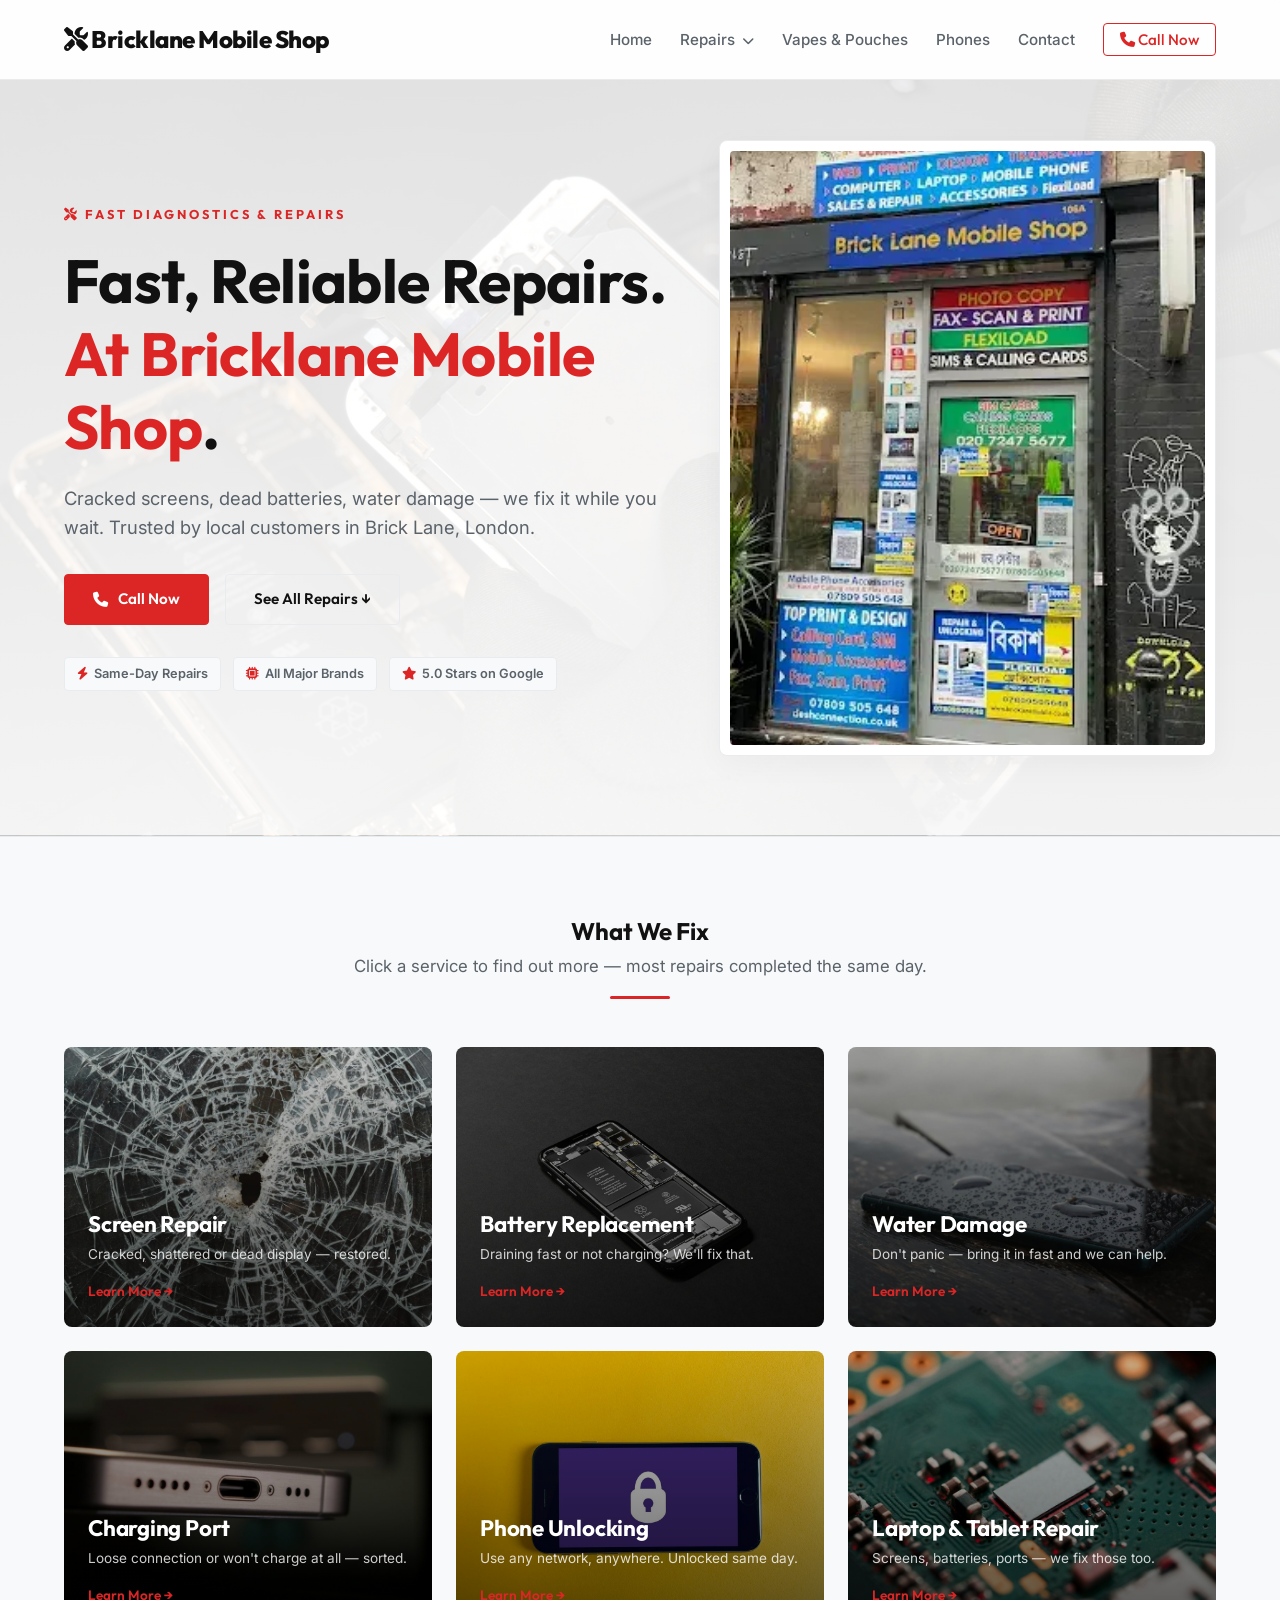
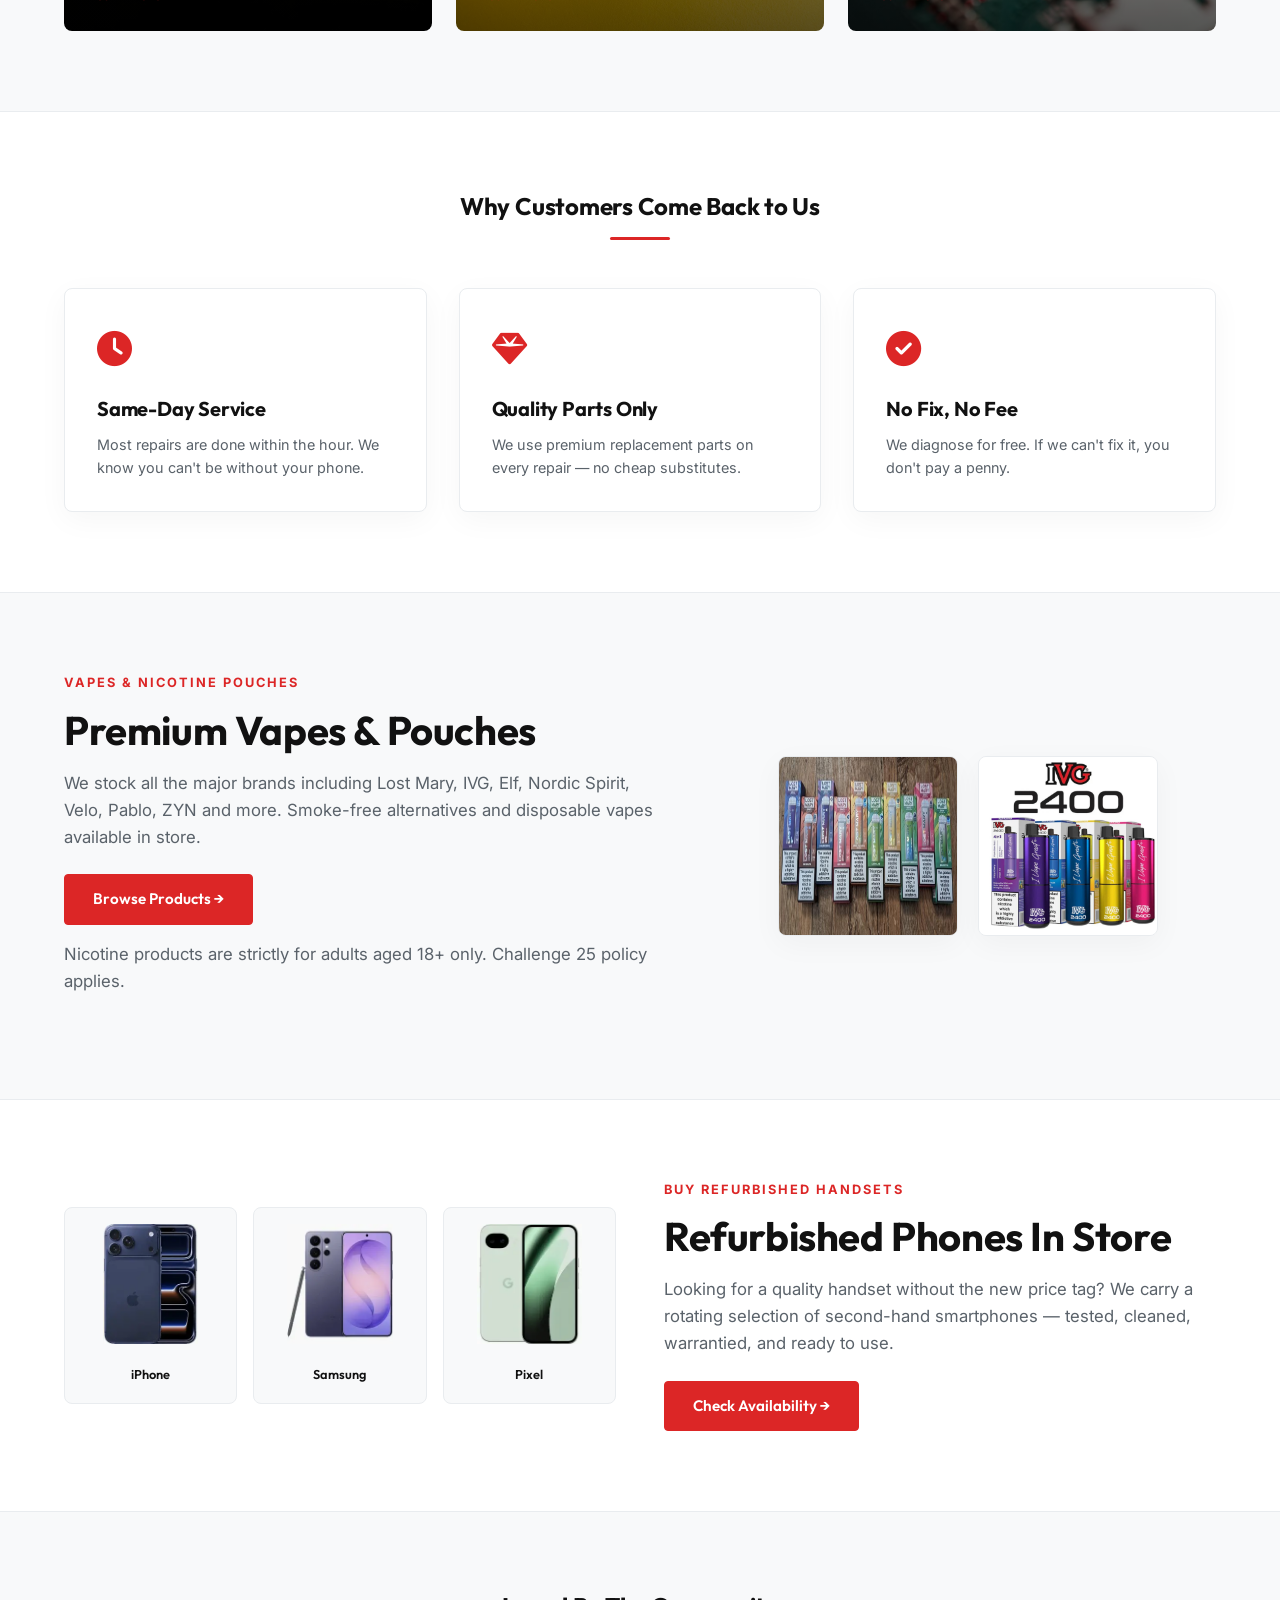
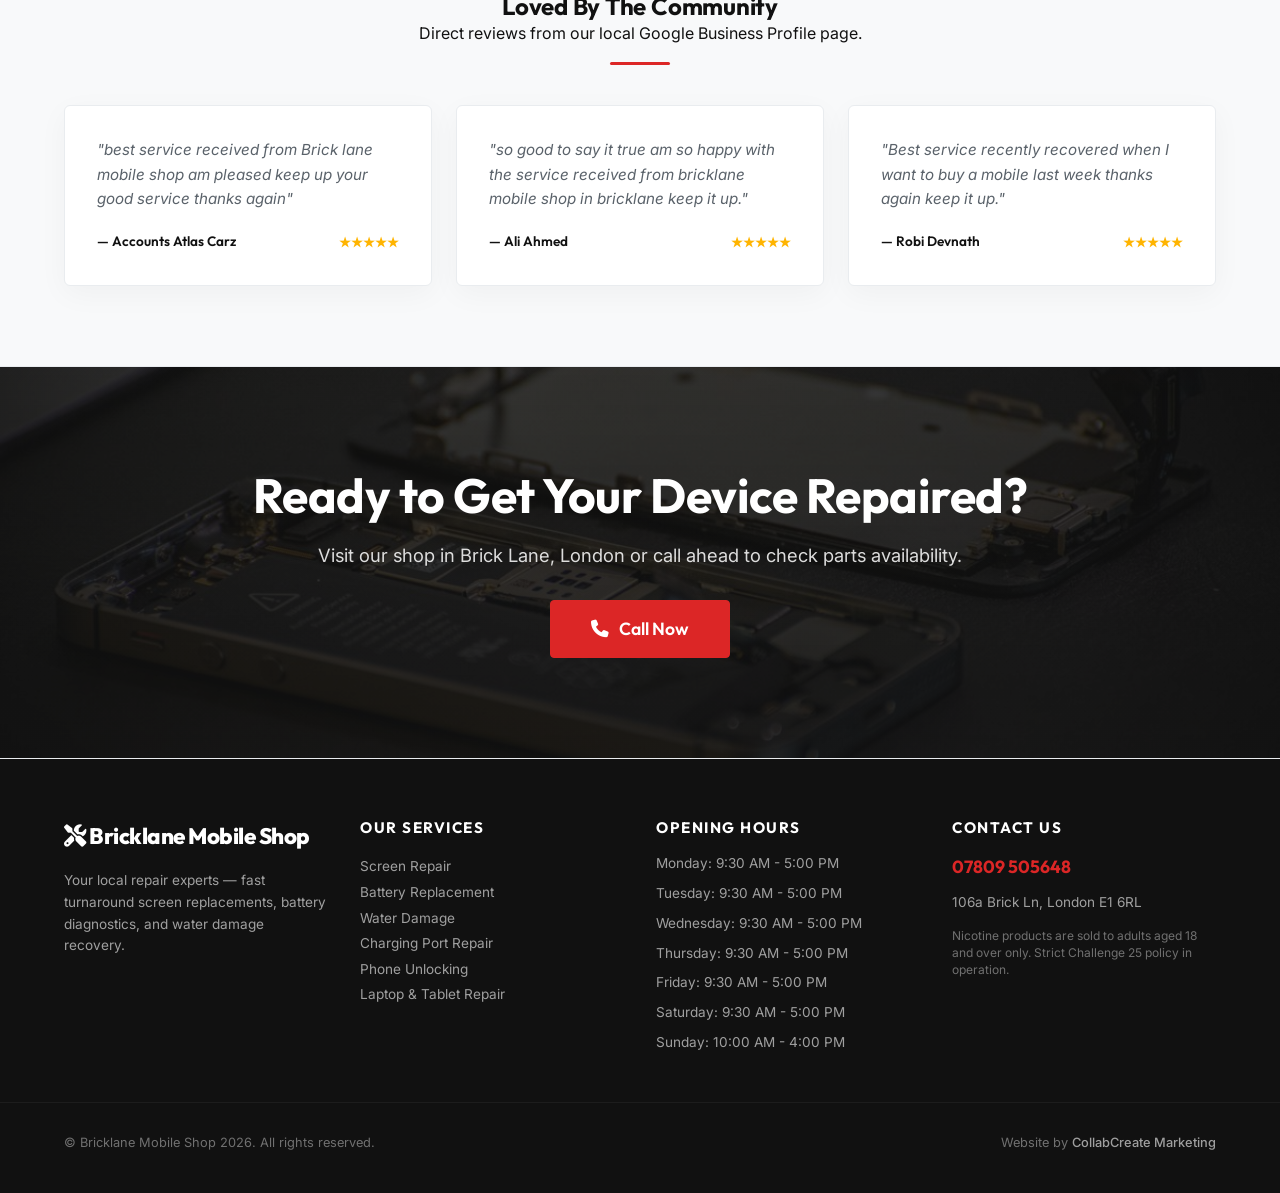
<file: index.html>
<!DOCTYPE html>
<html lang="en">
<head>
    <meta charset="UTF-8">
    <meta name="viewport" content="width=device-width, initial-scale=1.0">
    <title>Home | Bricklane Mobile Shop Brick Lane, London</title>
    <link rel="stylesheet" href="styles.css">
    <link href="https://fonts.googleapis.com/css2?family=Inter:wght@300;400;500;600;700&family=Outfit:wght@400;500;600;700;800&display=swap" rel="stylesheet">
    <link rel="stylesheet" href="https://cdnjs.cloudflare.com/ajax/libs/font-awesome/6.4.0/css/all.min.css">
    
    <!-- Open Graph Metadata -->
    <meta property="og:title" content="Home | Bricklane Mobile Shop Brick Lane, London">
    <meta property="og:description" content="Fast, premium screen repairs, battery replacements, water damage recovery, vapes, pouches, and refurbished phones in Brick Lane, London.">
    <meta property="og:image" content="https://mowleed2000.github.io/Bricklane-mobile-shop/storefront.webp">
    <meta property="og:url" content="https://mowleed2000.github.io/Bricklane-mobile-shop/index.html">
    <meta property="og:type" content="website">

    <!-- Microsoft Clarity Tracking Code -->
    <script type="text/javascript">
        (function(c,l,a,r,i,t,y){
            c[a]=c[a]||function(){(c[a].q=c[a].q||[]).push(arguments)};
            t=l.createElement(r);t.async=1;t.src="https://www.clarity.ms/tag/"+i;
            y=l.getElementsByTagName(r)[0];y.parentNode.insertBefore(t,y);
        })(window, document, "clarity", "script", "x1smlah9oa");
    </script>
</head>
<body>

    <nav class="navbar">
        <div class="container nav-container">
            <a href="index.html" class="logo"><i class="fa-solid fa-screwdriver-wrench"></i> Bricklane Mobile Shop</a>
            <ul class="nav-links" id="navLinks">
                <li><a href="index.html">Home</a></li>
                <li class="dropdown">
                    <a href="#" class="dropdown-trigger">Repairs <i class="fa-solid fa-chevron-down" style="font-size:0.75rem; margin-left:3px;"></i></a>
                    <ul class="dropdown-menu">
                        <li><a href="screen-repair.html">Screen Repair</a></li>
                        <li><a href="battery-replacement.html">Battery Replacement</a></li>
                        <li><a href="water-damage.html">Water Damage</a></li>
                        <li><a href="charging-port.html">Charging Port Repair</a></li>
                        <li><a href="phone-unlocking.html">Phone Unlocking</a></li>
                        <li><a href="laptop-tablet.html">Laptop &amp; Tablet Repair</a></li>
                    </ul>
                </li>
                <li><a href="vapes-pouches.html">Vapes &amp; Pouches</a></li>
                <li><a href="phones-in-store.html">Phones</a></li>
                <li><a href="contact.html">Contact</a></li>
                
                <li><a href="tel:07809505648" class="btn-nav-cta"><i class="fa-solid fa-phone"></i> Call Now</a></li>
            </ul>
            <div class="hamburger" id="hamburger"><i class="fa-solid fa-bars"></i></div>
        </div>
    </nav>

    <!-- Hero Section -->
    <section class="hero" style="background-image: linear-gradient(rgba(255, 255, 255, 0.85), rgba(255, 255, 255, 0.95)), url('repair-hero.jpg');">
        <div class="container hero-grid">
            <div class="hero-content reveal">
                <span class="eyebrow"><i class="fa-solid fa-screwdriver-wrench"></i> Fast Diagnostics &amp; Repairs</span>
                <h1>Fast, Reliable Repairs. <br><span class="primary-text">At Bricklane Mobile Shop</span>.</h1>
                <p class="hero-tagline">Cracked screens, dead batteries, water damage — we fix it while you wait. Trusted by local customers in Brick Lane, London.</p>
                <div class="hero-btns">
                    <a href="tel:07809505648" class="btn btn-primary"><i class="fa-solid fa-phone"></i> Call Now</a>
                    <a href="#services" class="btn btn-outline">See All Repairs &darr;</a>
                </div>
                <div class="walk-ins-tag">
                    <span class="badge"><i class="fa-solid fa-bolt"></i> Same-Day Repairs</span>
                    <span class="badge"><i class="fa-solid fa-microchip"></i> All Major Brands</span>
                    <span class="badge"><i class="fa-solid fa-star"></i> 5.0 Stars on Google</span>
                </div>
            </div>
            <div class="hero-image-wrapper reveal">
                <div class="hero-image-frame" onclick="openLightbox('storefront.webp', 'Bricklane Mobile Shop storefront in Brick Lane, London')">
                    <img src="storefront.webp" alt="Bricklane Mobile Shop Storefront" class="hero-image">
                    <div class="frame-overlay">
                        <i class="fa-solid fa-magnifying-glass-plus"></i>
                        <span>View Storefront</span>
                    </div>
                </div>
            </div>
        </div>
    </section>

    <!-- Services Section -->
    <section class="services" id="services">
        <div class="container">
            <div class="section-header text-center reveal">
                <h2>What We Fix</h2>
                <p class="subheading">Click a service to find out more — most repairs completed the same day.</p>
                <div class="accent-divider"></div>
            </div>
            <div class="services-grid reveal">
                <!-- Screen Repair -->
                <a href="screen-repair.html" class="service-card-link">
                    <div class="service-card" style="background-image: linear-gradient(rgba(0, 0, 0, 0.2), rgba(0, 0, 0, 0.65)), url('cracked-screen.jpg');">
                        <div class="card-content">
                            <h3>Screen Repair</h3>
                            <p>Cracked, shattered or dead display — restored.</p>
                            <span class="learn-more">Learn More &rarr;</span>
                        </div>
                    </div>
                </a>
                <!-- Battery Replacement -->
                <a href="battery-replacement.html" class="service-card-link">
                    <div class="service-card" style="background-image: linear-gradient(rgba(0, 0, 0, 0.2), rgba(0, 0, 0, 0.65)), url('battery-repair.jpg');">
                        <div class="card-content">
                            <h3>Battery Replacement</h3>
                            <p>Draining fast or not charging? We'll fix that.</p>
                            <span class="learn-more">Learn More &rarr;</span>
                        </div>
                    </div>
                </a>
                <!-- Water Damage -->
                <a href="water-damage.html" class="service-card-link">
                    <div class="service-card" style="background-image: linear-gradient(rgba(0, 0, 0, 0.2), rgba(0, 0, 0, 0.65)), url('water-damage.jpg');">
                        <div class="card-content">
                            <h3>Water Damage</h3>
                            <p>Don't panic — bring it in fast and we can help.</p>
                            <span class="learn-more">Learn More &rarr;</span>
                        </div>
                    </div>
                </a>
                <!-- Charging Port -->
                <a href="charging-port.html" class="service-card-link">
                    <div class="service-card" style="background-image: linear-gradient(rgba(0, 0, 0, 0.2), rgba(0, 0, 0, 0.65)), url('charging-port.jpg');">
                        <div class="card-content">
                            <h3>Charging Port</h3>
                            <p>Loose connection or won't charge at all — sorted.</p>
                            <span class="learn-more">Learn More &rarr;</span>
                        </div>
                    </div>
                </a>
                <!-- Phone Unlocking -->
                <a href="phone-unlocking.html" class="service-card-link">
                    <div class="service-card" style="background-image: linear-gradient(rgba(0, 0, 0, 0.2), rgba(0, 0, 0, 0.65)), url('unlock-phone.jpg');">
                        <div class="card-content">
                            <h3>Phone Unlocking</h3>
                            <p>Use any network, anywhere. Unlocked same day.</p>
                            <span class="learn-more">Learn More &rarr;</span>
                        </div>
                    </div>
                </a>
                <!-- Laptop & Tablet Repair -->
                <a href="laptop-tablet.html" class="service-card-link">
                    <div class="service-card" style="background-image: linear-gradient(rgba(0, 0, 0, 0.2), rgba(0, 0, 0, 0.65)), url('circuit-board.jpg');">
                        <div class="card-content">
                            <h3>Laptop &amp; Tablet Repair</h3>
                            <p>Screens, batteries, ports — we fix those too.</p>
                            <span class="learn-more">Learn More &rarr;</span>
                        </div>
                    </div>
                </a>
            </div>
        </div>
    </section>

    <!-- Why Us Section -->
    <section class="why-us">
        <div class="container">
            <div class="section-header text-center reveal">
                <h2>Why Customers Come Back to Us</h2>
                <div class="accent-divider"></div>
            </div>
            
            <div class="why-us-grid reveal">
                <div class="why-card">
                    <div class="why-icon"><i class="fa-solid fa-clock"></i></div>
                    <h3>Same-Day Service</h3>
                    <p>Most repairs are done within the hour. We know you can't be without your phone.</p>
                </div>
                <div class="why-card">
                    <div class="why-icon"><i class="fa-solid fa-gem"></i></div>
                    <h3>Quality Parts Only</h3>
                    <p>We use premium replacement parts on every repair — no cheap substitutes.</p>
                </div>
                <div class="why-card">
                    <div class="why-icon"><i class="fa-solid fa-circle-check"></i></div>
                    <h3>No Fix, No Fee</h3>
                    <p>We diagnose for free. If we can't fix it, you don't pay a penny.</p>
                </div>
            </div>
        </div>
    </section>

    <!-- Vapes Teaser -->
    <section class="vapes-teaser">
        <div class="container vapes-teaser-grid">
            <div class="vapes-teaser-content reveal">
                <span class="eyebrow" style="color: var(--primary); font-weight: 700; text-transform: uppercase; letter-spacing: 2px; font-size: 0.8rem; margin-bottom: 12px; display: block;">Vapes &amp; Nicotine Pouches</span>
                <h2>Premium Vapes &amp; Pouches</h2>
                <p>We stock all the major brands including Lost Mary, IVG, Elf, Nordic Spirit, Velo, Pablo, ZYN and more. Smoke-free alternatives and disposable vapes available in store.</p>
                <a href="vapes-pouches.html" class="btn btn-primary">Browse Products &rarr;</a>
                <p class="disclaimer-text">Nicotine products are strictly for adults aged 18+ only. Challenge 25 policy applies.</p>
            </div>
            <div class="vape-brand-anchors reveal">
                <img src="Lost Mary reuse.jpg" alt="Lost Mary" class="teaser-brand-img">
                <img src="IVG Reuse 1.jpg" alt="IVG" class="teaser-brand-img">
            </div>
        </div>
    </section>

    <!-- Refurbished Phones Teaser -->
    <section class="phones-teaser">
        <div class="container phones-teaser-grid">
            <div class="phone-anchors-grid reveal">
                <div class="phone-item-card"><img src="Iphone 17 pro max.webp" alt="iPhone"><span>iPhone</span></div>
                <div class="phone-item-card"><img src="Samsung s26 ultra.webp" alt="Samsung"><span>Samsung</span></div>
                <div class="phone-item-card"><img src="Google Pixel 10a.webp" alt="Pixel"><span>Pixel</span></div>
            </div>
            <div class="phones-teaser-content reveal">
                <span class="eyebrow" style="color: var(--primary); font-weight: 700; text-transform: uppercase; letter-spacing: 2px; font-size: 0.8rem; margin-bottom: 12px; display: block;">Buy Refurbished Handsets</span>
                <h2>Refurbished Phones In Store</h2>
                <p>Looking for a quality handset without the new price tag? We carry a rotating selection of second-hand smartphones — tested, cleaned, warrantied, and ready to use.</p>
                <a href="phones-in-store.html" class="btn btn-primary">Check Availability &rarr;</a>
            </div>
        </div>
    </section>

    <!-- Reviews Section -->
    <section class="reviews">
        <div class="container">
            <div class="section-header text-center reveal">
                <h2>Loved By The Community</h2>
                <p class="subheading">Direct reviews from our local Google Business Profile page.</p>
                <div class="accent-divider"></div>
            </div>
            <div class="reviews-grid reveal">
                
                <div class="review-card">
                    <p class="review-text">"best service received from Brick lane mobile shop am pleased keep up your good service thanks again"</p>
                    <div class="review-author">
                        <span>— Accounts Atlas Carz</span>
                        <span class="stars">★★★★★</span>
                    </div>
                </div>
    
                <div class="review-card">
                    <p class="review-text">"so good to say it true am so happy with the service received from bricklane mobile shop in bricklane keep it up."</p>
                    <div class="review-author">
                        <span>— Ali Ahmed</span>
                        <span class="stars">★★★★★</span>
                    </div>
                </div>
    
                <div class="review-card">
                    <p class="review-text">"Best service recently recovered when I want to buy a mobile last week thanks again keep it up."</p>
                    <div class="review-author">
                        <span>— Robi Devnath</span>
                        <span class="stars">★★★★★</span>
                    </div>
                </div>
    
            </div>
        </div>
    </section>

    <!-- Final CTA -->
    <section class="final-cta text-center reveal" style="background-image: linear-gradient(rgba(17, 17, 17, 0.8), rgba(17, 17, 17, 0.9)), url('technician.jpg'); background-size: cover; background-position: center; color: #ffffff;">
        <div class="container">
            <h2>Ready to Get Your Device Repaired?</h2>
            <p>Visit our shop in Brick Lane, London or call ahead to check parts availability.</p>
            <a href="tel:07809505648" class="btn btn-primary btn-large"><i class="fa-solid fa-phone"></i> Call Now</a>
        </div>
    </section>

    <!-- Lightbox Modal -->
    <div id="lightboxModal" class="lightbox">
        <span class="lightbox-close" onclick="closeLightbox()">&times;</span>
        <img class="lightbox-content" id="lightboxImg">
        <div id="lightboxCaption" class="lightbox-caption"></div>
    </div>

    <footer class="footer">
        <div class="container footer-grid">
            <div class="footer-brand">
                <a href="index.html" class="footer-logo"><i class="fa-solid fa-screwdriver-wrench"></i> Bricklane Mobile Shop</a>
                <p style="margin-top: 15px; font-size: 0.85rem; line-height: 1.6; color: rgba(255, 255, 255, 0.6);">Your local repair experts — fast turnaround screen replacements, battery diagnostics, and water damage recovery.</p>
                
            </div>
            <div class="footer-links">
                <h4>Our Services</h4>
                <p><a href="screen-repair.html">Screen Repair</a></p>
                <p><a href="battery-replacement.html">Battery Replacement</a></p>
                <p><a href="water-damage.html">Water Damage</a></p>
                <p><a href="charging-port.html">Charging Port Repair</a></p>
                <p><a href="phone-unlocking.html">Phone Unlocking</a></p>
                <p><a href="laptop-tablet.html">Laptop &amp; Tablet Repair</a></p>
            </div>
            <div class="footer-hours">
                <h4>Opening Hours</h4>
                <ul>
                    <li>Monday: 9:30 AM - 5:00 PM</li><li>Tuesday: 9:30 AM - 5:00 PM</li><li>Wednesday: 9:30 AM - 5:00 PM</li><li>Thursday: 9:30 AM - 5:00 PM</li><li>Friday: 9:30 AM - 5:00 PM</li><li>Saturday: 9:30 AM - 5:00 PM</li><li>Sunday: 10:00 AM - 4:00 PM</li>
                </ul>
            </div>
            <div class="footer-contact">
                <h4>Contact Us</h4>
                <p class="phone-num"><a href="tel:07809505648">07809 505648</a></p>
                <p style="margin-top: 10px; font-size: 0.85rem; color: rgba(255, 255, 255, 0.6);">106a Brick Ln, London E1 6RL</p>
                <p style="margin-top: 15px; font-size: 0.75rem; color: rgba(255, 255, 255, 0.4); line-height: 1.4;">
                    Nicotine products are sold to adults aged 18 and over only. Strict Challenge 25 policy in operation.
                </p>
            </div>
        </div>
        <div class="footer-bottom">
            <div class="container" style="display: flex; justify-content: space-between; flex-wrap: wrap; gap: 10px; width: 100%;">
                <p>&copy; Bricklane Mobile Shop 2026. All rights reserved.</p>
                <p class="agency-credit">Website by <a href="https://collabcreate.co.uk" target="_blank">CollabCreate Marketing</a></p>
            </div>
        </div>
    </footer>
    <script src="script.js"></script>
</body>
</html>
</file>
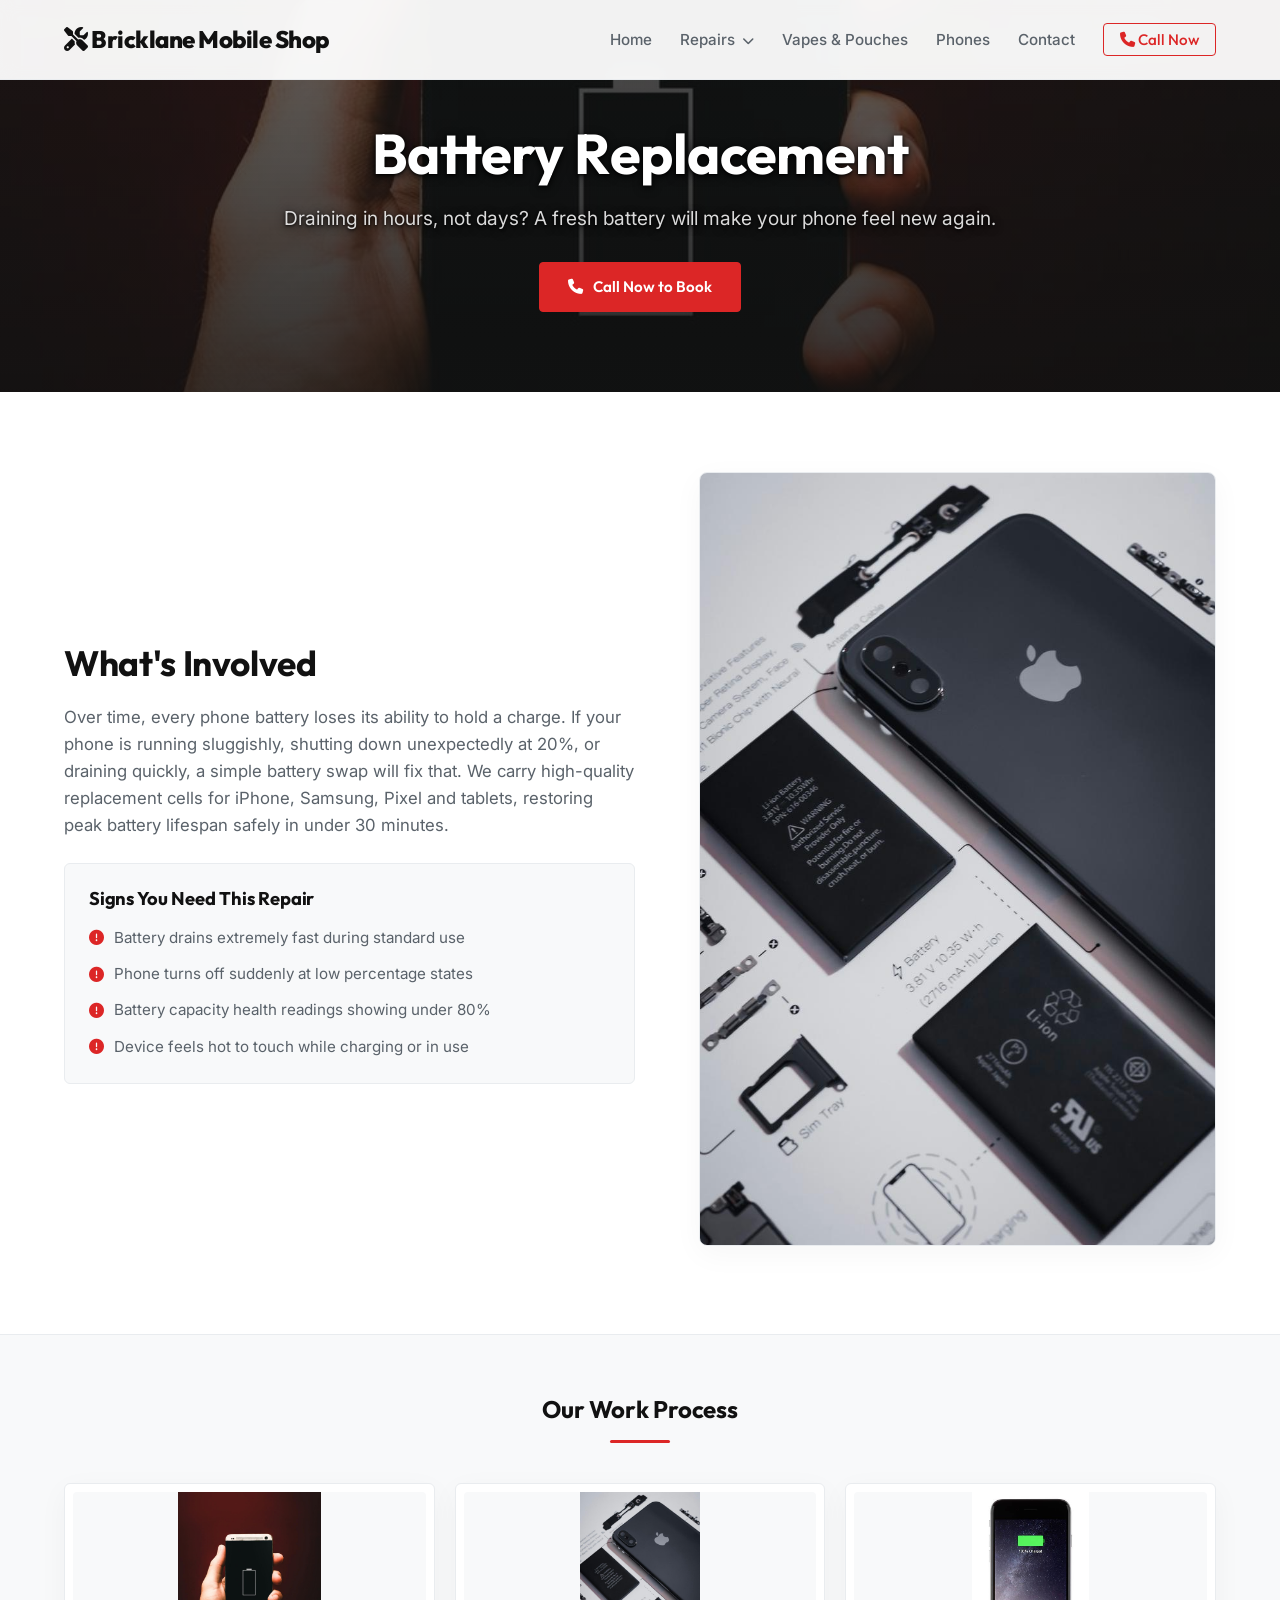
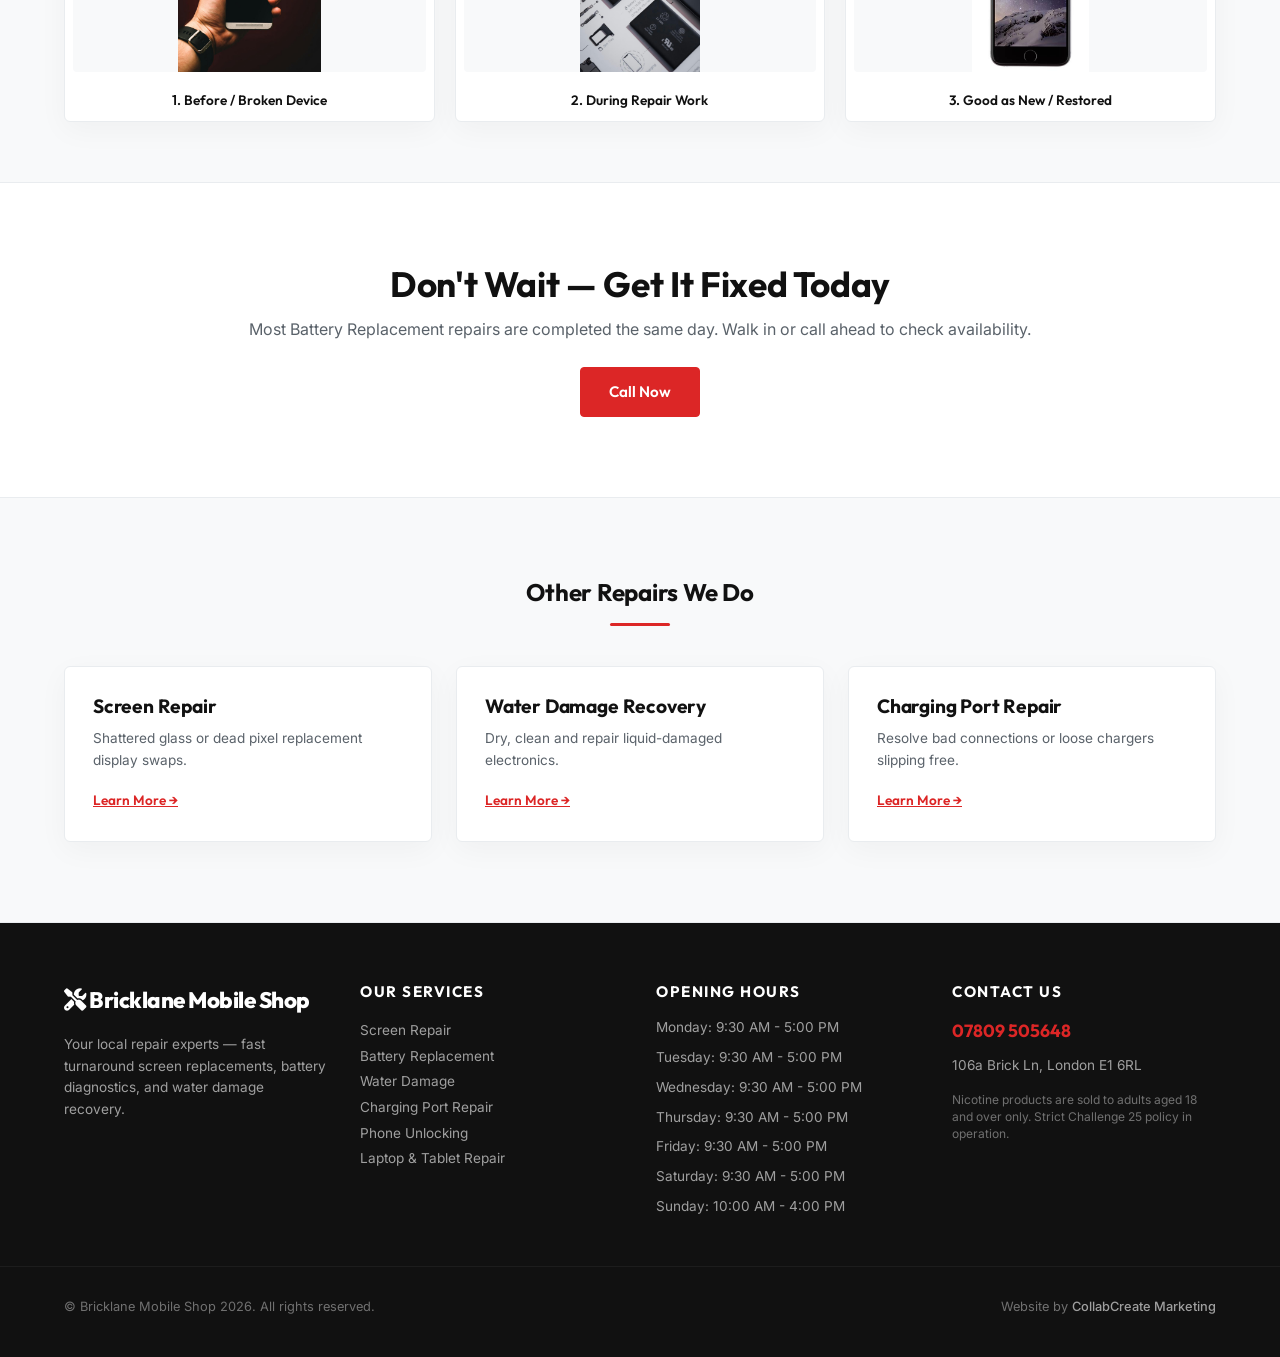
<file: battery-replacement.html>
<!DOCTYPE html>
<html lang="en">
<head>
    <meta charset="UTF-8">
    <meta name="viewport" content="width=device-width, initial-scale=1.0">
    <title>Battery Replacement Repairs | Bricklane Mobile Shop Brick Lane, London</title>
    <link rel="stylesheet" href="styles.css">
    <link href="https://fonts.googleapis.com/css2?family=Inter:wght@300;400;500;600;700&family=Outfit:wght@400;500;600;700;800&display=swap" rel="stylesheet">
    <link rel="stylesheet" href="https://cdnjs.cloudflare.com/ajax/libs/font-awesome/6.4.0/css/all.min.css">
    
    <!-- Open Graph Metadata -->
    <meta property="og:title" content="Battery Replacement Repairs | Bricklane Mobile Shop Brick Lane, London">
    <meta property="og:description" content="Fast, premium screen repairs, battery replacements, water damage recovery, vapes, pouches, and refurbished phones in Brick Lane, London.">
    <meta property="og:image" content="https://mowleed2000.github.io/Bricklane-mobile-shop/storefront.webp">
    <meta property="og:url" content="https://mowleed2000.github.io/Bricklane-mobile-shop/battery-replacement.html">
    <meta property="og:type" content="website">

    <!-- Microsoft Clarity Tracking Code -->
    <script type="text/javascript">
        (function(c,l,a,r,i,t,y){
            c[a]=c[a]||function(){(c[a].q=c[a].q||[]).push(arguments)};
            t=l.createElement(r);t.async=1;t.src="https://www.clarity.ms/tag/"+i;
            y=l.getElementsByTagName(r)[0];y.parentNode.insertBefore(t,y);
        })(window, document, "clarity", "script", "x1smlah9oa");
    </script>
</head>
<body>

    <nav class="navbar">
        <div class="container nav-container">
            <a href="index.html" class="logo"><i class="fa-solid fa-screwdriver-wrench"></i> Bricklane Mobile Shop</a>
            <ul class="nav-links" id="navLinks">
                <li><a href="index.html">Home</a></li>
                <li class="dropdown">
                    <a href="#" class="dropdown-trigger">Repairs <i class="fa-solid fa-chevron-down" style="font-size:0.75rem; margin-left:3px;"></i></a>
                    <ul class="dropdown-menu">
                        <li><a href="screen-repair.html">Screen Repair</a></li>
                        <li><a href="battery-replacement.html">Battery Replacement</a></li>
                        <li><a href="water-damage.html">Water Damage</a></li>
                        <li><a href="charging-port.html">Charging Port Repair</a></li>
                        <li><a href="phone-unlocking.html">Phone Unlocking</a></li>
                        <li><a href="laptop-tablet.html">Laptop &amp; Tablet Repair</a></li>
                    </ul>
                </li>
                <li><a href="vapes-pouches.html">Vapes &amp; Pouches</a></li>
                <li><a href="phones-in-store.html">Phones</a></li>
                <li><a href="contact.html">Contact</a></li>
                
                <li><a href="tel:07809505648" class="btn-nav-cta"><i class="fa-solid fa-phone"></i> Call Now</a></li>
            </ul>
            <div class="hamburger" id="hamburger"><i class="fa-solid fa-bars"></i></div>
        </div>
    </nav>

            <section class="service-hero" style="background-image: linear-gradient(rgba(17, 17, 17, 0.65), rgba(17, 17, 17, 0.85)), url('Battery Replacment page 1.jpg');">
                <div class="container text-center reveal">
                    <h1>Battery Replacement</h1>
                    <p>Draining in hours, not days? A fresh battery will make your phone feel new again.</p>
                    <a href="tel:07809505648" class="btn btn-primary"><i class="fa-solid fa-phone"></i> Call Now to Book</a>
                </div>
            </section>

            <section class="service-details">
                <div class="container details-grid">
                    <div class="details-text reveal">
                        <h2>What's Involved</h2>
                        <p>Over time, every phone battery loses its ability to hold a charge. If your phone is running sluggishly, shutting down unexpectedly at 20%, or draining quickly, a simple battery swap will fix that. We carry high-quality replacement cells for iPhone, Samsung, Pixel and tablets, restoring peak battery lifespan safely in under 30 minutes.</p>
                        
                        <div class="symptoms-box">
                            <h3>Signs You Need This Repair</h3>
                            <ul class="symptoms-list">
                                <li><i class='fa-solid fa-circle-exclamation'></i> Battery drains extremely fast during standard use</li><li><i class='fa-solid fa-circle-exclamation'></i> Phone turns off suddenly at low percentage states</li><li><i class='fa-solid fa-circle-exclamation'></i> Battery capacity health readings showing under 80%</li><li><i class='fa-solid fa-circle-exclamation'></i> Device feels hot to touch while charging or in use</li>
                            </ul>
                        </div>
                    </div>
                    <div class="details-image reveal">
                        <img src="Battery replacment page 2.jpg" alt="Technician working on device" class="in-process-img">
                    </div>
                </div>
            </section>

            <section class="service-gallery">
                <div class="container">
                    <div class="section-header text-center reveal">
                        <h2>Our Work Process</h2>
                        <div class="accent-divider"></div>
                    </div>
                    <div class="gallery-row battery-gallery reveal">
                        <div class="gallery-item-wrapper" onclick="openLightbox('Battery Replacment page 1.jpg', 'Before / Broken Device')">
                            <img src="Battery Replacment page 1.jpg" alt="Before repair">
                            <span>1. Before / Broken Device</span>
                        </div>
                        <div class="gallery-item-wrapper" onclick="openLightbox('Battery replacment page 2.jpg', 'During Repair Work')">
                            <img src="Battery replacment page 2.jpg" alt="During repair">
                            <span>2. During Repair Work</span>
                        </div>
                        <div class="gallery-item-wrapper" onclick="openLightbox('Battery fixed 100 percent.jpg', 'Good as New / Restored')">
                            <img src="Battery fixed 100 percent.jpg" alt="After repair">
                            <span>3. Good as New / Restored</span>
                        </div>
                    </div>
                </div>
            </section>

            <section class="service-cta text-center reveal">
                <div class="container">
                    <h2>Don't Wait — Get It Fixed Today</h2>
                    <p>Most Battery Replacement repairs are completed the same day. Walk in or call ahead to check availability.</p>
                    <a href="tel:07809505648" class="btn btn-primary">Call Now</a>
                </div>
            </section>

            <section class="related-services">
                <div class="container">
                    <div class="section-header text-center reveal">
                        <h2>Other Repairs We Do</h2>
                        <div class="accent-divider"></div>
                    </div>
                    <div class="related-grid reveal">
                        
                <div class="related-card">
                    <h3>Screen Repair</h3>
                    <p>Shattered glass or dead pixel replacement display swaps.</p>
                    <a href="screen-repair.html" class="learn-more">Learn More &rarr;</a>
                </div>
        
                <div class="related-card">
                    <h3>Water Damage Recovery</h3>
                    <p>Dry, clean and repair liquid-damaged electronics.</p>
                    <a href="water-damage.html" class="learn-more">Learn More &rarr;</a>
                </div>
        
                <div class="related-card">
                    <h3>Charging Port Repair</h3>
                    <p>Resolve bad connections or loose chargers slipping free.</p>
                    <a href="charging-port.html" class="learn-more">Learn More &rarr;</a>
                </div>
        
                    </div>
                </div>
            </section>
        
    <!-- Lightbox Modal -->
    <div id="lightboxModal" class="lightbox">
        <span class="lightbox-close" onclick="closeLightbox()">&times;</span>
        <img class="lightbox-content" id="lightboxImg">
        <div id="lightboxCaption" class="lightbox-caption"></div>
    </div>

    <footer class="footer">
        <div class="container footer-grid">
            <div class="footer-brand">
                <a href="index.html" class="footer-logo"><i class="fa-solid fa-screwdriver-wrench"></i> Bricklane Mobile Shop</a>
                <p style="margin-top: 15px; font-size: 0.85rem; line-height: 1.6; color: rgba(255, 255, 255, 0.6);">Your local repair experts — fast turnaround screen replacements, battery diagnostics, and water damage recovery.</p>
                
            </div>
            <div class="footer-links">
                <h4>Our Services</h4>
                <p><a href="screen-repair.html">Screen Repair</a></p>
                <p><a href="battery-replacement.html">Battery Replacement</a></p>
                <p><a href="water-damage.html">Water Damage</a></p>
                <p><a href="charging-port.html">Charging Port Repair</a></p>
                <p><a href="phone-unlocking.html">Phone Unlocking</a></p>
                <p><a href="laptop-tablet.html">Laptop &amp; Tablet Repair</a></p>
            </div>
            <div class="footer-hours">
                <h4>Opening Hours</h4>
                <ul>
                    <li>Monday: 9:30 AM - 5:00 PM</li><li>Tuesday: 9:30 AM - 5:00 PM</li><li>Wednesday: 9:30 AM - 5:00 PM</li><li>Thursday: 9:30 AM - 5:00 PM</li><li>Friday: 9:30 AM - 5:00 PM</li><li>Saturday: 9:30 AM - 5:00 PM</li><li>Sunday: 10:00 AM - 4:00 PM</li>
                </ul>
            </div>
            <div class="footer-contact">
                <h4>Contact Us</h4>
                <p class="phone-num"><a href="tel:07809505648">07809 505648</a></p>
                <p style="margin-top: 10px; font-size: 0.85rem; color: rgba(255, 255, 255, 0.6);">106a Brick Ln, London E1 6RL</p>
                <p style="margin-top: 15px; font-size: 0.75rem; color: rgba(255, 255, 255, 0.4); line-height: 1.4;">
                    Nicotine products are sold to adults aged 18 and over only. Strict Challenge 25 policy in operation.
                </p>
            </div>
        </div>
        <div class="footer-bottom">
            <div class="container" style="display: flex; justify-content: space-between; flex-wrap: wrap; gap: 10px; width: 100%;">
                <p>&copy; Bricklane Mobile Shop 2026. All rights reserved.</p>
                <p class="agency-credit">Website by <a href="https://collabcreate.co.uk" target="_blank">CollabCreate Marketing</a></p>
            </div>
        </div>
    </footer>
    <script src="script.js"></script>
</body>
</html>
</file>
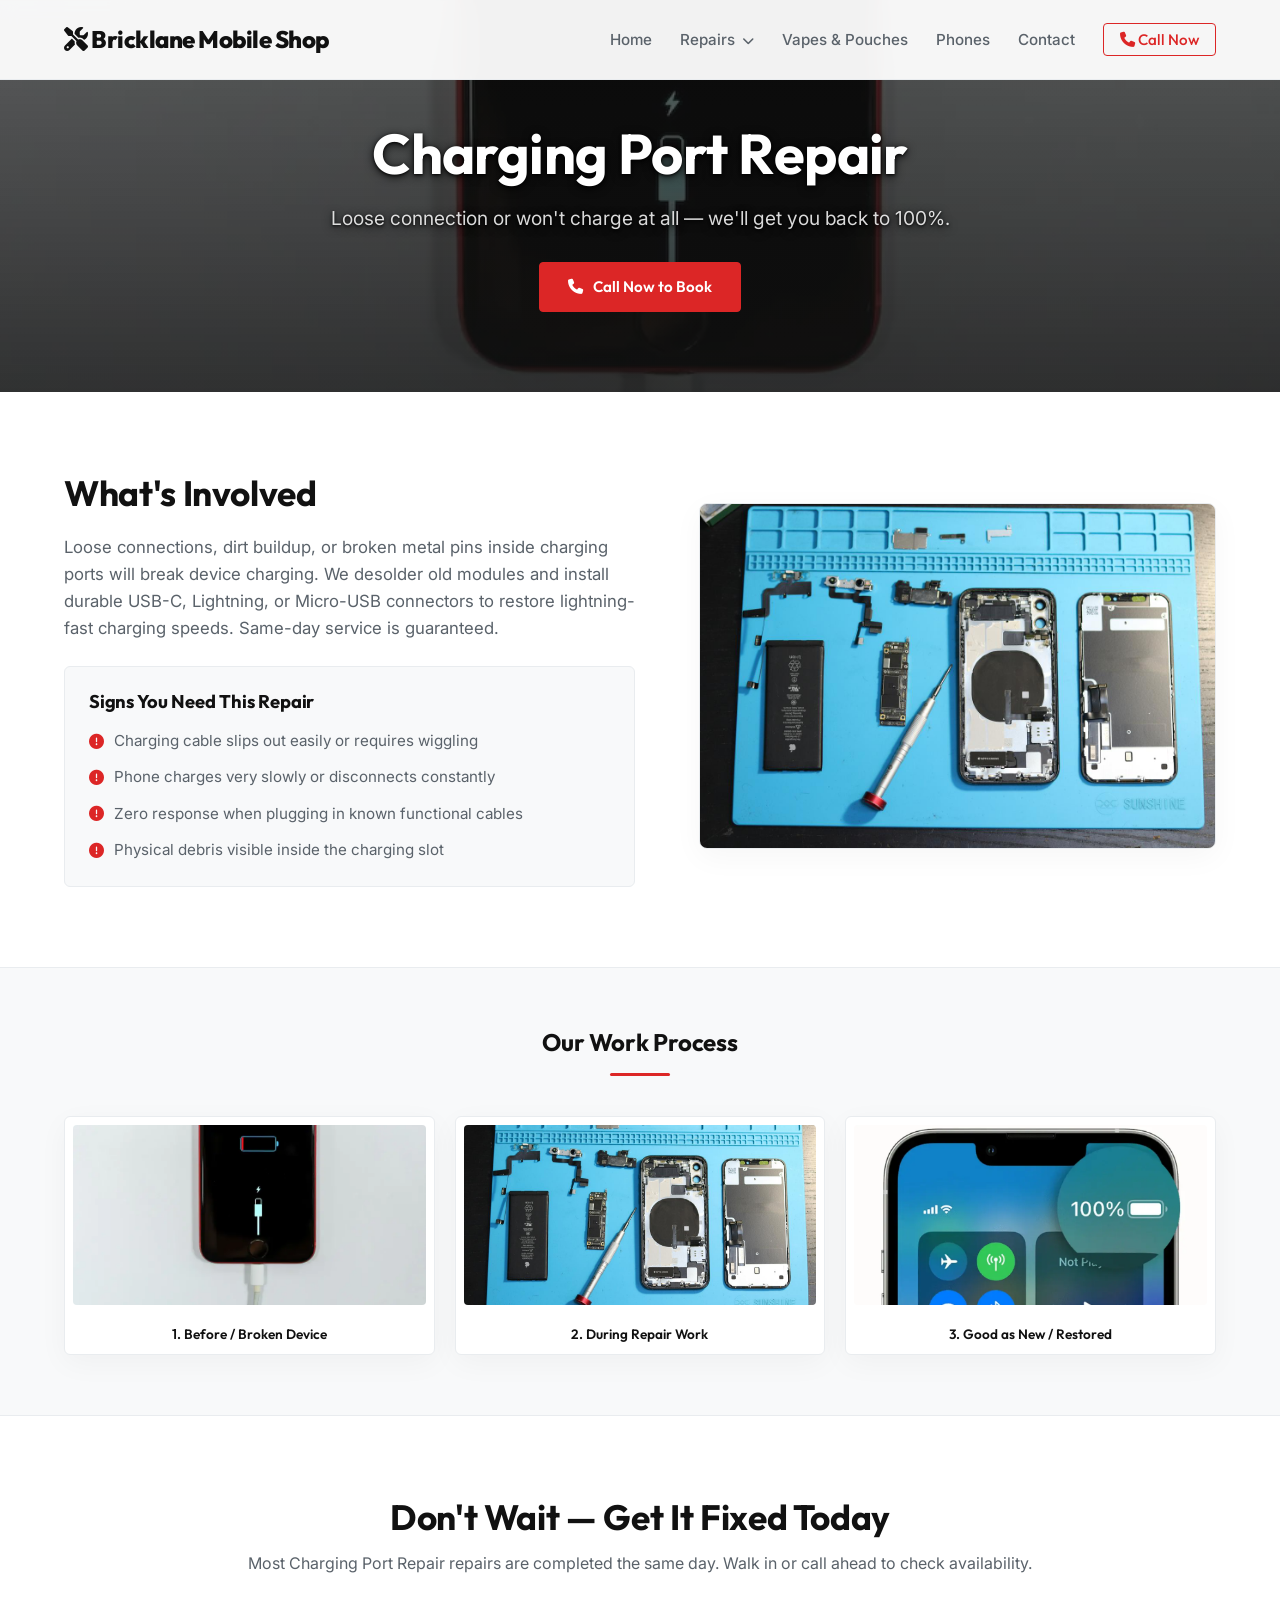
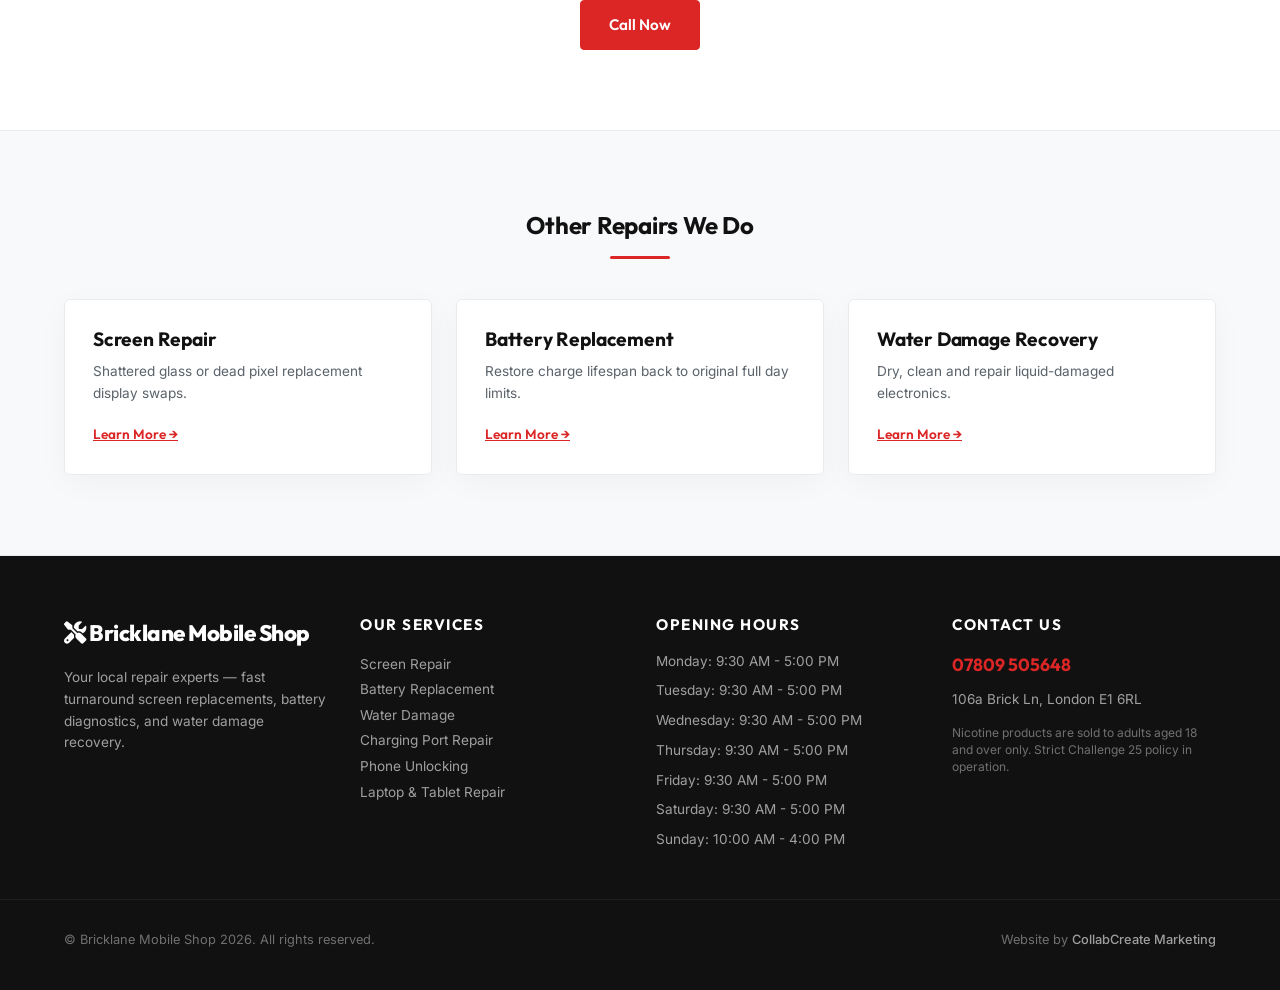
<file: charging-port.html>
<!DOCTYPE html>
<html lang="en">
<head>
    <meta charset="UTF-8">
    <meta name="viewport" content="width=device-width, initial-scale=1.0">
    <title>Charging Port Repair Repairs | Bricklane Mobile Shop Brick Lane, London</title>
    <link rel="stylesheet" href="styles.css">
    <link href="https://fonts.googleapis.com/css2?family=Inter:wght@300;400;500;600;700&family=Outfit:wght@400;500;600;700;800&display=swap" rel="stylesheet">
    <link rel="stylesheet" href="https://cdnjs.cloudflare.com/ajax/libs/font-awesome/6.4.0/css/all.min.css">
    
    <!-- Open Graph Metadata -->
    <meta property="og:title" content="Charging Port Repair Repairs | Bricklane Mobile Shop Brick Lane, London">
    <meta property="og:description" content="Fast, premium screen repairs, battery replacements, water damage recovery, vapes, pouches, and refurbished phones in Brick Lane, London.">
    <meta property="og:image" content="https://mowleed2000.github.io/Bricklane-mobile-shop/storefront.webp">
    <meta property="og:url" content="https://mowleed2000.github.io/Bricklane-mobile-shop/charging-port.html">
    <meta property="og:type" content="website">

    <!-- Microsoft Clarity Tracking Code -->
    <script type="text/javascript">
        (function(c,l,a,r,i,t,y){
            c[a]=c[a]||function(){(c[a].q=c[a].q||[]).push(arguments)};
            t=l.createElement(r);t.async=1;t.src="https://www.clarity.ms/tag/"+i;
            y=l.getElementsByTagName(r)[0];y.parentNode.insertBefore(t,y);
        })(window, document, "clarity", "script", "x1smlah9oa");
    </script>
</head>
<body>

    <nav class="navbar">
        <div class="container nav-container">
            <a href="index.html" class="logo"><i class="fa-solid fa-screwdriver-wrench"></i> Bricklane Mobile Shop</a>
            <ul class="nav-links" id="navLinks">
                <li><a href="index.html">Home</a></li>
                <li class="dropdown">
                    <a href="#" class="dropdown-trigger">Repairs <i class="fa-solid fa-chevron-down" style="font-size:0.75rem; margin-left:3px;"></i></a>
                    <ul class="dropdown-menu">
                        <li><a href="screen-repair.html">Screen Repair</a></li>
                        <li><a href="battery-replacement.html">Battery Replacement</a></li>
                        <li><a href="water-damage.html">Water Damage</a></li>
                        <li><a href="charging-port.html">Charging Port Repair</a></li>
                        <li><a href="phone-unlocking.html">Phone Unlocking</a></li>
                        <li><a href="laptop-tablet.html">Laptop &amp; Tablet Repair</a></li>
                    </ul>
                </li>
                <li><a href="vapes-pouches.html">Vapes &amp; Pouches</a></li>
                <li><a href="phones-in-store.html">Phones</a></li>
                <li><a href="contact.html">Contact</a></li>
                
                <li><a href="tel:07809505648" class="btn-nav-cta"><i class="fa-solid fa-phone"></i> Call Now</a></li>
            </ul>
            <div class="hamburger" id="hamburger"><i class="fa-solid fa-bars"></i></div>
        </div>
    </nav>

            <section class="service-hero" style="background-image: linear-gradient(rgba(17, 17, 17, 0.65), rgba(17, 17, 17, 0.85)), url('Charger port broken image 1.webp');">
                <div class="container text-center reveal">
                    <h1>Charging Port Repair</h1>
                    <p>Loose connection or won't charge at all — we'll get you back to 100%.</p>
                    <a href="tel:07809505648" class="btn btn-primary"><i class="fa-solid fa-phone"></i> Call Now to Book</a>
                </div>
            </section>

            <section class="service-details">
                <div class="container details-grid">
                    <div class="details-text reveal">
                        <h2>What's Involved</h2>
                        <p>Loose connections, dirt buildup, or broken metal pins inside charging ports will break device charging. We desolder old modules and install durable USB-C, Lightning, or Micro-USB connectors to restore lightning-fast charging speeds. Same-day service is guaranteed.</p>
                        
                        <div class="symptoms-box">
                            <h3>Signs You Need This Repair</h3>
                            <ul class="symptoms-list">
                                <li><i class='fa-solid fa-circle-exclamation'></i> Charging cable slips out easily or requires wiggling</li><li><i class='fa-solid fa-circle-exclamation'></i> Phone charges very slowly or disconnects constantly</li><li><i class='fa-solid fa-circle-exclamation'></i> Zero response when plugging in known functional cables</li><li><i class='fa-solid fa-circle-exclamation'></i> Physical debris visible inside the charging slot</li>
                            </ul>
                        </div>
                    </div>
                    <div class="details-image reveal">
                        <img src="Charger port being fixed.jpg" alt="Technician working on device" class="in-process-img">
                    </div>
                </div>
            </section>

            <section class="service-gallery">
                <div class="container">
                    <div class="section-header text-center reveal">
                        <h2>Our Work Process</h2>
                        <div class="accent-divider"></div>
                    </div>
                    <div class="gallery-row reveal">
                        <div class="gallery-item-wrapper" onclick="openLightbox('Charger port broken image 1.webp', 'Before / Broken Device')">
                            <img src="Charger port broken image 1.webp" alt="Before repair">
                            <span>1. Before / Broken Device</span>
                        </div>
                        <div class="gallery-item-wrapper" onclick="openLightbox('Charger port being fixed.jpg', 'During Repair Work')">
                            <img src="Charger port being fixed.jpg" alt="During repair">
                            <span>2. During Repair Work</span>
                        </div>
                        <div class="gallery-item-wrapper" onclick="openLightbox('Charger port fixed.webp', 'Good as New / Restored')">
                            <img src="Charger port fixed.webp" alt="After repair">
                            <span>3. Good as New / Restored</span>
                        </div>
                    </div>
                </div>
            </section>

            <section class="service-cta text-center reveal">
                <div class="container">
                    <h2>Don't Wait — Get It Fixed Today</h2>
                    <p>Most Charging Port Repair repairs are completed the same day. Walk in or call ahead to check availability.</p>
                    <a href="tel:07809505648" class="btn btn-primary">Call Now</a>
                </div>
            </section>

            <section class="related-services">
                <div class="container">
                    <div class="section-header text-center reveal">
                        <h2>Other Repairs We Do</h2>
                        <div class="accent-divider"></div>
                    </div>
                    <div class="related-grid reveal">
                        
                <div class="related-card">
                    <h3>Screen Repair</h3>
                    <p>Shattered glass or dead pixel replacement display swaps.</p>
                    <a href="screen-repair.html" class="learn-more">Learn More &rarr;</a>
                </div>
        
                <div class="related-card">
                    <h3>Battery Replacement</h3>
                    <p>Restore charge lifespan back to original full day limits.</p>
                    <a href="battery-replacement.html" class="learn-more">Learn More &rarr;</a>
                </div>
        
                <div class="related-card">
                    <h3>Water Damage Recovery</h3>
                    <p>Dry, clean and repair liquid-damaged electronics.</p>
                    <a href="water-damage.html" class="learn-more">Learn More &rarr;</a>
                </div>
        
                    </div>
                </div>
            </section>
        
    <!-- Lightbox Modal -->
    <div id="lightboxModal" class="lightbox">
        <span class="lightbox-close" onclick="closeLightbox()">&times;</span>
        <img class="lightbox-content" id="lightboxImg">
        <div id="lightboxCaption" class="lightbox-caption"></div>
    </div>

    <footer class="footer">
        <div class="container footer-grid">
            <div class="footer-brand">
                <a href="index.html" class="footer-logo"><i class="fa-solid fa-screwdriver-wrench"></i> Bricklane Mobile Shop</a>
                <p style="margin-top: 15px; font-size: 0.85rem; line-height: 1.6; color: rgba(255, 255, 255, 0.6);">Your local repair experts — fast turnaround screen replacements, battery diagnostics, and water damage recovery.</p>
                
            </div>
            <div class="footer-links">
                <h4>Our Services</h4>
                <p><a href="screen-repair.html">Screen Repair</a></p>
                <p><a href="battery-replacement.html">Battery Replacement</a></p>
                <p><a href="water-damage.html">Water Damage</a></p>
                <p><a href="charging-port.html">Charging Port Repair</a></p>
                <p><a href="phone-unlocking.html">Phone Unlocking</a></p>
                <p><a href="laptop-tablet.html">Laptop &amp; Tablet Repair</a></p>
            </div>
            <div class="footer-hours">
                <h4>Opening Hours</h4>
                <ul>
                    <li>Monday: 9:30 AM - 5:00 PM</li><li>Tuesday: 9:30 AM - 5:00 PM</li><li>Wednesday: 9:30 AM - 5:00 PM</li><li>Thursday: 9:30 AM - 5:00 PM</li><li>Friday: 9:30 AM - 5:00 PM</li><li>Saturday: 9:30 AM - 5:00 PM</li><li>Sunday: 10:00 AM - 4:00 PM</li>
                </ul>
            </div>
            <div class="footer-contact">
                <h4>Contact Us</h4>
                <p class="phone-num"><a href="tel:07809505648">07809 505648</a></p>
                <p style="margin-top: 10px; font-size: 0.85rem; color: rgba(255, 255, 255, 0.6);">106a Brick Ln, London E1 6RL</p>
                <p style="margin-top: 15px; font-size: 0.75rem; color: rgba(255, 255, 255, 0.4); line-height: 1.4;">
                    Nicotine products are sold to adults aged 18 and over only. Strict Challenge 25 policy in operation.
                </p>
            </div>
        </div>
        <div class="footer-bottom">
            <div class="container" style="display: flex; justify-content: space-between; flex-wrap: wrap; gap: 10px; width: 100%;">
                <p>&copy; Bricklane Mobile Shop 2026. All rights reserved.</p>
                <p class="agency-credit">Website by <a href="https://collabcreate.co.uk" target="_blank">CollabCreate Marketing</a></p>
            </div>
        </div>
    </footer>
    <script src="script.js"></script>
</body>
</html>
</file>
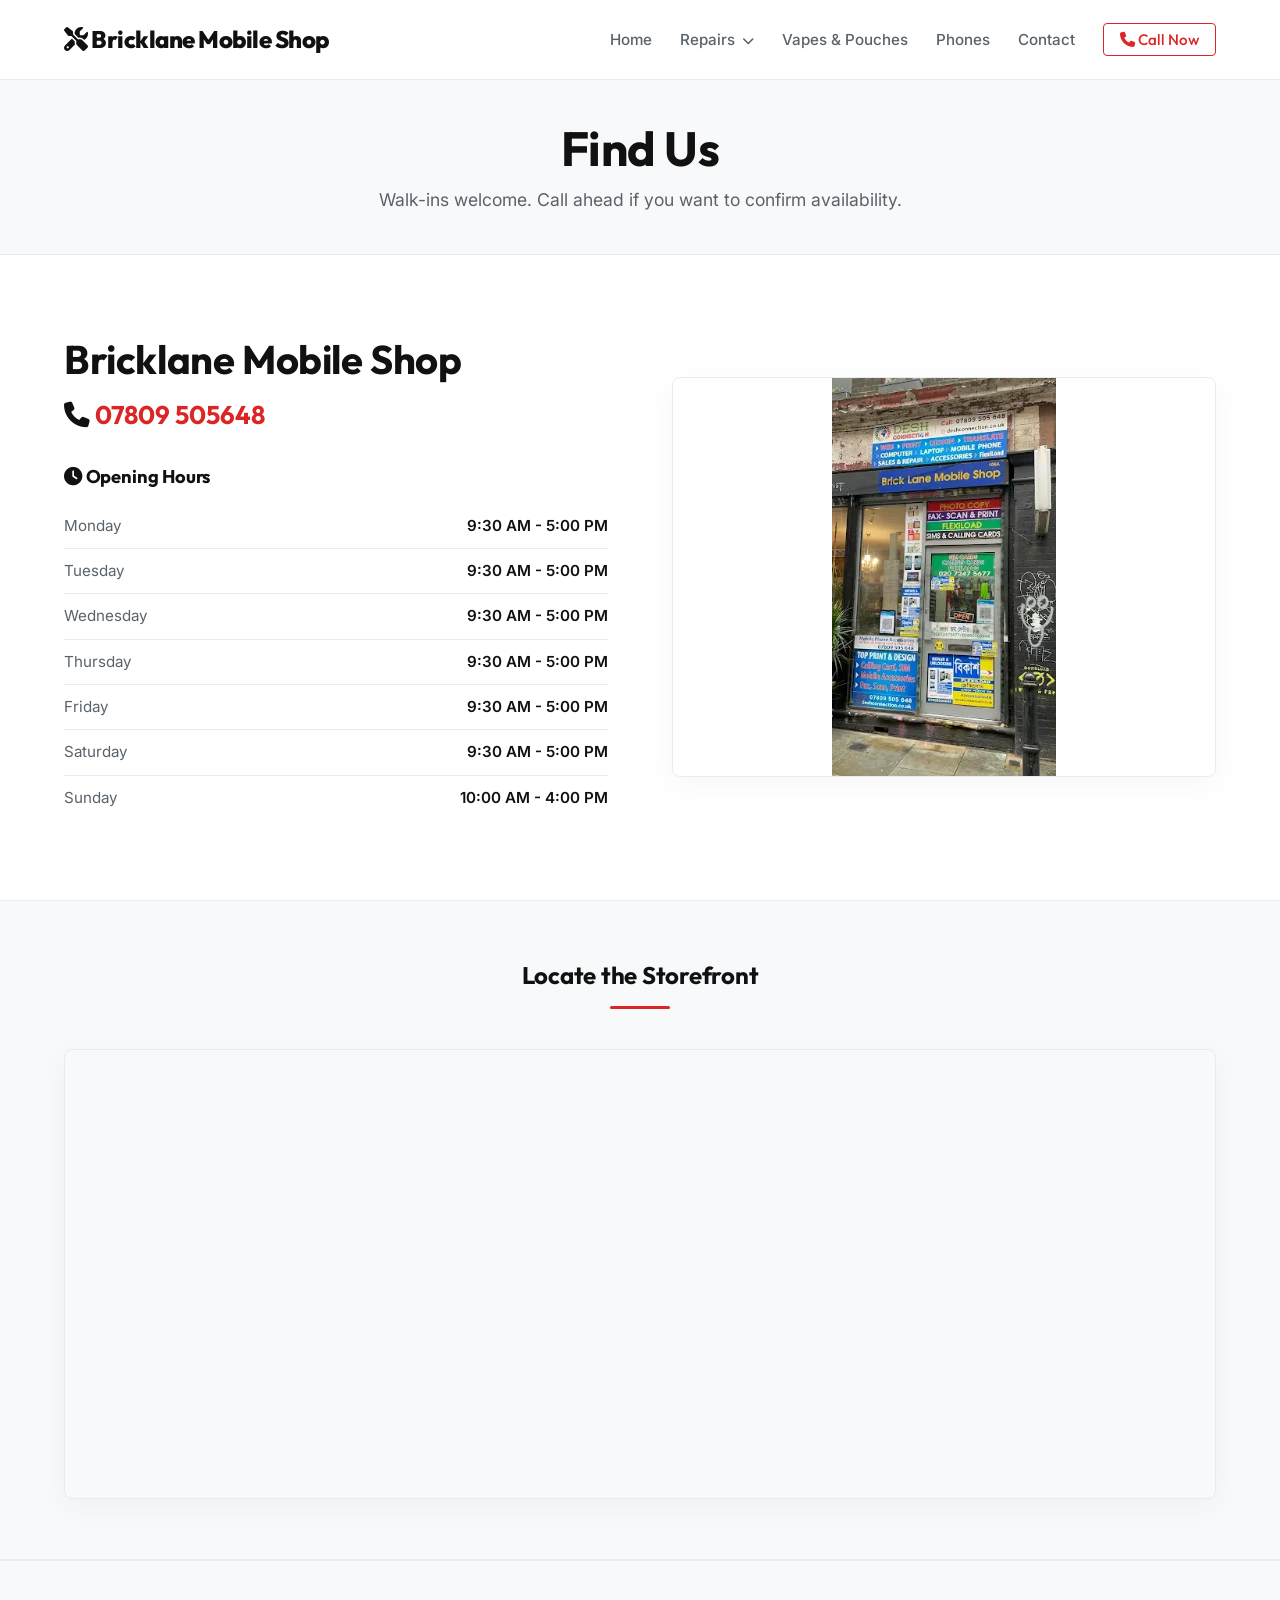
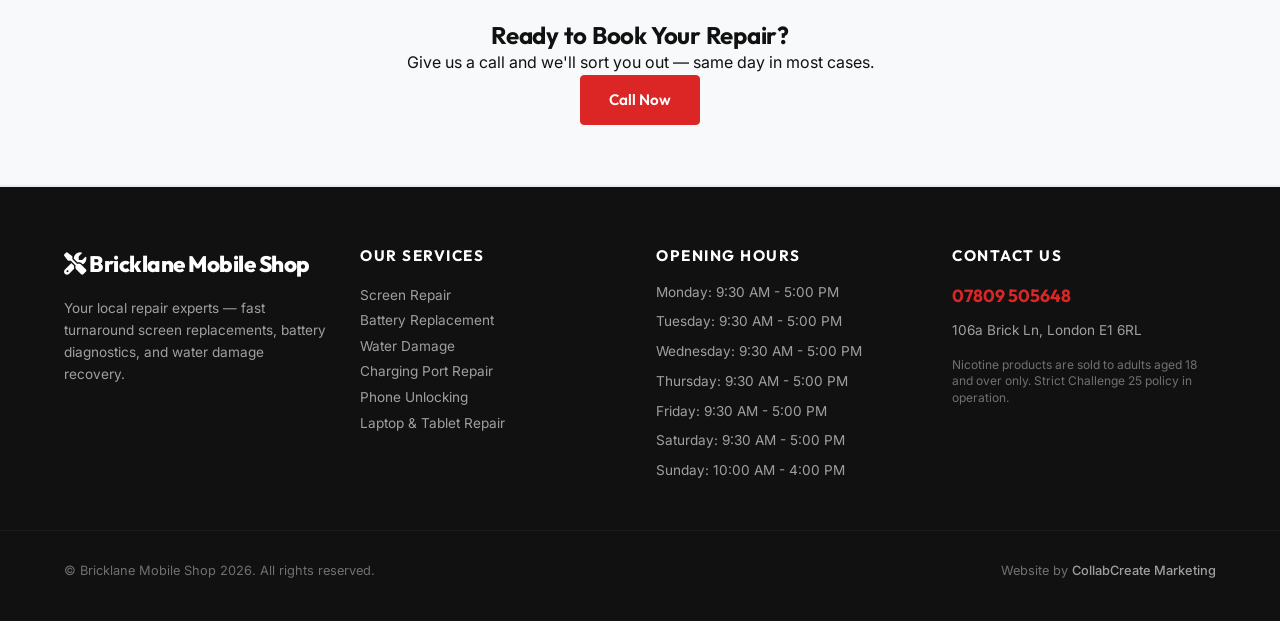
<file: contact.html>
<!DOCTYPE html>
<html lang="en">
<head>
    <meta charset="UTF-8">
    <meta name="viewport" content="width=device-width, initial-scale=1.0">
    <title>Contact Us | Bricklane Mobile Shop Brick Lane, London</title>
    <link rel="stylesheet" href="styles.css">
    <link href="https://fonts.googleapis.com/css2?family=Inter:wght@300;400;500;600;700&family=Outfit:wght@400;500;600;700;800&display=swap" rel="stylesheet">
    <link rel="stylesheet" href="https://cdnjs.cloudflare.com/ajax/libs/font-awesome/6.4.0/css/all.min.css">
    
    <!-- Open Graph Metadata -->
    <meta property="og:title" content="Contact Us | Bricklane Mobile Shop Brick Lane, London">
    <meta property="og:description" content="Fast, premium screen repairs, battery replacements, water damage recovery, vapes, pouches, and refurbished phones in Brick Lane, London.">
    <meta property="og:image" content="https://mowleed2000.github.io/Bricklane-mobile-shop/storefront.webp">
    <meta property="og:url" content="https://mowleed2000.github.io/Bricklane-mobile-shop/contact.html">
    <meta property="og:type" content="website">

    <!-- Microsoft Clarity Tracking Code -->
    <script type="text/javascript">
        (function(c,l,a,r,i,t,y){
            c[a]=c[a]||function(){(c[a].q=c[a].q||[]).push(arguments)};
            t=l.createElement(r);t.async=1;t.src="https://www.clarity.ms/tag/"+i;
            y=l.getElementsByTagName(r)[0];y.parentNode.insertBefore(t,y);
        })(window, document, "clarity", "script", "x1smlah9oa");
    </script>
</head>
<body>

    <nav class="navbar">
        <div class="container nav-container">
            <a href="index.html" class="logo"><i class="fa-solid fa-screwdriver-wrench"></i> Bricklane Mobile Shop</a>
            <ul class="nav-links" id="navLinks">
                <li><a href="index.html">Home</a></li>
                <li class="dropdown">
                    <a href="#" class="dropdown-trigger">Repairs <i class="fa-solid fa-chevron-down" style="font-size:0.75rem; margin-left:3px;"></i></a>
                    <ul class="dropdown-menu">
                        <li><a href="screen-repair.html">Screen Repair</a></li>
                        <li><a href="battery-replacement.html">Battery Replacement</a></li>
                        <li><a href="water-damage.html">Water Damage</a></li>
                        <li><a href="charging-port.html">Charging Port Repair</a></li>
                        <li><a href="phone-unlocking.html">Phone Unlocking</a></li>
                        <li><a href="laptop-tablet.html">Laptop &amp; Tablet Repair</a></li>
                    </ul>
                </li>
                <li><a href="vapes-pouches.html">Vapes &amp; Pouches</a></li>
                <li><a href="phones-in-store.html">Phones</a></li>
                <li><a href="contact.html">Contact</a></li>
                
                <li><a href="tel:07809505648" class="btn-nav-cta"><i class="fa-solid fa-phone"></i> Call Now</a></li>
            </ul>
            <div class="hamburger" id="hamburger"><i class="fa-solid fa-bars"></i></div>
        </div>
    </nav>

    <!-- Page Hero -->
    <section class="page-hero text-center reveal">
        <div class="container">
            <h1>Find Us</h1>
            <p>Walk-ins welcome. Call ahead if you want to confirm availability.</p>
        </div>
    </section>

    <!-- Info Column Section -->
    <section class="contact-details-section">
        <div class="container contact-grid-page">
            <div class="contact-left-info reveal">
                <h2>Bricklane Mobile Shop</h2>
                <p class="phone-large"><i class="fa-solid fa-phone"></i> <a href="tel:07809505648">07809 505648</a></p>
                
                <div class="hours-box">
                    <h3><i class="fa-solid fa-clock"></i> Opening Hours</h3>
                    <table class="contact-hours-table">
                        <tbody>
                            <tr><td>Monday</td><td>9:30 AM - 5:00 PM</td></tr><tr><td>Tuesday</td><td>9:30 AM - 5:00 PM</td></tr><tr><td>Wednesday</td><td>9:30 AM - 5:00 PM</td></tr><tr><td>Thursday</td><td>9:30 AM - 5:00 PM</td></tr><tr><td>Friday</td><td>9:30 AM - 5:00 PM</td></tr><tr><td>Saturday</td><td>9:30 AM - 5:00 PM</td></tr><tr><td>Sunday</td><td>10:00 AM - 4:00 PM</td></tr>
                        </tbody>
                    </table>
                </div>
            </div>
            
            <div class="contact-right-visual reveal">
                <div class="exterior-img-container">
                    <img src="storefront.webp" alt="Bricklane Mobile Shop Storefront Exterior" class="exterior-img-style">
                </div>
            </div>
        </div>
    </section>

    <!-- Google Map Section -->
    <section class="map-section reveal">
        <div class="container">
            <div class="section-header text-center">
                <h2>Locate the Storefront</h2>
                <div class="accent-divider"></div>
            </div>
            <div class="contact-map-wrapper">
                <iframe 
                    src="https://maps.google.com/maps?q=106a%20Brick%20Ln,%20London%20E1%206RL&t=&z=16&ie=UTF8&iwloc=&output=embed" 
                    width="100%" 
                    height="450" 
                    style="border:0; border-radius: 8px;" 
                    allowfullscreen="" 
                    loading="lazy" 
                    referrerpolicy="no-referrer-when-downgrade">
                </iframe>
            </div>
        </div>
    </section>

    

    <!-- CTA Section -->
    <section class="contact-cta text-center reveal">
        <div class="container">
            <h2>Ready to Book Your Repair?</h2>
            <p>Give us a call and we'll sort you out — same day in most cases.</p>
            <a href="tel:07809505648" class="btn btn-primary">Call Now</a>
        </div>
    </section>

    <!-- Lightbox Modal -->
    <div id="lightboxModal" class="lightbox">
        <span class="lightbox-close" onclick="closeLightbox()">&times;</span>
        <img class="lightbox-content" id="lightboxImg">
        <div id="lightboxCaption" class="lightbox-caption"></div>
    </div>

    <footer class="footer">
        <div class="container footer-grid">
            <div class="footer-brand">
                <a href="index.html" class="footer-logo"><i class="fa-solid fa-screwdriver-wrench"></i> Bricklane Mobile Shop</a>
                <p style="margin-top: 15px; font-size: 0.85rem; line-height: 1.6; color: rgba(255, 255, 255, 0.6);">Your local repair experts — fast turnaround screen replacements, battery diagnostics, and water damage recovery.</p>
                
            </div>
            <div class="footer-links">
                <h4>Our Services</h4>
                <p><a href="screen-repair.html">Screen Repair</a></p>
                <p><a href="battery-replacement.html">Battery Replacement</a></p>
                <p><a href="water-damage.html">Water Damage</a></p>
                <p><a href="charging-port.html">Charging Port Repair</a></p>
                <p><a href="phone-unlocking.html">Phone Unlocking</a></p>
                <p><a href="laptop-tablet.html">Laptop &amp; Tablet Repair</a></p>
            </div>
            <div class="footer-hours">
                <h4>Opening Hours</h4>
                <ul>
                    <li>Monday: 9:30 AM - 5:00 PM</li><li>Tuesday: 9:30 AM - 5:00 PM</li><li>Wednesday: 9:30 AM - 5:00 PM</li><li>Thursday: 9:30 AM - 5:00 PM</li><li>Friday: 9:30 AM - 5:00 PM</li><li>Saturday: 9:30 AM - 5:00 PM</li><li>Sunday: 10:00 AM - 4:00 PM</li>
                </ul>
            </div>
            <div class="footer-contact">
                <h4>Contact Us</h4>
                <p class="phone-num"><a href="tel:07809505648">07809 505648</a></p>
                <p style="margin-top: 10px; font-size: 0.85rem; color: rgba(255, 255, 255, 0.6);">106a Brick Ln, London E1 6RL</p>
                <p style="margin-top: 15px; font-size: 0.75rem; color: rgba(255, 255, 255, 0.4); line-height: 1.4;">
                    Nicotine products are sold to adults aged 18 and over only. Strict Challenge 25 policy in operation.
                </p>
            </div>
        </div>
        <div class="footer-bottom">
            <div class="container" style="display: flex; justify-content: space-between; flex-wrap: wrap; gap: 10px; width: 100%;">
                <p>&copy; Bricklane Mobile Shop 2026. All rights reserved.</p>
                <p class="agency-credit">Website by <a href="https://collabcreate.co.uk" target="_blank">CollabCreate Marketing</a></p>
            </div>
        </div>
    </footer>
    <script src="script.js"></script>
</body>
</html>
</file>
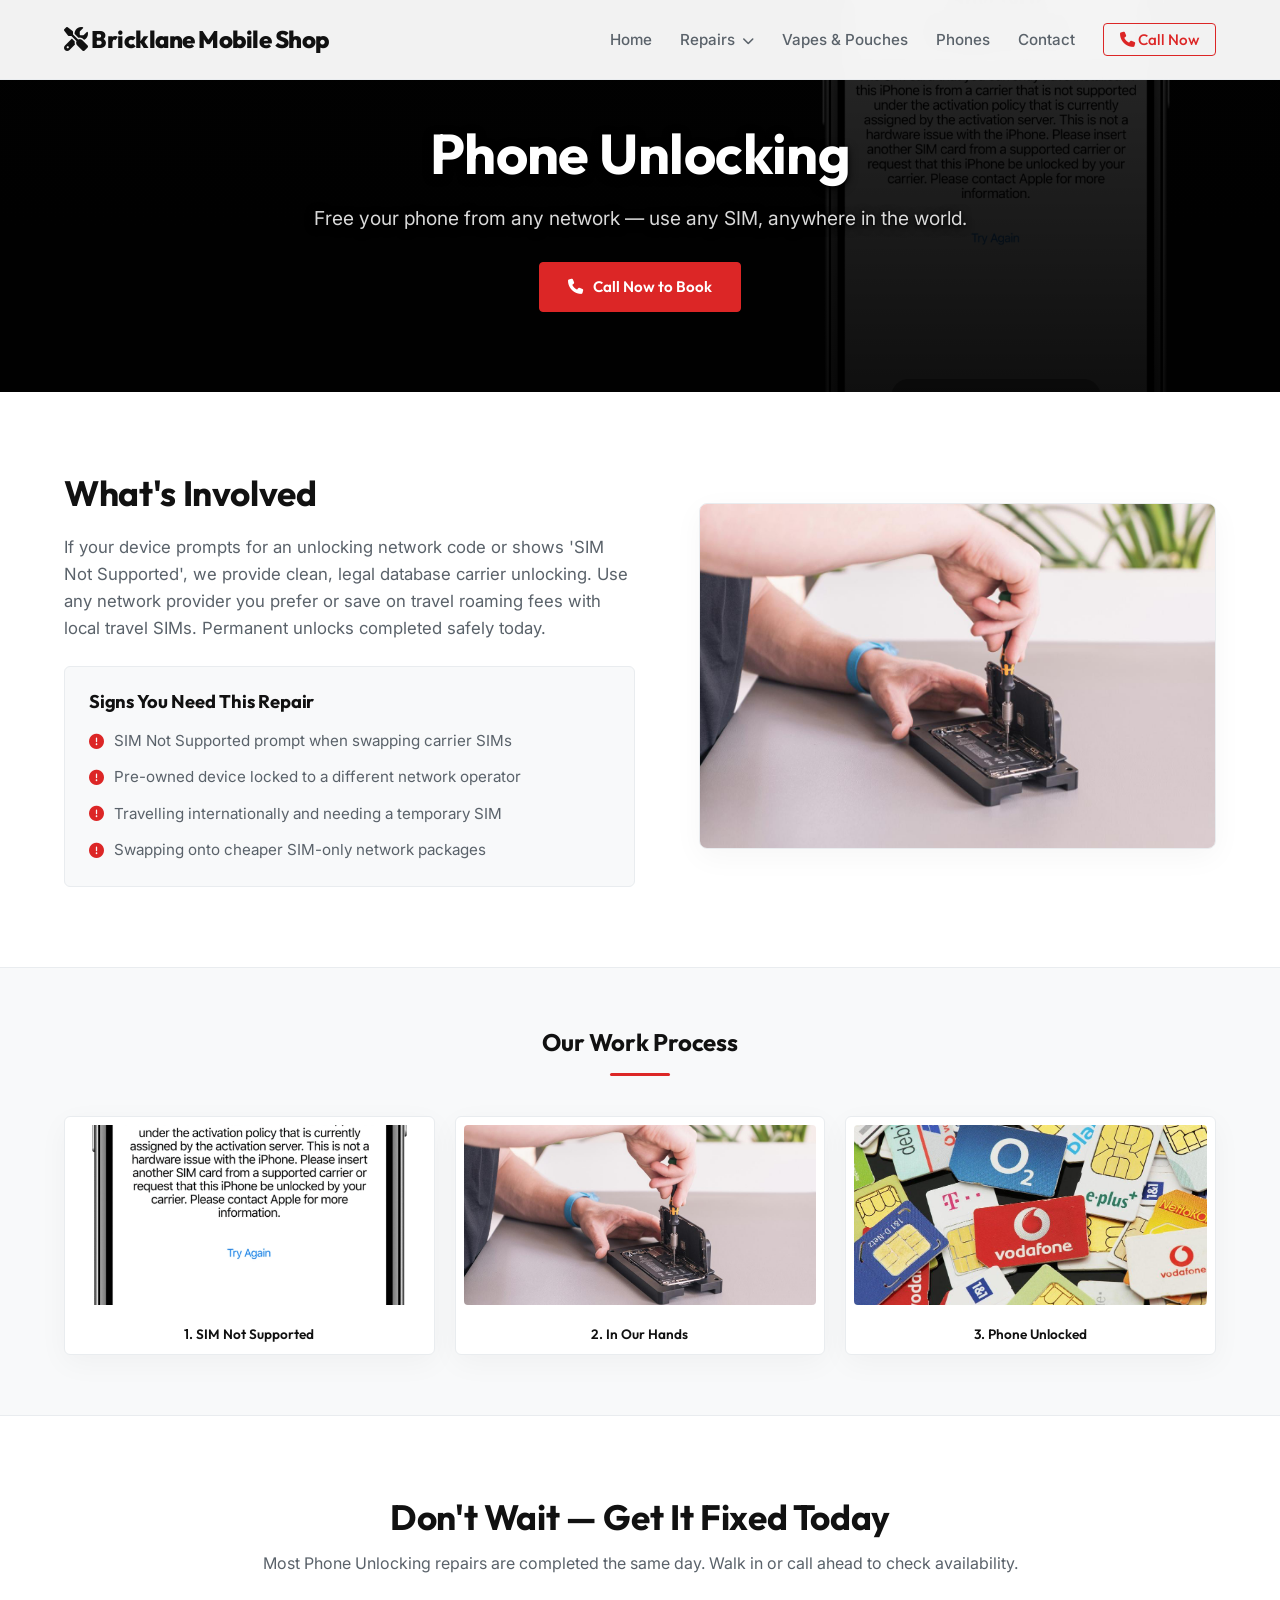
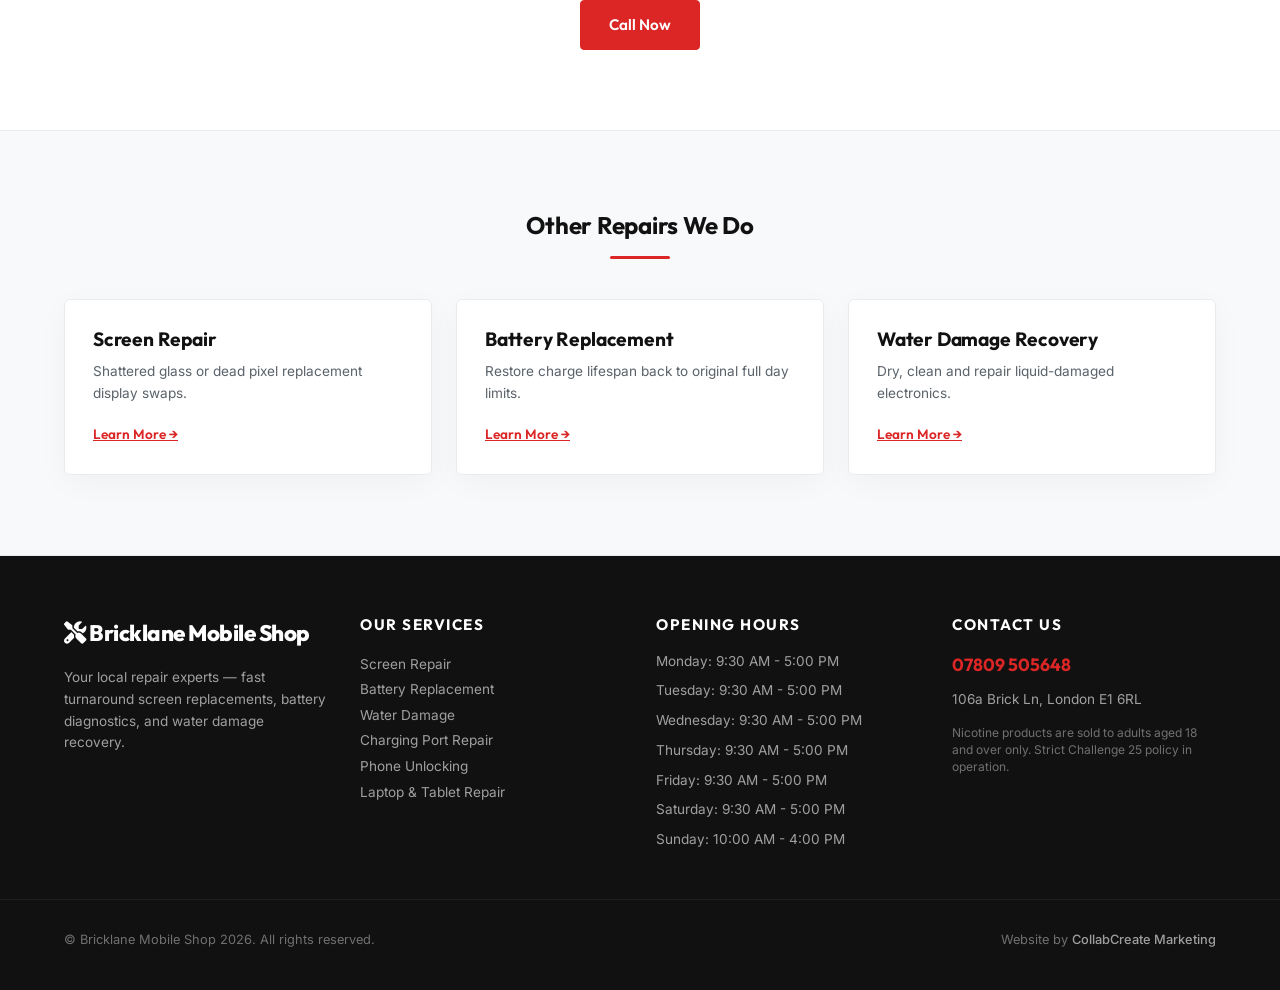
<file: phone-unlocking.html>
<!DOCTYPE html>
<html lang="en">
<head>
    <meta charset="UTF-8">
    <meta name="viewport" content="width=device-width, initial-scale=1.0">
    <title>Phone Unlocking Repairs | Bricklane Mobile Shop Brick Lane, London</title>
    <link rel="stylesheet" href="styles.css">
    <link href="https://fonts.googleapis.com/css2?family=Inter:wght@300;400;500;600;700&family=Outfit:wght@400;500;600;700;800&display=swap" rel="stylesheet">
    <link rel="stylesheet" href="https://cdnjs.cloudflare.com/ajax/libs/font-awesome/6.4.0/css/all.min.css">
    
    <!-- Open Graph Metadata -->
    <meta property="og:title" content="Phone Unlocking Repairs | Bricklane Mobile Shop Brick Lane, London">
    <meta property="og:description" content="Fast, premium screen repairs, battery replacements, water damage recovery, vapes, pouches, and refurbished phones in Brick Lane, London.">
    <meta property="og:image" content="https://mowleed2000.github.io/Bricklane-mobile-shop/storefront.webp">
    <meta property="og:url" content="https://mowleed2000.github.io/Bricklane-mobile-shop/phone-unlocking.html">
    <meta property="og:type" content="website">

    <!-- Microsoft Clarity Tracking Code -->
    <script type="text/javascript">
        (function(c,l,a,r,i,t,y){
            c[a]=c[a]||function(){(c[a].q=c[a].q||[]).push(arguments)};
            t=l.createElement(r);t.async=1;t.src="https://www.clarity.ms/tag/"+i;
            y=l.getElementsByTagName(r)[0];y.parentNode.insertBefore(t,y);
        })(window, document, "clarity", "script", "x1smlah9oa");
    </script>
</head>
<body>

    <nav class="navbar">
        <div class="container nav-container">
            <a href="index.html" class="logo"><i class="fa-solid fa-screwdriver-wrench"></i> Bricklane Mobile Shop</a>
            <ul class="nav-links" id="navLinks">
                <li><a href="index.html">Home</a></li>
                <li class="dropdown">
                    <a href="#" class="dropdown-trigger">Repairs <i class="fa-solid fa-chevron-down" style="font-size:0.75rem; margin-left:3px;"></i></a>
                    <ul class="dropdown-menu">
                        <li><a href="screen-repair.html">Screen Repair</a></li>
                        <li><a href="battery-replacement.html">Battery Replacement</a></li>
                        <li><a href="water-damage.html">Water Damage</a></li>
                        <li><a href="charging-port.html">Charging Port Repair</a></li>
                        <li><a href="phone-unlocking.html">Phone Unlocking</a></li>
                        <li><a href="laptop-tablet.html">Laptop &amp; Tablet Repair</a></li>
                    </ul>
                </li>
                <li><a href="vapes-pouches.html">Vapes &amp; Pouches</a></li>
                <li><a href="phones-in-store.html">Phones</a></li>
                <li><a href="contact.html">Contact</a></li>
                
                <li><a href="tel:07809505648" class="btn-nav-cta"><i class="fa-solid fa-phone"></i> Call Now</a></li>
            </ul>
            <div class="hamburger" id="hamburger"><i class="fa-solid fa-bars"></i></div>
        </div>
    </nav>

            <section class="service-hero phone-unlock-hero" style="background-image: linear-gradient(rgba(0, 0, 0, 0.84), rgba(0, 0, 0, 0.94)), url('Phone sim not supported image 1 unlock.png'); background-position: center 20%;">
                <div class="container text-center reveal">
                    <h1>Phone Unlocking</h1>
                    <p>Free your phone from any network — use any SIM, anywhere in the world.</p>
                    <a href="tel:07809505648" class="btn btn-primary"><i class="fa-solid fa-phone"></i> Call Now to Book</a>
                </div>
            </section>

            <section class="service-details">
                <div class="container details-grid">
                    <div class="details-text reveal">
                        <h2>What's Involved</h2>
                        <p>If your device prompts for an unlocking network code or shows 'SIM Not Supported', we provide clean, legal database carrier unlocking. Use any network provider you prefer or save on travel roaming fees with local travel SIMs. Permanent unlocks completed safely today.</p>
                        
                        <div class="symptoms-box">
                            <h3>Signs You Need This Repair</h3>
                            <ul class="symptoms-list">
                                <li><i class='fa-solid fa-circle-exclamation'></i> SIM Not Supported prompt when swapping carrier SIMs</li><li><i class='fa-solid fa-circle-exclamation'></i> Pre-owned device locked to a different network operator</li><li><i class='fa-solid fa-circle-exclamation'></i> Travelling internationally and needing a temporary SIM</li><li><i class='fa-solid fa-circle-exclamation'></i> Swapping onto cheaper SIM-only network packages</li>
                            </ul>
                        </div>
                    </div>
                    <div class="details-image reveal">
                        <img src="Phone being unblocked.jpg" alt="Technician working on device" class="in-process-img">
                    </div>
                </div>
            </section>

            <section class="service-gallery">
                <div class="container">
                    <div class="section-header text-center reveal">
                        <h2>Our Work Process</h2>
                        <div class="accent-divider"></div>
                    </div>
                    <div class="gallery-row reveal">
                        <div class="gallery-item-wrapper" onclick="openLightbox('Phone sim not supported image 1 unlock.png', 'SIM Not Supported')">
                            <img src="Phone sim not supported image 1 unlock.png" alt="Before repair">
                            <span>1. SIM Not Supported</span>
                        </div>
                        <div class="gallery-item-wrapper" onclick="openLightbox('Phone being unblocked.jpg', 'In Our Hands')">
                            <img src="Phone being unblocked.jpg" alt="During repair">
                            <span>2. In Our Hands</span>
                        </div>
                        <div class="gallery-item-wrapper" onclick="openLightbox('Use the provider you want image 3.jpg', 'Phone Unlocked')">
                            <img src="Use the provider you want image 3.jpg" alt="After repair">
                            <span>3. Phone Unlocked</span>
                        </div>
                    </div>
                </div>
            </section>

            <section class="service-cta text-center reveal">
                <div class="container">
                    <h2>Don't Wait — Get It Fixed Today</h2>
                    <p>Most Phone Unlocking repairs are completed the same day. Walk in or call ahead to check availability.</p>
                    <a href="tel:07809505648" class="btn btn-primary">Call Now</a>
                </div>
            </section>

            <section class="related-services">
                <div class="container">
                    <div class="section-header text-center reveal">
                        <h2>Other Repairs We Do</h2>
                        <div class="accent-divider"></div>
                    </div>
                    <div class="related-grid reveal">
                        
                <div class="related-card">
                    <h3>Screen Repair</h3>
                    <p>Shattered glass or dead pixel replacement display swaps.</p>
                    <a href="screen-repair.html" class="learn-more">Learn More &rarr;</a>
                </div>
        
                <div class="related-card">
                    <h3>Battery Replacement</h3>
                    <p>Restore charge lifespan back to original full day limits.</p>
                    <a href="battery-replacement.html" class="learn-more">Learn More &rarr;</a>
                </div>
        
                <div class="related-card">
                    <h3>Water Damage Recovery</h3>
                    <p>Dry, clean and repair liquid-damaged electronics.</p>
                    <a href="water-damage.html" class="learn-more">Learn More &rarr;</a>
                </div>
        
                    </div>
                </div>
            </section>
        
    <!-- Lightbox Modal -->
    <div id="lightboxModal" class="lightbox">
        <span class="lightbox-close" onclick="closeLightbox()">&times;</span>
        <img class="lightbox-content" id="lightboxImg">
        <div id="lightboxCaption" class="lightbox-caption"></div>
    </div>

    <footer class="footer">
        <div class="container footer-grid">
            <div class="footer-brand">
                <a href="index.html" class="footer-logo"><i class="fa-solid fa-screwdriver-wrench"></i> Bricklane Mobile Shop</a>
                <p style="margin-top: 15px; font-size: 0.85rem; line-height: 1.6; color: rgba(255, 255, 255, 0.6);">Your local repair experts — fast turnaround screen replacements, battery diagnostics, and water damage recovery.</p>
                
            </div>
            <div class="footer-links">
                <h4>Our Services</h4>
                <p><a href="screen-repair.html">Screen Repair</a></p>
                <p><a href="battery-replacement.html">Battery Replacement</a></p>
                <p><a href="water-damage.html">Water Damage</a></p>
                <p><a href="charging-port.html">Charging Port Repair</a></p>
                <p><a href="phone-unlocking.html">Phone Unlocking</a></p>
                <p><a href="laptop-tablet.html">Laptop &amp; Tablet Repair</a></p>
            </div>
            <div class="footer-hours">
                <h4>Opening Hours</h4>
                <ul>
                    <li>Monday: 9:30 AM - 5:00 PM</li><li>Tuesday: 9:30 AM - 5:00 PM</li><li>Wednesday: 9:30 AM - 5:00 PM</li><li>Thursday: 9:30 AM - 5:00 PM</li><li>Friday: 9:30 AM - 5:00 PM</li><li>Saturday: 9:30 AM - 5:00 PM</li><li>Sunday: 10:00 AM - 4:00 PM</li>
                </ul>
            </div>
            <div class="footer-contact">
                <h4>Contact Us</h4>
                <p class="phone-num"><a href="tel:07809505648">07809 505648</a></p>
                <p style="margin-top: 10px; font-size: 0.85rem; color: rgba(255, 255, 255, 0.6);">106a Brick Ln, London E1 6RL</p>
                <p style="margin-top: 15px; font-size: 0.75rem; color: rgba(255, 255, 255, 0.4); line-height: 1.4;">
                    Nicotine products are sold to adults aged 18 and over only. Strict Challenge 25 policy in operation.
                </p>
            </div>
        </div>
        <div class="footer-bottom">
            <div class="container" style="display: flex; justify-content: space-between; flex-wrap: wrap; gap: 10px; width: 100%;">
                <p>&copy; Bricklane Mobile Shop 2026. All rights reserved.</p>
                <p class="agency-credit">Website by <a href="https://collabcreate.co.uk" target="_blank">CollabCreate Marketing</a></p>
            </div>
        </div>
    </footer>
    <script src="script.js"></script>
</body>
</html>
</file>
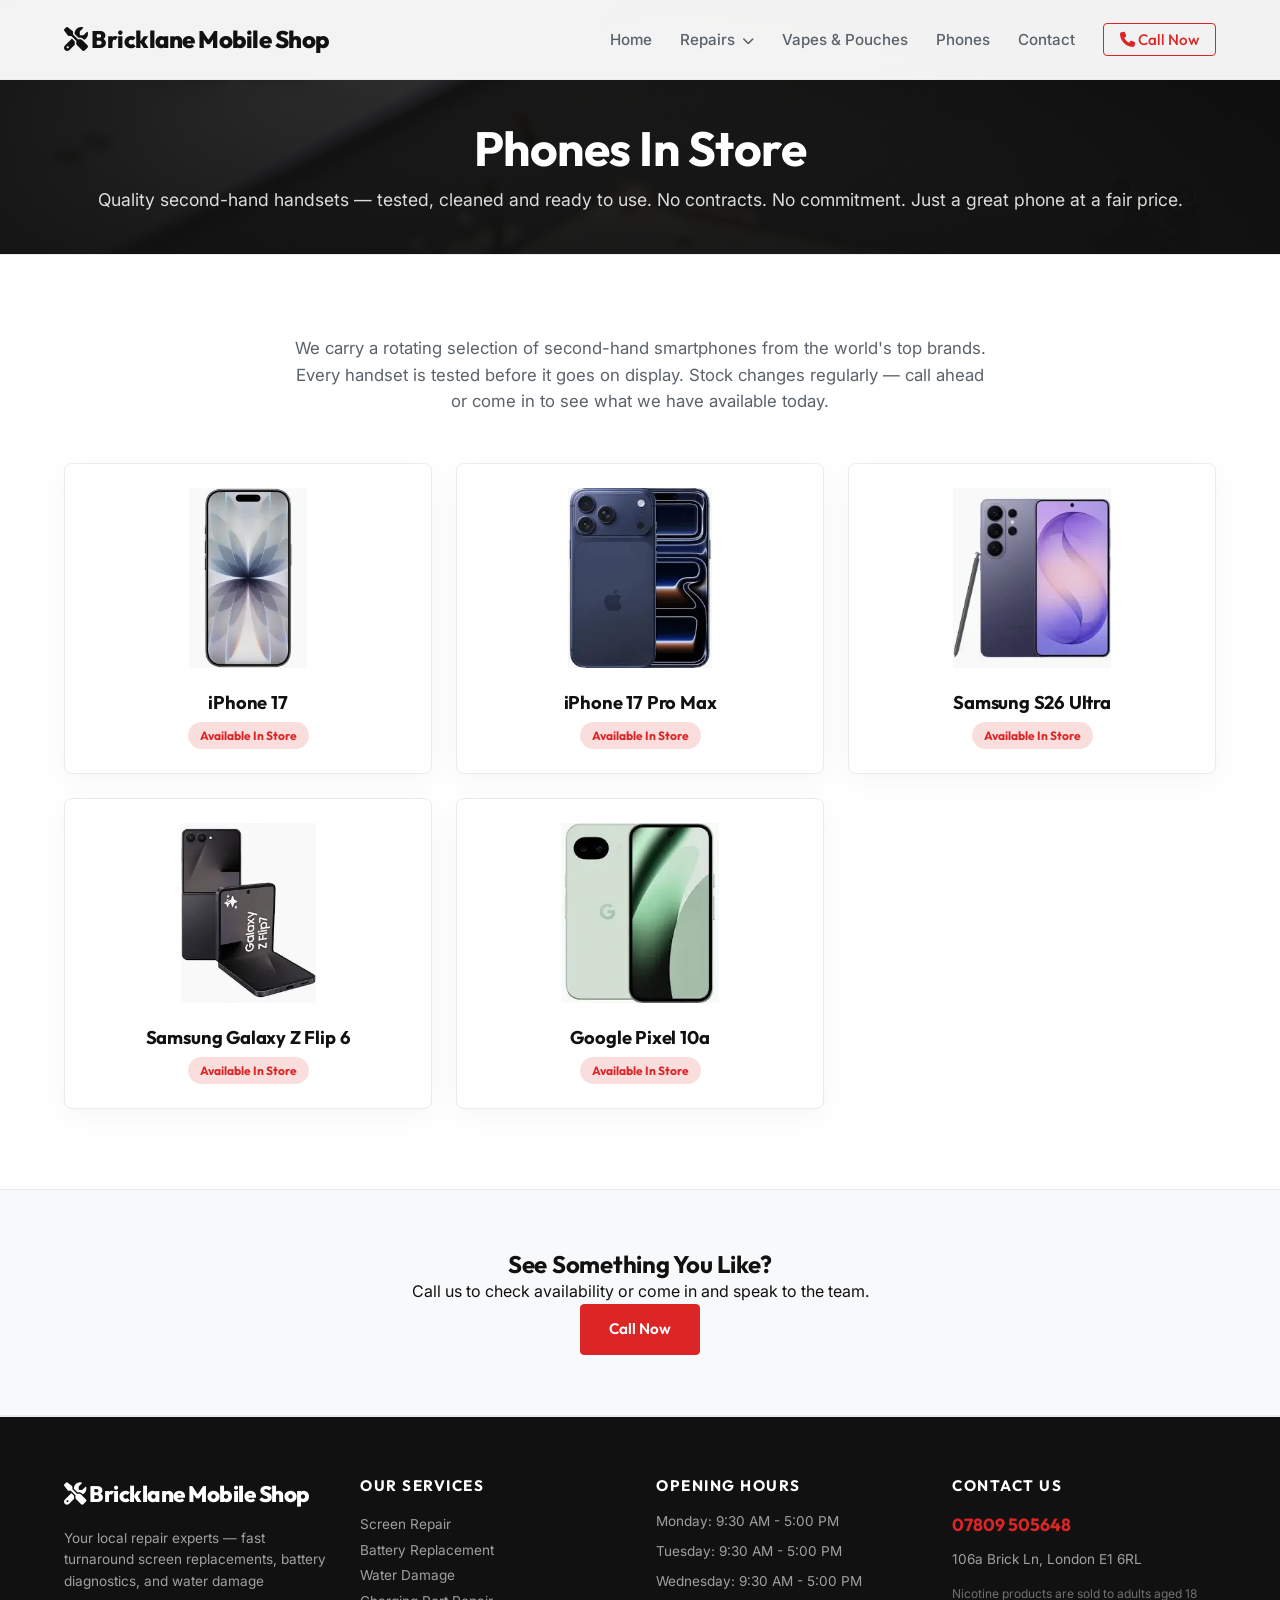
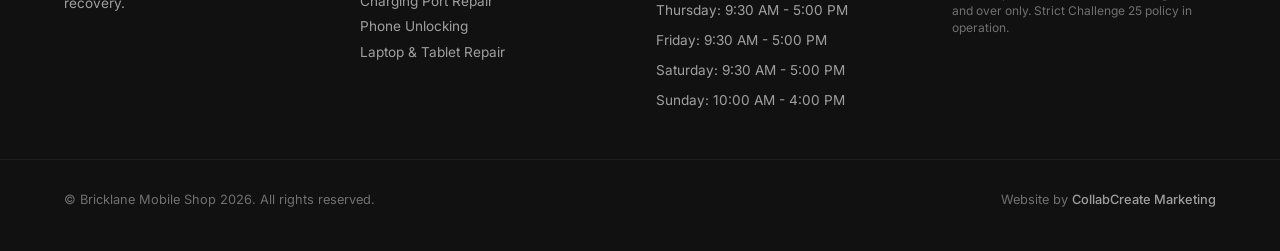
<file: phones-in-store.html>
<!DOCTYPE html>
<html lang="en">
<head>
    <meta charset="UTF-8">
    <meta name="viewport" content="width=device-width, initial-scale=1.0">
    <title>Refurbished Handsets | Bricklane Mobile Shop</title>
    <link rel="stylesheet" href="styles.css">
    <link href="https://fonts.googleapis.com/css2?family=Inter:wght@300;400;500;600;700&family=Outfit:wght@400;500;600;700;800&display=swap" rel="stylesheet">
    <link rel="stylesheet" href="https://cdnjs.cloudflare.com/ajax/libs/font-awesome/6.4.0/css/all.min.css">
    
    <!-- Open Graph Metadata -->
    <meta property="og:title" content="Refurbished Handsets | Bricklane Mobile Shop">
    <meta property="og:description" content="Fast, premium screen repairs, battery replacements, water damage recovery, vapes, pouches, and refurbished phones in Brick Lane, London.">
    <meta property="og:image" content="https://mowleed2000.github.io/Bricklane-mobile-shop/storefront.webp">
    <meta property="og:url" content="https://mowleed2000.github.io/Bricklane-mobile-shop/phones-in-store.html">
    <meta property="og:type" content="website">

    <!-- Microsoft Clarity Tracking Code -->
    <script type="text/javascript">
        (function(c,l,a,r,i,t,y){
            c[a]=c[a]||function(){(c[a].q=c[a].q||[]).push(arguments)};
            t=l.createElement(r);t.async=1;t.src="https://www.clarity.ms/tag/"+i;
            y=l.getElementsByTagName(r)[0];y.parentNode.insertBefore(t,y);
        })(window, document, "clarity", "script", "x1smlah9oa");
    </script>
</head>
<body>

    <nav class="navbar">
        <div class="container nav-container">
            <a href="index.html" class="logo"><i class="fa-solid fa-screwdriver-wrench"></i> Bricklane Mobile Shop</a>
            <ul class="nav-links" id="navLinks">
                <li><a href="index.html">Home</a></li>
                <li class="dropdown">
                    <a href="#" class="dropdown-trigger">Repairs <i class="fa-solid fa-chevron-down" style="font-size:0.75rem; margin-left:3px;"></i></a>
                    <ul class="dropdown-menu">
                        <li><a href="screen-repair.html">Screen Repair</a></li>
                        <li><a href="battery-replacement.html">Battery Replacement</a></li>
                        <li><a href="water-damage.html">Water Damage</a></li>
                        <li><a href="charging-port.html">Charging Port Repair</a></li>
                        <li><a href="phone-unlocking.html">Phone Unlocking</a></li>
                        <li><a href="laptop-tablet.html">Laptop &amp; Tablet Repair</a></li>
                    </ul>
                </li>
                <li><a href="vapes-pouches.html">Vapes &amp; Pouches</a></li>
                <li><a href="phones-in-store.html">Phones</a></li>
                <li><a href="contact.html">Contact</a></li>
                
                <li><a href="tel:07809505648" class="btn-nav-cta"><i class="fa-solid fa-phone"></i> Call Now</a></li>
            </ul>
            <div class="hamburger" id="hamburger"><i class="fa-solid fa-bars"></i></div>
        </div>
    </nav>

    <!-- Page Hero -->
    <section class="page-hero text-center reveal" style="background-image: linear-gradient(rgba(17, 17, 17, 0.75), rgba(17, 17, 17, 0.95)), url('technician.jpg'); background-size: cover; color: #ffffff;">
        <div class="container">
            <h1 style="color: #ffffff;">Phones In Store</h1>
            <p style="color: rgba(255,255,255,0.85);">Quality second-hand handsets — tested, cleaned and ready to use. No contracts. No commitment. Just a great phone at a fair price.</p>
        </div>
    </section>

    <!-- Phones Grid Section -->
    <section class="phones-section">
        <div class="container">
            <p class="intro-paragraph text-center reveal">We carry a rotating selection of second-hand smartphones from the world's top brands. Every handset is tested before it goes on display. Stock changes regularly — call ahead or come in to see what we have available today.</p>
            
            <div class="phones-grid reveal">
                <!-- Phone 1 -->
                <div class="phone-product-card">
                    <img src="Iphone 17.webp" alt="iPhone 17">
                    <h3>iPhone 17</h3>
                    <span class="avail-badge">Available In Store</span>
                </div>
                <!-- Phone 2 -->
                <div class="phone-product-card">
                    <img src="Iphone 17 pro max.webp" alt="iPhone 17 Pro Max">
                    <h3>iPhone 17 Pro Max</h3>
                    <span class="avail-badge">Available In Store</span>
                </div>
                <!-- Phone 3 -->
                <div class="phone-product-card">
                    <img src="Samsung s26 ultra.webp" alt="Samsung S26 Ultra">
                    <h3>Samsung S26 Ultra</h3>
                    <span class="avail-badge">Available In Store</span>
                </div>
                <!-- Phone 4 -->
                <div class="phone-product-card">
                    <img src="Samsung Flip 6.webp" alt="Samsung Galaxy Z Flip 6">
                    <h3>Samsung Galaxy Z Flip 6</h3>
                    <span class="avail-badge">Available In Store</span>
                </div>
                <!-- Phone 5 -->
                <div class="phone-product-card">
                    <img src="Google Pixel 10a.webp" alt="Google Pixel 10a">
                    <h3>Google Pixel 10a</h3>
                    <span class="avail-badge">Available In Store</span>
                </div>
            </div>
        </div>
    </section>

    <!-- CTA Section -->
    <section class="phones-cta text-center reveal">
        <div class="container">
            <h2>See Something You Like?</h2>
            <p>Call us to check availability or come in and speak to the team.</p>
            <a href="tel:07809505648" class="btn btn-primary">Call Now</a>
        </div>
    </section>

    <!-- Lightbox Modal -->
    <div id="lightboxModal" class="lightbox">
        <span class="lightbox-close" onclick="closeLightbox()">&times;</span>
        <img class="lightbox-content" id="lightboxImg">
        <div id="lightboxCaption" class="lightbox-caption"></div>
    </div>

    <footer class="footer">
        <div class="container footer-grid">
            <div class="footer-brand">
                <a href="index.html" class="footer-logo"><i class="fa-solid fa-screwdriver-wrench"></i> Bricklane Mobile Shop</a>
                <p style="margin-top: 15px; font-size: 0.85rem; line-height: 1.6; color: rgba(255, 255, 255, 0.6);">Your local repair experts — fast turnaround screen replacements, battery diagnostics, and water damage recovery.</p>
                
            </div>
            <div class="footer-links">
                <h4>Our Services</h4>
                <p><a href="screen-repair.html">Screen Repair</a></p>
                <p><a href="battery-replacement.html">Battery Replacement</a></p>
                <p><a href="water-damage.html">Water Damage</a></p>
                <p><a href="charging-port.html">Charging Port Repair</a></p>
                <p><a href="phone-unlocking.html">Phone Unlocking</a></p>
                <p><a href="laptop-tablet.html">Laptop &amp; Tablet Repair</a></p>
            </div>
            <div class="footer-hours">
                <h4>Opening Hours</h4>
                <ul>
                    <li>Monday: 9:30 AM - 5:00 PM</li><li>Tuesday: 9:30 AM - 5:00 PM</li><li>Wednesday: 9:30 AM - 5:00 PM</li><li>Thursday: 9:30 AM - 5:00 PM</li><li>Friday: 9:30 AM - 5:00 PM</li><li>Saturday: 9:30 AM - 5:00 PM</li><li>Sunday: 10:00 AM - 4:00 PM</li>
                </ul>
            </div>
            <div class="footer-contact">
                <h4>Contact Us</h4>
                <p class="phone-num"><a href="tel:07809505648">07809 505648</a></p>
                <p style="margin-top: 10px; font-size: 0.85rem; color: rgba(255, 255, 255, 0.6);">106a Brick Ln, London E1 6RL</p>
                <p style="margin-top: 15px; font-size: 0.75rem; color: rgba(255, 255, 255, 0.4); line-height: 1.4;">
                    Nicotine products are sold to adults aged 18 and over only. Strict Challenge 25 policy in operation.
                </p>
            </div>
        </div>
        <div class="footer-bottom">
            <div class="container" style="display: flex; justify-content: space-between; flex-wrap: wrap; gap: 10px; width: 100%;">
                <p>&copy; Bricklane Mobile Shop 2026. All rights reserved.</p>
                <p class="agency-credit">Website by <a href="https://collabcreate.co.uk" target="_blank">CollabCreate Marketing</a></p>
            </div>
        </div>
    </footer>
    <script src="script.js"></script>
</body>
</html>
</file>
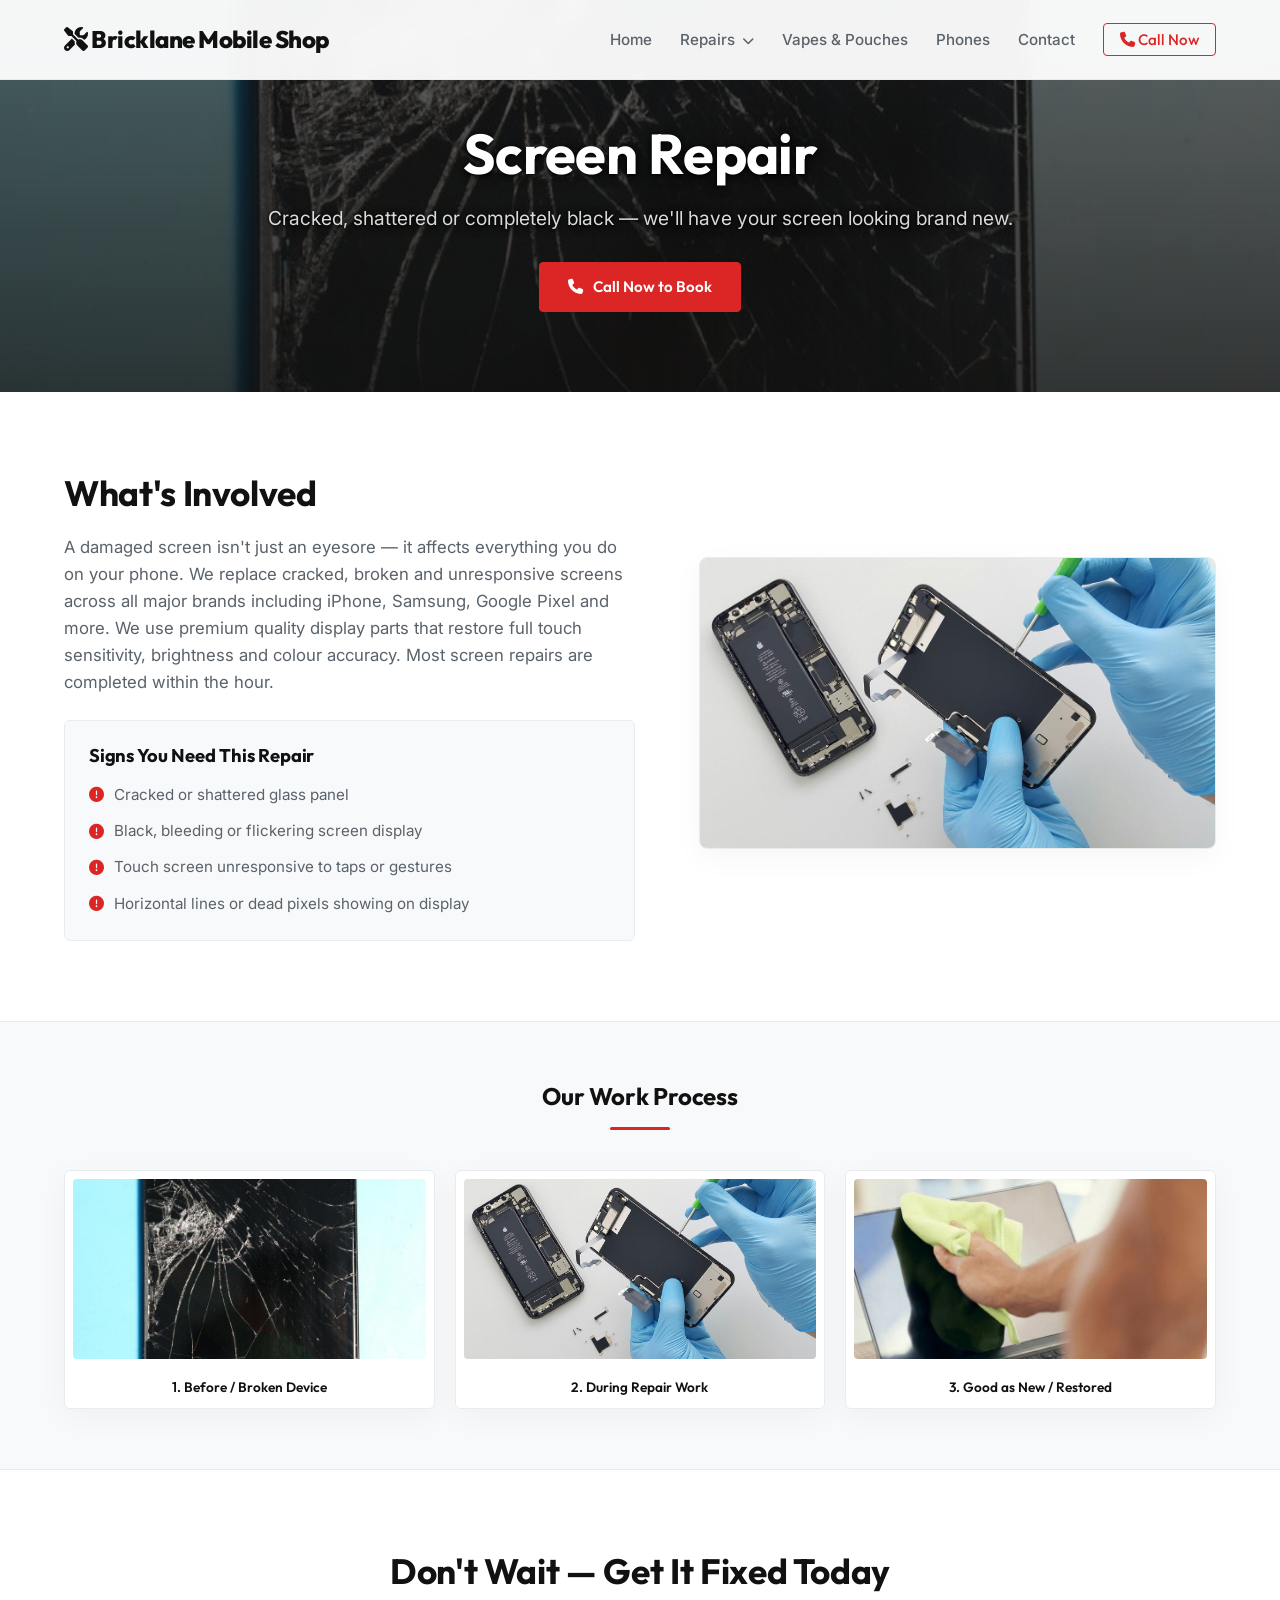
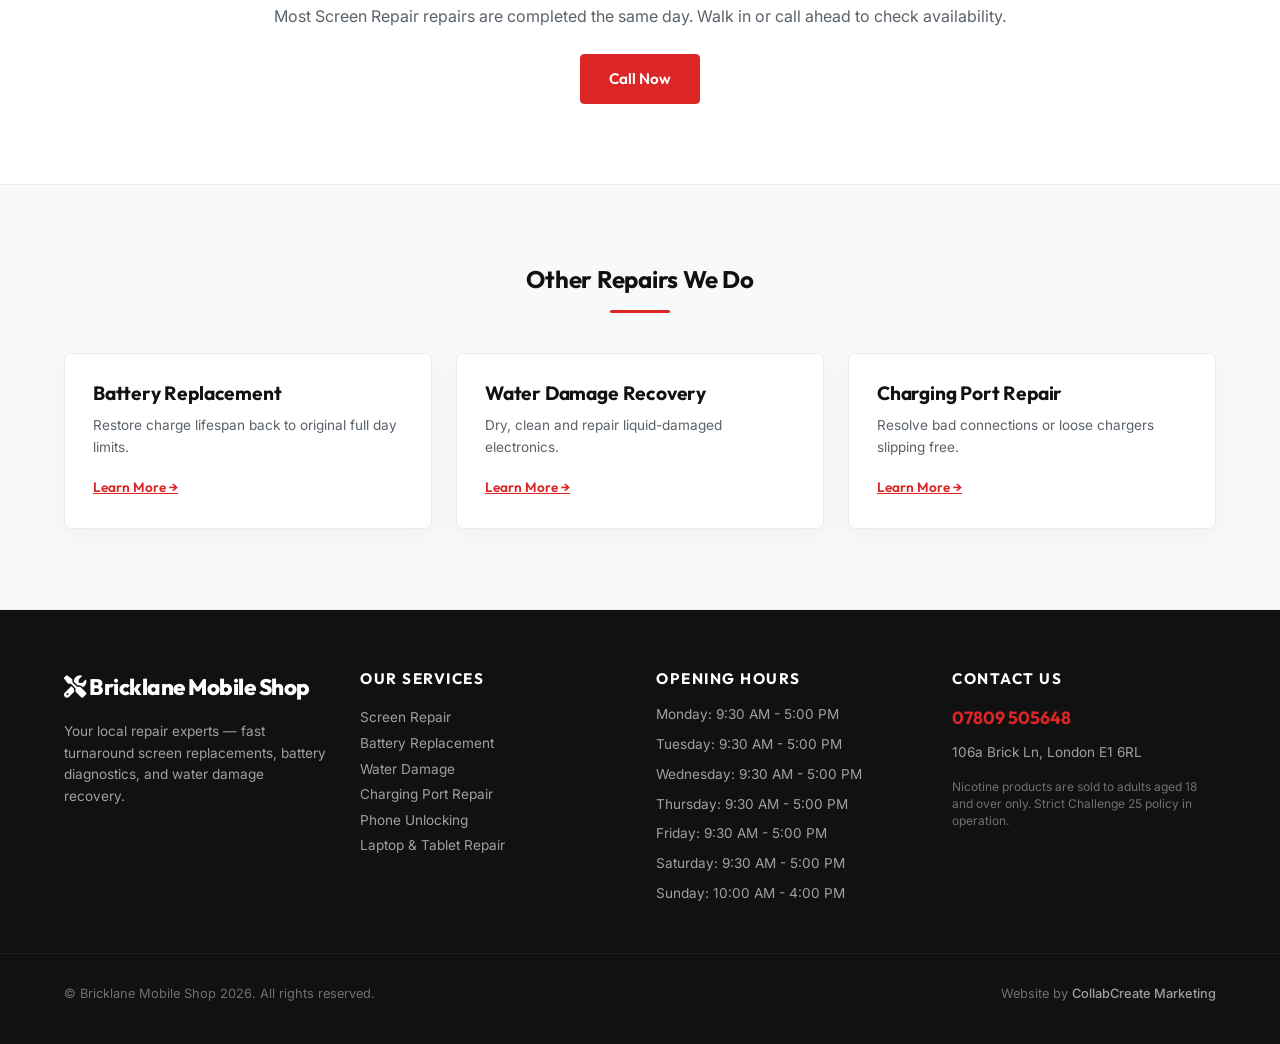
<file: screen-repair.html>
<!DOCTYPE html>
<html lang="en">
<head>
    <meta charset="UTF-8">
    <meta name="viewport" content="width=device-width, initial-scale=1.0">
    <title>Screen Repair Repairs | Bricklane Mobile Shop Brick Lane, London</title>
    <link rel="stylesheet" href="styles.css">
    <link href="https://fonts.googleapis.com/css2?family=Inter:wght@300;400;500;600;700&family=Outfit:wght@400;500;600;700;800&display=swap" rel="stylesheet">
    <link rel="stylesheet" href="https://cdnjs.cloudflare.com/ajax/libs/font-awesome/6.4.0/css/all.min.css">
    
    <!-- Open Graph Metadata -->
    <meta property="og:title" content="Screen Repair Repairs | Bricklane Mobile Shop Brick Lane, London">
    <meta property="og:description" content="Fast, premium screen repairs, battery replacements, water damage recovery, vapes, pouches, and refurbished phones in Brick Lane, London.">
    <meta property="og:image" content="https://mowleed2000.github.io/Bricklane-mobile-shop/storefront.webp">
    <meta property="og:url" content="https://mowleed2000.github.io/Bricklane-mobile-shop/screen-repair.html">
    <meta property="og:type" content="website">

    <!-- Microsoft Clarity Tracking Code -->
    <script type="text/javascript">
        (function(c,l,a,r,i,t,y){
            c[a]=c[a]||function(){(c[a].q=c[a].q||[]).push(arguments)};
            t=l.createElement(r);t.async=1;t.src="https://www.clarity.ms/tag/"+i;
            y=l.getElementsByTagName(r)[0];y.parentNode.insertBefore(t,y);
        })(window, document, "clarity", "script", "x1smlah9oa");
    </script>
</head>
<body>

    <nav class="navbar">
        <div class="container nav-container">
            <a href="index.html" class="logo"><i class="fa-solid fa-screwdriver-wrench"></i> Bricklane Mobile Shop</a>
            <ul class="nav-links" id="navLinks">
                <li><a href="index.html">Home</a></li>
                <li class="dropdown">
                    <a href="#" class="dropdown-trigger">Repairs <i class="fa-solid fa-chevron-down" style="font-size:0.75rem; margin-left:3px;"></i></a>
                    <ul class="dropdown-menu">
                        <li><a href="screen-repair.html">Screen Repair</a></li>
                        <li><a href="battery-replacement.html">Battery Replacement</a></li>
                        <li><a href="water-damage.html">Water Damage</a></li>
                        <li><a href="charging-port.html">Charging Port Repair</a></li>
                        <li><a href="phone-unlocking.html">Phone Unlocking</a></li>
                        <li><a href="laptop-tablet.html">Laptop &amp; Tablet Repair</a></li>
                    </ul>
                </li>
                <li><a href="vapes-pouches.html">Vapes &amp; Pouches</a></li>
                <li><a href="phones-in-store.html">Phones</a></li>
                <li><a href="contact.html">Contact</a></li>
                
                <li><a href="tel:07809505648" class="btn-nav-cta"><i class="fa-solid fa-phone"></i> Call Now</a></li>
            </ul>
            <div class="hamburger" id="hamburger"><i class="fa-solid fa-bars"></i></div>
        </div>
    </nav>

            <section class="service-hero" style="background-image: linear-gradient(rgba(17, 17, 17, 0.65), rgba(17, 17, 17, 0.85)), url('Screen broken screen repair page image 1.jpg');">
                <div class="container text-center reveal">
                    <h1>Screen Repair</h1>
                    <p>Cracked, shattered or completely black — we'll have your screen looking brand new.</p>
                    <a href="tel:07809505648" class="btn btn-primary"><i class="fa-solid fa-phone"></i> Call Now to Book</a>
                </div>
            </section>

            <section class="service-details">
                <div class="container details-grid">
                    <div class="details-text reveal">
                        <h2>What's Involved</h2>
                        <p>A damaged screen isn't just an eyesore — it affects everything you do on your phone. We replace cracked, broken and unresponsive screens across all major brands including iPhone, Samsung, Google Pixel and more. We use premium quality display parts that restore full touch sensitivity, brightness and colour accuracy. Most screen repairs are completed within the hour.</p>
                        
                        <div class="symptoms-box">
                            <h3>Signs You Need This Repair</h3>
                            <ul class="symptoms-list">
                                <li><i class='fa-solid fa-circle-exclamation'></i> Cracked or shattered glass panel</li><li><i class='fa-solid fa-circle-exclamation'></i> Black, bleeding or flickering screen display</li><li><i class='fa-solid fa-circle-exclamation'></i> Touch screen unresponsive to taps or gestures</li><li><i class='fa-solid fa-circle-exclamation'></i> Horizontal lines or dead pixels showing on display</li>
                            </ul>
                        </div>
                    </div>
                    <div class="details-image reveal">
                        <img src="Screen being repaired image 2.jpg" alt="Technician working on device" class="in-process-img">
                    </div>
                </div>
            </section>

            <section class="service-gallery">
                <div class="container">
                    <div class="section-header text-center reveal">
                        <h2>Our Work Process</h2>
                        <div class="accent-divider"></div>
                    </div>
                    <div class="gallery-row reveal">
                        <div class="gallery-item-wrapper" onclick="openLightbox('Screen broken screen repair page image 1.jpg', 'Before / Broken Device')">
                            <img src="Screen broken screen repair page image 1.jpg" alt="Before repair">
                            <span>1. Before / Broken Device</span>
                        </div>
                        <div class="gallery-item-wrapper" onclick="openLightbox('Screen being repaired image 2.jpg', 'During Repair Work')">
                            <img src="Screen being repaired image 2.jpg" alt="During repair">
                            <span>2. During Repair Work</span>
                        </div>
                        <div class="gallery-item-wrapper" onclick="openLightbox('Screen fixed image 3.jpg', 'Good as New / Restored')">
                            <img src="Screen fixed image 3.jpg" alt="After repair">
                            <span>3. Good as New / Restored</span>
                        </div>
                    </div>
                </div>
            </section>

            <section class="service-cta text-center reveal">
                <div class="container">
                    <h2>Don't Wait — Get It Fixed Today</h2>
                    <p>Most Screen Repair repairs are completed the same day. Walk in or call ahead to check availability.</p>
                    <a href="tel:07809505648" class="btn btn-primary">Call Now</a>
                </div>
            </section>

            <section class="related-services">
                <div class="container">
                    <div class="section-header text-center reveal">
                        <h2>Other Repairs We Do</h2>
                        <div class="accent-divider"></div>
                    </div>
                    <div class="related-grid reveal">
                        
                <div class="related-card">
                    <h3>Battery Replacement</h3>
                    <p>Restore charge lifespan back to original full day limits.</p>
                    <a href="battery-replacement.html" class="learn-more">Learn More &rarr;</a>
                </div>
        
                <div class="related-card">
                    <h3>Water Damage Recovery</h3>
                    <p>Dry, clean and repair liquid-damaged electronics.</p>
                    <a href="water-damage.html" class="learn-more">Learn More &rarr;</a>
                </div>
        
                <div class="related-card">
                    <h3>Charging Port Repair</h3>
                    <p>Resolve bad connections or loose chargers slipping free.</p>
                    <a href="charging-port.html" class="learn-more">Learn More &rarr;</a>
                </div>
        
                    </div>
                </div>
            </section>
        
    <!-- Lightbox Modal -->
    <div id="lightboxModal" class="lightbox">
        <span class="lightbox-close" onclick="closeLightbox()">&times;</span>
        <img class="lightbox-content" id="lightboxImg">
        <div id="lightboxCaption" class="lightbox-caption"></div>
    </div>

    <footer class="footer">
        <div class="container footer-grid">
            <div class="footer-brand">
                <a href="index.html" class="footer-logo"><i class="fa-solid fa-screwdriver-wrench"></i> Bricklane Mobile Shop</a>
                <p style="margin-top: 15px; font-size: 0.85rem; line-height: 1.6; color: rgba(255, 255, 255, 0.6);">Your local repair experts — fast turnaround screen replacements, battery diagnostics, and water damage recovery.</p>
                
            </div>
            <div class="footer-links">
                <h4>Our Services</h4>
                <p><a href="screen-repair.html">Screen Repair</a></p>
                <p><a href="battery-replacement.html">Battery Replacement</a></p>
                <p><a href="water-damage.html">Water Damage</a></p>
                <p><a href="charging-port.html">Charging Port Repair</a></p>
                <p><a href="phone-unlocking.html">Phone Unlocking</a></p>
                <p><a href="laptop-tablet.html">Laptop &amp; Tablet Repair</a></p>
            </div>
            <div class="footer-hours">
                <h4>Opening Hours</h4>
                <ul>
                    <li>Monday: 9:30 AM - 5:00 PM</li><li>Tuesday: 9:30 AM - 5:00 PM</li><li>Wednesday: 9:30 AM - 5:00 PM</li><li>Thursday: 9:30 AM - 5:00 PM</li><li>Friday: 9:30 AM - 5:00 PM</li><li>Saturday: 9:30 AM - 5:00 PM</li><li>Sunday: 10:00 AM - 4:00 PM</li>
                </ul>
            </div>
            <div class="footer-contact">
                <h4>Contact Us</h4>
                <p class="phone-num"><a href="tel:07809505648">07809 505648</a></p>
                <p style="margin-top: 10px; font-size: 0.85rem; color: rgba(255, 255, 255, 0.6);">106a Brick Ln, London E1 6RL</p>
                <p style="margin-top: 15px; font-size: 0.75rem; color: rgba(255, 255, 255, 0.4); line-height: 1.4;">
                    Nicotine products are sold to adults aged 18 and over only. Strict Challenge 25 policy in operation.
                </p>
            </div>
        </div>
        <div class="footer-bottom">
            <div class="container" style="display: flex; justify-content: space-between; flex-wrap: wrap; gap: 10px; width: 100%;">
                <p>&copy; Bricklane Mobile Shop 2026. All rights reserved.</p>
                <p class="agency-credit">Website by <a href="https://collabcreate.co.uk" target="_blank">CollabCreate Marketing</a></p>
            </div>
        </div>
    </footer>
    <script src="script.js"></script>
</body>
</html>
</file>
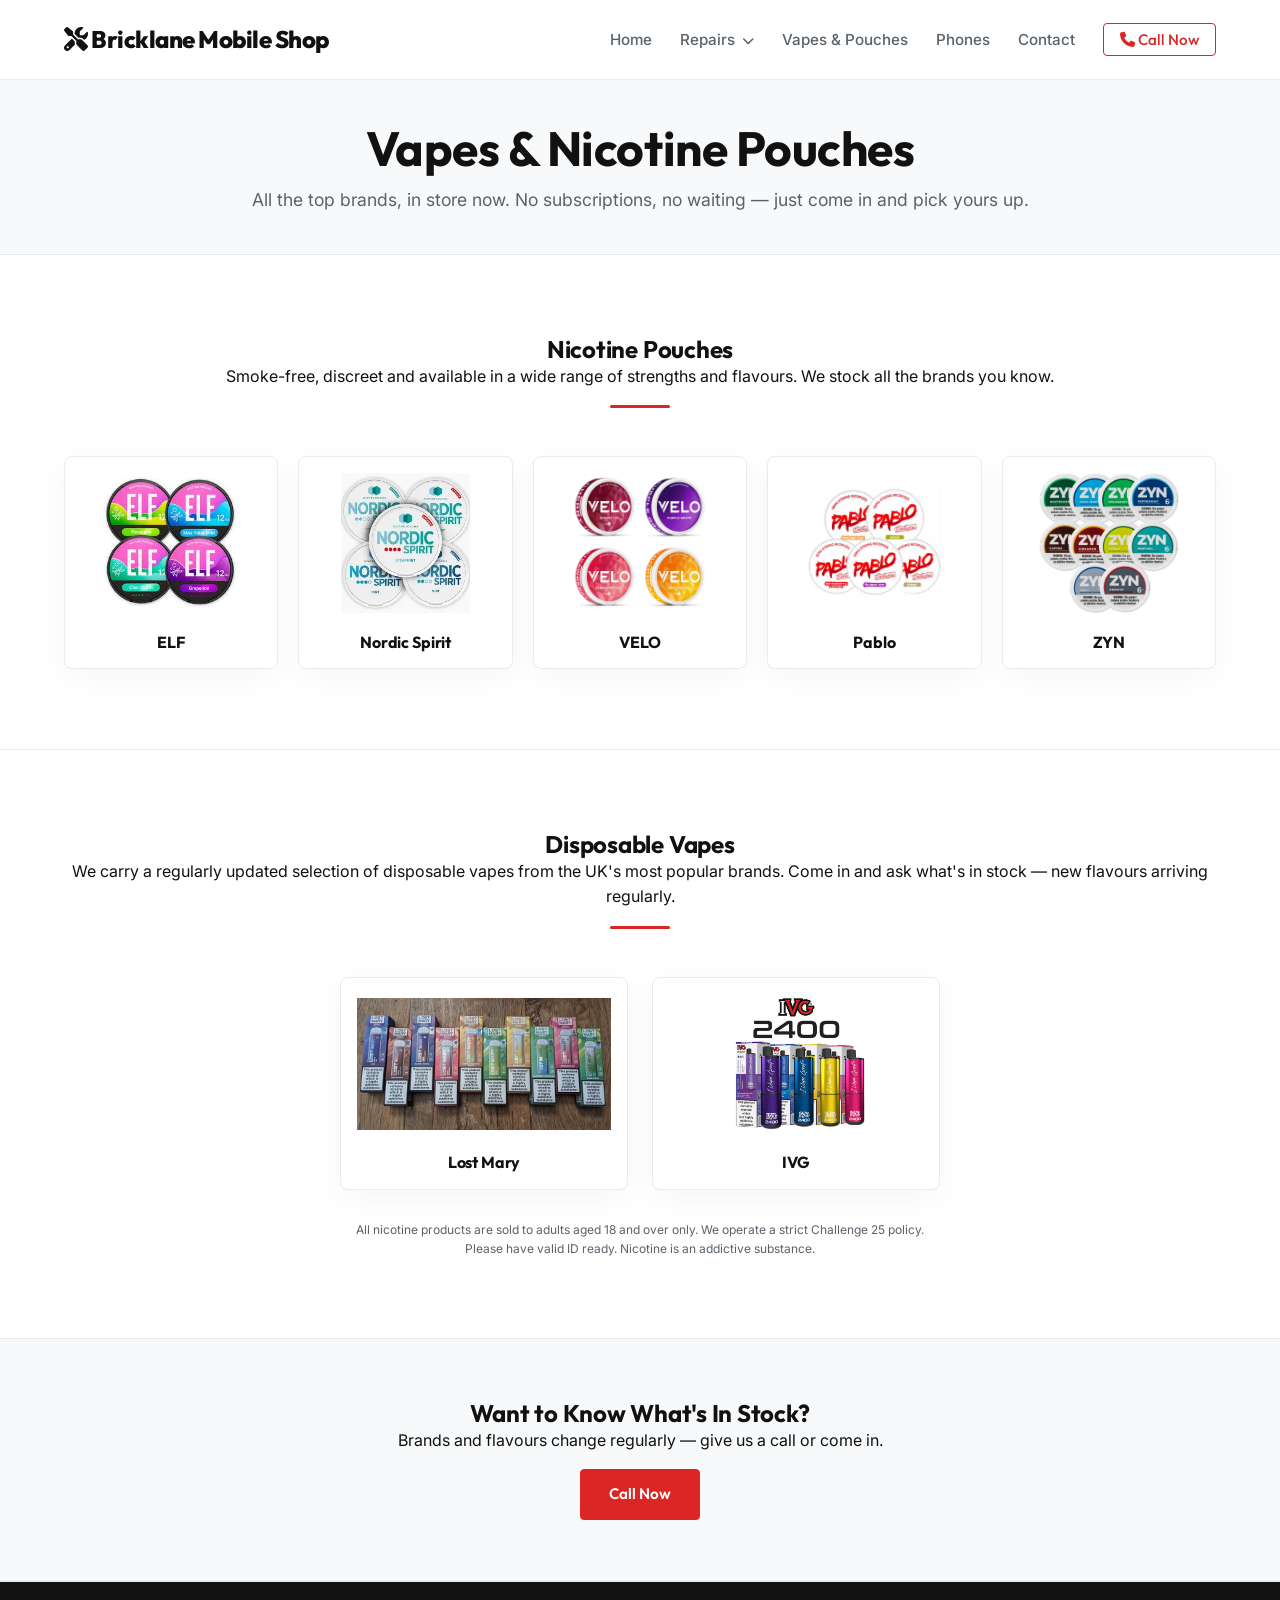
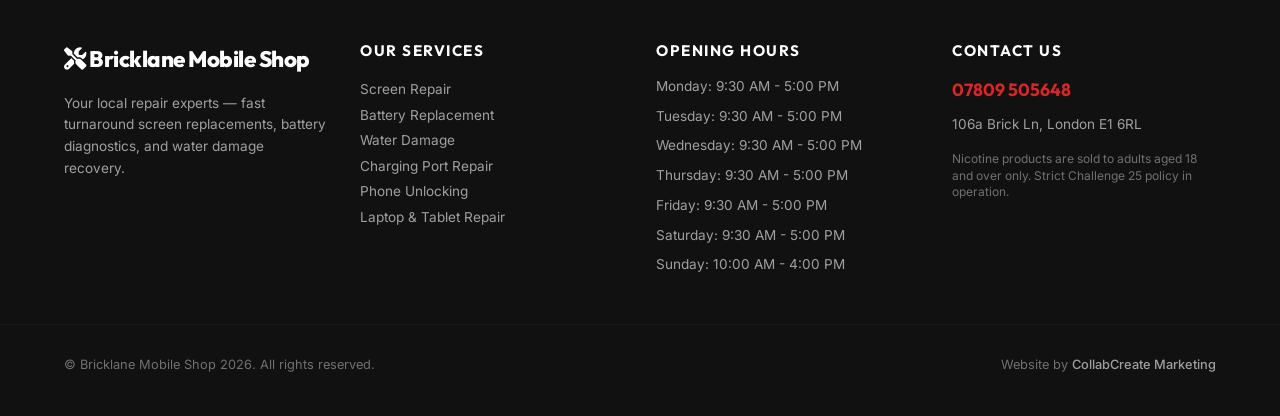
<file: vapes-pouches.html>
<!DOCTYPE html>
<html lang="en">
<head>
    <meta charset="UTF-8">
    <meta name="viewport" content="width=device-width, initial-scale=1.0">
    <title>Vapes & Pouches | Bricklane Mobile Shop Products</title>
    <link rel="stylesheet" href="styles.css">
    <link href="https://fonts.googleapis.com/css2?family=Inter:wght@300;400;500;600;700&family=Outfit:wght@400;500;600;700;800&display=swap" rel="stylesheet">
    <link rel="stylesheet" href="https://cdnjs.cloudflare.com/ajax/libs/font-awesome/6.4.0/css/all.min.css">
    
    <!-- Open Graph Metadata -->
    <meta property="og:title" content="Vapes & Pouches | Bricklane Mobile Shop Products">
    <meta property="og:description" content="Fast, premium screen repairs, battery replacements, water damage recovery, vapes, pouches, and refurbished phones in Brick Lane, London.">
    <meta property="og:image" content="https://mowleed2000.github.io/Bricklane-mobile-shop/storefront.webp">
    <meta property="og:url" content="https://mowleed2000.github.io/Bricklane-mobile-shop/vapes-pouches.html">
    <meta property="og:type" content="website">

    <!-- Microsoft Clarity Tracking Code -->
    <script type="text/javascript">
        (function(c,l,a,r,i,t,y){
            c[a]=c[a]||function(){(c[a].q=c[a].q||[]).push(arguments)};
            t=l.createElement(r);t.async=1;t.src="https://www.clarity.ms/tag/"+i;
            y=l.getElementsByTagName(r)[0];y.parentNode.insertBefore(t,y);
        })(window, document, "clarity", "script", "x1smlah9oa");
    </script>
</head>
<body>

    <nav class="navbar">
        <div class="container nav-container">
            <a href="index.html" class="logo"><i class="fa-solid fa-screwdriver-wrench"></i> Bricklane Mobile Shop</a>
            <ul class="nav-links" id="navLinks">
                <li><a href="index.html">Home</a></li>
                <li class="dropdown">
                    <a href="#" class="dropdown-trigger">Repairs <i class="fa-solid fa-chevron-down" style="font-size:0.75rem; margin-left:3px;"></i></a>
                    <ul class="dropdown-menu">
                        <li><a href="screen-repair.html">Screen Repair</a></li>
                        <li><a href="battery-replacement.html">Battery Replacement</a></li>
                        <li><a href="water-damage.html">Water Damage</a></li>
                        <li><a href="charging-port.html">Charging Port Repair</a></li>
                        <li><a href="phone-unlocking.html">Phone Unlocking</a></li>
                        <li><a href="laptop-tablet.html">Laptop &amp; Tablet Repair</a></li>
                    </ul>
                </li>
                <li><a href="vapes-pouches.html">Vapes &amp; Pouches</a></li>
                <li><a href="phones-in-store.html">Phones</a></li>
                <li><a href="contact.html">Contact</a></li>
                
                <li><a href="tel:07809505648" class="btn-nav-cta"><i class="fa-solid fa-phone"></i> Call Now</a></li>
            </ul>
            <div class="hamburger" id="hamburger"><i class="fa-solid fa-bars"></i></div>
        </div>
    </nav>

    <!-- Page Hero -->
    <section class="page-hero text-center reveal">
        <div class="container">
            <h1>Vapes &amp; Nicotine Pouches</h1>
            <p>All the top brands, in store now. No subscriptions, no waiting — just come in and pick yours up.</p>
        </div>
    </section>

    <!-- Nicotine Pouches Section -->
    <section class="pouches-section">
        <div class="container">
            <div class="section-header text-center reveal">
                <h2>Nicotine Pouches</h2>
                <p>Smoke-free, discreet and available in a wide range of strengths and flavours. We stock all the brands you know.</p>
                <div class="accent-divider"></div>
            </div>
            
            <div class="pouches-grid reveal">
                <div class="brand-card">
                    <img src="Elf reuse.jpg" alt="ELF Nicotine Pouches">
                    <h3>ELF</h3>
                </div>
                <div class="brand-card">
                    <img src="Nordic Reuse.webp" alt="Nordic Spirit">
                    <h3>Nordic Spirit</h3>
                </div>
                <div class="brand-card">
                    <img src="Velo reuse.jpg" alt="VELO">
                    <h3>VELO</h3>
                </div>
                <div class="brand-card">
                    <img src="Pablo reuse.jpg" alt="Pablo">
                    <h3>Pablo</h3>
                </div>
                <div class="brand-card">
                    <img src="ZYN Pouches Reuse.webp" alt="ZYN">
                    <h3>ZYN</h3>
                </div>
            </div>
        </div>
    </section>

    <!-- Vapes Section -->
    <section class="vapes-section">
        <div class="container">
            <div class="section-header text-center reveal">
                <h2>Disposable Vapes</h2>
                <p>We carry a regularly updated selection of disposable vapes from the UK's most popular brands. Come in and ask what's in stock — new flavours arriving regularly.</p>
                <div class="accent-divider"></div>
            </div>
            
            <div class="vapes-grid-two reveal">
                <div class="brand-card-two">
                    <img src="Lost Mary reuse.jpg" alt="Lost Mary Vapes">
                    <h3>Lost Mary</h3>
                </div>
                <div class="brand-card-two">
                    <img src="IVG Reuse 1.jpg" alt="IVG Vapes">
                    <h3>IVG</h3>
                </div>
            </div>
            
            <p class="disclaimer-text text-center reveal" style="max-width: 600px; margin: 30px auto 0;">All nicotine products are sold to adults aged 18 and over only. We operate a strict Challenge 25 policy. Please have valid ID ready. Nicotine is an addictive substance.</p>
        </div>
    </section>

    <!-- CTA Section -->
    <section class="vapes-cta text-center reveal">
        <div class="container">
            <h2>Want to Know What's In Stock?</h2>
            <p>Brands and flavours change regularly — give us a call or come in.</p>
            <a href="tel:07809505648" class="btn btn-primary" style="margin-top: 16px;">Call Now</a>
        </div>
    </section>

    <!-- Lightbox Modal -->
    <div id="lightboxModal" class="lightbox">
        <span class="lightbox-close" onclick="closeLightbox()">&times;</span>
        <img class="lightbox-content" id="lightboxImg">
        <div id="lightboxCaption" class="lightbox-caption"></div>
    </div>

    <footer class="footer">
        <div class="container footer-grid">
            <div class="footer-brand">
                <a href="index.html" class="footer-logo"><i class="fa-solid fa-screwdriver-wrench"></i> Bricklane Mobile Shop</a>
                <p style="margin-top: 15px; font-size: 0.85rem; line-height: 1.6; color: rgba(255, 255, 255, 0.6);">Your local repair experts — fast turnaround screen replacements, battery diagnostics, and water damage recovery.</p>
                
            </div>
            <div class="footer-links">
                <h4>Our Services</h4>
                <p><a href="screen-repair.html">Screen Repair</a></p>
                <p><a href="battery-replacement.html">Battery Replacement</a></p>
                <p><a href="water-damage.html">Water Damage</a></p>
                <p><a href="charging-port.html">Charging Port Repair</a></p>
                <p><a href="phone-unlocking.html">Phone Unlocking</a></p>
                <p><a href="laptop-tablet.html">Laptop &amp; Tablet Repair</a></p>
            </div>
            <div class="footer-hours">
                <h4>Opening Hours</h4>
                <ul>
                    <li>Monday: 9:30 AM - 5:00 PM</li><li>Tuesday: 9:30 AM - 5:00 PM</li><li>Wednesday: 9:30 AM - 5:00 PM</li><li>Thursday: 9:30 AM - 5:00 PM</li><li>Friday: 9:30 AM - 5:00 PM</li><li>Saturday: 9:30 AM - 5:00 PM</li><li>Sunday: 10:00 AM - 4:00 PM</li>
                </ul>
            </div>
            <div class="footer-contact">
                <h4>Contact Us</h4>
                <p class="phone-num"><a href="tel:07809505648">07809 505648</a></p>
                <p style="margin-top: 10px; font-size: 0.85rem; color: rgba(255, 255, 255, 0.6);">106a Brick Ln, London E1 6RL</p>
                <p style="margin-top: 15px; font-size: 0.75rem; color: rgba(255, 255, 255, 0.4); line-height: 1.4;">
                    Nicotine products are sold to adults aged 18 and over only. Strict Challenge 25 policy in operation.
                </p>
            </div>
        </div>
        <div class="footer-bottom">
            <div class="container" style="display: flex; justify-content: space-between; flex-wrap: wrap; gap: 10px; width: 100%;">
                <p>&copy; Bricklane Mobile Shop 2026. All rights reserved.</p>
                <p class="agency-credit">Website by <a href="https://collabcreate.co.uk" target="_blank">CollabCreate Marketing</a></p>
            </div>
        </div>
    </footer>
    <script src="script.js"></script>
</body>
</html>
</file>
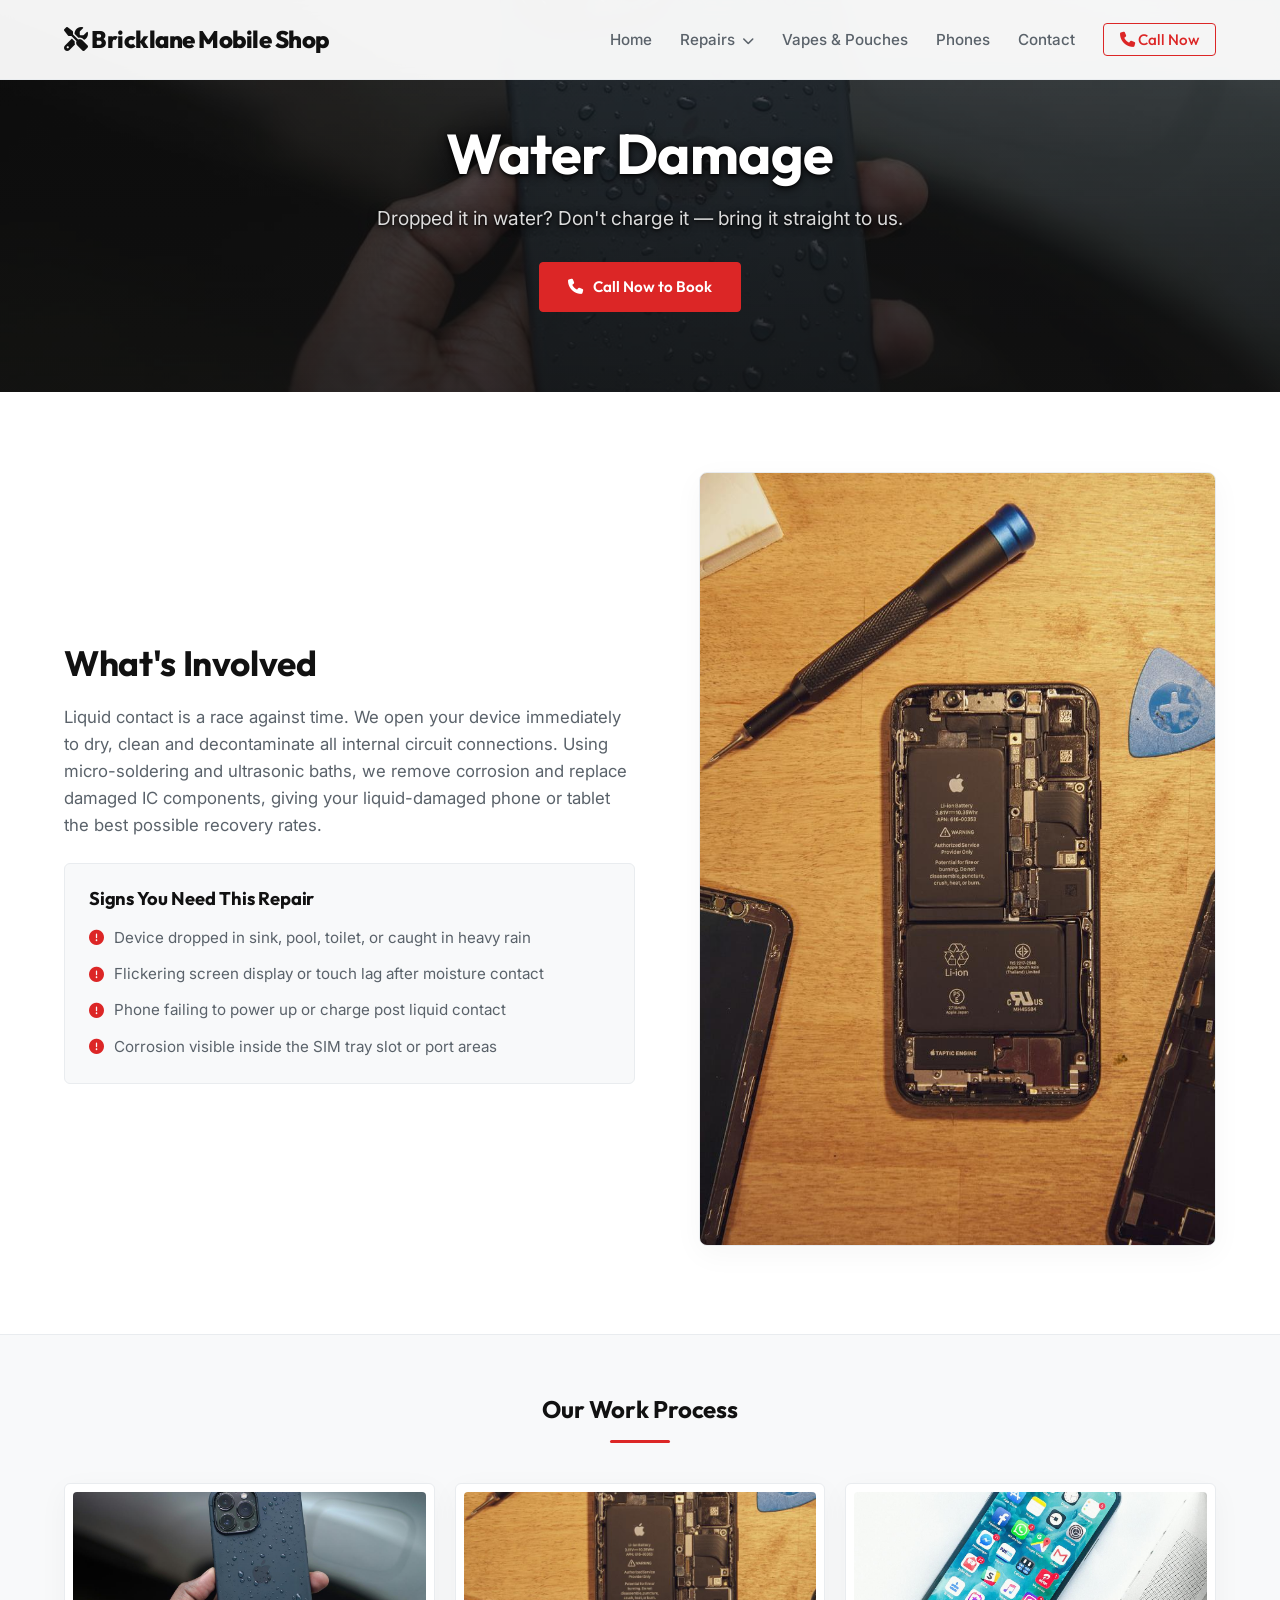
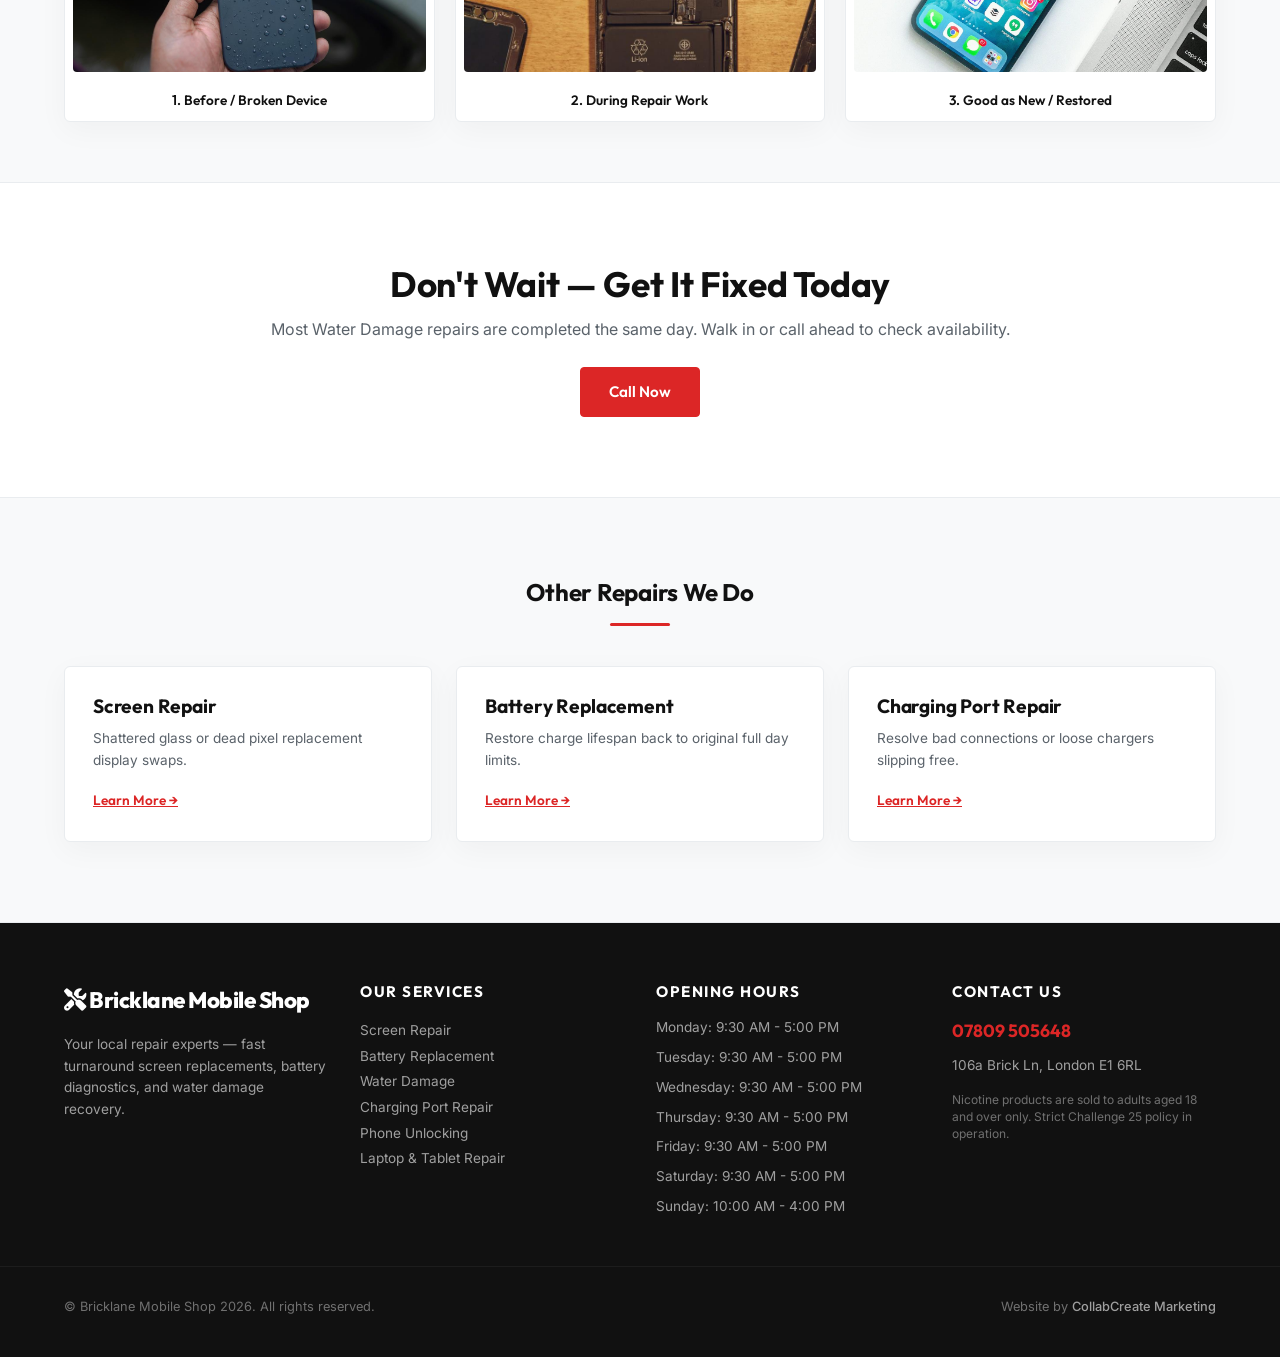
<file: water-damage.html>
<!DOCTYPE html>
<html lang="en">
<head>
    <meta charset="UTF-8">
    <meta name="viewport" content="width=device-width, initial-scale=1.0">
    <title>Water Damage Repairs | Bricklane Mobile Shop Brick Lane, London</title>
    <link rel="stylesheet" href="styles.css">
    <link href="https://fonts.googleapis.com/css2?family=Inter:wght@300;400;500;600;700&family=Outfit:wght@400;500;600;700;800&display=swap" rel="stylesheet">
    <link rel="stylesheet" href="https://cdnjs.cloudflare.com/ajax/libs/font-awesome/6.4.0/css/all.min.css">
    
    <!-- Open Graph Metadata -->
    <meta property="og:title" content="Water Damage Repairs | Bricklane Mobile Shop Brick Lane, London">
    <meta property="og:description" content="Fast, premium screen repairs, battery replacements, water damage recovery, vapes, pouches, and refurbished phones in Brick Lane, London.">
    <meta property="og:image" content="https://mowleed2000.github.io/Bricklane-mobile-shop/storefront.webp">
    <meta property="og:url" content="https://mowleed2000.github.io/Bricklane-mobile-shop/water-damage.html">
    <meta property="og:type" content="website">

    <!-- Microsoft Clarity Tracking Code -->
    <script type="text/javascript">
        (function(c,l,a,r,i,t,y){
            c[a]=c[a]||function(){(c[a].q=c[a].q||[]).push(arguments)};
            t=l.createElement(r);t.async=1;t.src="https://www.clarity.ms/tag/"+i;
            y=l.getElementsByTagName(r)[0];y.parentNode.insertBefore(t,y);
        })(window, document, "clarity", "script", "x1smlah9oa");
    </script>
</head>
<body>

    <nav class="navbar">
        <div class="container nav-container">
            <a href="index.html" class="logo"><i class="fa-solid fa-screwdriver-wrench"></i> Bricklane Mobile Shop</a>
            <ul class="nav-links" id="navLinks">
                <li><a href="index.html">Home</a></li>
                <li class="dropdown">
                    <a href="#" class="dropdown-trigger">Repairs <i class="fa-solid fa-chevron-down" style="font-size:0.75rem; margin-left:3px;"></i></a>
                    <ul class="dropdown-menu">
                        <li><a href="screen-repair.html">Screen Repair</a></li>
                        <li><a href="battery-replacement.html">Battery Replacement</a></li>
                        <li><a href="water-damage.html">Water Damage</a></li>
                        <li><a href="charging-port.html">Charging Port Repair</a></li>
                        <li><a href="phone-unlocking.html">Phone Unlocking</a></li>
                        <li><a href="laptop-tablet.html">Laptop &amp; Tablet Repair</a></li>
                    </ul>
                </li>
                <li><a href="vapes-pouches.html">Vapes &amp; Pouches</a></li>
                <li><a href="phones-in-store.html">Phones</a></li>
                <li><a href="contact.html">Contact</a></li>
                
                <li><a href="tel:07809505648" class="btn-nav-cta"><i class="fa-solid fa-phone"></i> Call Now</a></li>
            </ul>
            <div class="hamburger" id="hamburger"><i class="fa-solid fa-bars"></i></div>
        </div>
    </nav>

            <section class="service-hero" style="background-image: linear-gradient(rgba(17, 17, 17, 0.65), rgba(17, 17, 17, 0.85)), url('Water damage phone water damage image 1.jpg');">
                <div class="container text-center reveal">
                    <h1>Water Damage</h1>
                    <p>Dropped it in water? Don't charge it — bring it straight to us.</p>
                    <a href="tel:07809505648" class="btn btn-primary"><i class="fa-solid fa-phone"></i> Call Now to Book</a>
                </div>
            </section>

            <section class="service-details">
                <div class="container details-grid">
                    <div class="details-text reveal">
                        <h2>What's Involved</h2>
                        <p>Liquid contact is a race against time. We open your device immediately to dry, clean and decontaminate all internal circuit connections. Using micro-soldering and ultrasonic baths, we remove corrosion and replace damaged IC components, giving your liquid-damaged phone or tablet the best possible recovery rates.</p>
                        
                        <div class="symptoms-box">
                            <h3>Signs You Need This Repair</h3>
                            <ul class="symptoms-list">
                                <li><i class='fa-solid fa-circle-exclamation'></i> Device dropped in sink, pool, toilet, or caught in heavy rain</li><li><i class='fa-solid fa-circle-exclamation'></i> Flickering screen display or touch lag after moisture contact</li><li><i class='fa-solid fa-circle-exclamation'></i> Phone failing to power up or charge post liquid contact</li><li><i class='fa-solid fa-circle-exclamation'></i> Corrosion visible inside the SIM tray slot or port areas</li>
                            </ul>
                        </div>
                    </div>
                    <div class="details-image reveal">
                        <img src="Water damage being repaired.jpg" alt="Technician working on device" class="in-process-img">
                    </div>
                </div>
            </section>

            <section class="service-gallery">
                <div class="container">
                    <div class="section-header text-center reveal">
                        <h2>Our Work Process</h2>
                        <div class="accent-divider"></div>
                    </div>
                    <div class="gallery-row reveal">
                        <div class="gallery-item-wrapper" onclick="openLightbox('Water damage phone water damage image 1.jpg', 'Before / Broken Device')">
                            <img src="Water damage phone water damage image 1.jpg" alt="Before repair">
                            <span>1. Before / Broken Device</span>
                        </div>
                        <div class="gallery-item-wrapper" onclick="openLightbox('Water damage being repaired.jpg', 'During Repair Work')">
                            <img src="Water damage being repaired.jpg" alt="During repair">
                            <span>2. During Repair Work</span>
                        </div>
                        <div class="gallery-item-wrapper" onclick="openLightbox('Water damage repaired.jpg', 'Good as New / Restored')">
                            <img src="Water damage repaired.jpg" alt="After repair">
                            <span>3. Good as New / Restored</span>
                        </div>
                    </div>
                </div>
            </section>

            <section class="service-cta text-center reveal">
                <div class="container">
                    <h2>Don't Wait — Get It Fixed Today</h2>
                    <p>Most Water Damage repairs are completed the same day. Walk in or call ahead to check availability.</p>
                    <a href="tel:07809505648" class="btn btn-primary">Call Now</a>
                </div>
            </section>

            <section class="related-services">
                <div class="container">
                    <div class="section-header text-center reveal">
                        <h2>Other Repairs We Do</h2>
                        <div class="accent-divider"></div>
                    </div>
                    <div class="related-grid reveal">
                        
                <div class="related-card">
                    <h3>Screen Repair</h3>
                    <p>Shattered glass or dead pixel replacement display swaps.</p>
                    <a href="screen-repair.html" class="learn-more">Learn More &rarr;</a>
                </div>
        
                <div class="related-card">
                    <h3>Battery Replacement</h3>
                    <p>Restore charge lifespan back to original full day limits.</p>
                    <a href="battery-replacement.html" class="learn-more">Learn More &rarr;</a>
                </div>
        
                <div class="related-card">
                    <h3>Charging Port Repair</h3>
                    <p>Resolve bad connections or loose chargers slipping free.</p>
                    <a href="charging-port.html" class="learn-more">Learn More &rarr;</a>
                </div>
        
                    </div>
                </div>
            </section>
        
    <!-- Lightbox Modal -->
    <div id="lightboxModal" class="lightbox">
        <span class="lightbox-close" onclick="closeLightbox()">&times;</span>
        <img class="lightbox-content" id="lightboxImg">
        <div id="lightboxCaption" class="lightbox-caption"></div>
    </div>

    <footer class="footer">
        <div class="container footer-grid">
            <div class="footer-brand">
                <a href="index.html" class="footer-logo"><i class="fa-solid fa-screwdriver-wrench"></i> Bricklane Mobile Shop</a>
                <p style="margin-top: 15px; font-size: 0.85rem; line-height: 1.6; color: rgba(255, 255, 255, 0.6);">Your local repair experts — fast turnaround screen replacements, battery diagnostics, and water damage recovery.</p>
                
            </div>
            <div class="footer-links">
                <h4>Our Services</h4>
                <p><a href="screen-repair.html">Screen Repair</a></p>
                <p><a href="battery-replacement.html">Battery Replacement</a></p>
                <p><a href="water-damage.html">Water Damage</a></p>
                <p><a href="charging-port.html">Charging Port Repair</a></p>
                <p><a href="phone-unlocking.html">Phone Unlocking</a></p>
                <p><a href="laptop-tablet.html">Laptop &amp; Tablet Repair</a></p>
            </div>
            <div class="footer-hours">
                <h4>Opening Hours</h4>
                <ul>
                    <li>Monday: 9:30 AM - 5:00 PM</li><li>Tuesday: 9:30 AM - 5:00 PM</li><li>Wednesday: 9:30 AM - 5:00 PM</li><li>Thursday: 9:30 AM - 5:00 PM</li><li>Friday: 9:30 AM - 5:00 PM</li><li>Saturday: 9:30 AM - 5:00 PM</li><li>Sunday: 10:00 AM - 4:00 PM</li>
                </ul>
            </div>
            <div class="footer-contact">
                <h4>Contact Us</h4>
                <p class="phone-num"><a href="tel:07809505648">07809 505648</a></p>
                <p style="margin-top: 10px; font-size: 0.85rem; color: rgba(255, 255, 255, 0.6);">106a Brick Ln, London E1 6RL</p>
                <p style="margin-top: 15px; font-size: 0.75rem; color: rgba(255, 255, 255, 0.4); line-height: 1.4;">
                    Nicotine products are sold to adults aged 18 and over only. Strict Challenge 25 policy in operation.
                </p>
            </div>
        </div>
        <div class="footer-bottom">
            <div class="container" style="display: flex; justify-content: space-between; flex-wrap: wrap; gap: 10px; width: 100%;">
                <p>&copy; Bricklane Mobile Shop 2026. All rights reserved.</p>
                <p class="agency-credit">Website by <a href="https://collabcreate.co.uk" target="_blank">CollabCreate Marketing</a></p>
            </div>
        </div>
    </footer>
    <script src="script.js"></script>
</body>
</html>
</file>
<file: styles.css>
/* CCM Tech Repair Site Stylesheet */
:root {
    --bg-main: #ffffff;
    --bg-card: #ffffff;
    --bg-alternate: #f8f9fa;
    --text-main: #111111;
    --text-muted: #5a626a;
    --border-color: #e9ecef;
    --primary: #dc2626;
    --primary-hover: #b91c1c;
    --primary-glow: rgba(220, 38, 38, 0.15);
    --shadow: 0 8px 30px rgba(0, 0, 0, 0.04);
    --font-sans: 'Inter', sans-serif;
    --font-heading: 'Outfit', sans-serif;
    --nav-height: 80px;
}

/* Global Reset */
* {
    margin: 0;
    padding: 0;
    box-sizing: border-box;
}

html, body {
    width: 100%;
    overflow-x: hidden;
    background-color: var(--bg-main);
    color: var(--text-main);
    font-family: var(--font-sans);
    line-height: 1.6;
    scroll-behavior: smooth;
}

/* Layout Utilities */
.container {
    max-width: 1200px;
    margin: 0 auto;
    padding: 0 24px;
    width: 100%;
}

.text-center {
    text-align: center;
}

.primary-text {
    color: var(--primary);
}

.accent-divider {
    width: 60px;
    height: 3px;
    background-color: var(--primary);
    margin: 16px auto 0;
    border-radius: 2px;
}

.section-subtitle {
    display: inline-block;
    font-family: var(--font-heading);
    font-size: 0.8rem;
    font-weight: 700;
    text-transform: uppercase;
    letter-spacing: 3px;
    color: var(--primary);
    margin-bottom: 12px;
}

/* Typography */
h1, h2, h3, h4 {
    font-family: var(--font-heading);
    font-weight: 700;
    letter-spacing: -0.01em;
    line-height: 1.2;
}

/* Scroll Animations */
.reveal {
    opacity: 0;
    transform: translateY(30px);
    transition: all 0.8s cubic-bezier(0.16, 1, 0.3, 1);
}

.reveal.active {
    opacity: 1;
    transform: translateY(0);
}

/* Buttons */
.btn {
    display: inline-flex;
    align-items: center;
    justify-content: center;
    gap: 10px;
    padding: 12px 28px;
    font-family: var(--font-heading);
    font-size: 0.95rem;
    font-weight: 600;
    text-decoration: none;
    border-radius: 4px;
    transition: all 0.3s ease;
    cursor: pointer;
    border: none;
}

.btn-primary {
    background-color: var(--primary);
    color: #ffffff;
    border: 1px solid var(--primary);
}

.btn-primary:hover {
    background-color: var(--primary-hover);
    border-color: var(--primary-hover);
    transform: translateY(-2px);
    box-shadow: 0 8px 20px var(--primary-glow);
}

.btn-outline {
    background-color: transparent;
    color: var(--text-main);
    border: 1px solid var(--border-color);
}

.btn-outline:hover {
    background-color: var(--bg-alternate);
    border-color: var(--primary);
    color: var(--primary);
    transform: translateY(-2px);
}

/* Navigation Bar */
.navbar {
    position: fixed;
    top: 0;
    left: 0;
    width: 100%;
    height: var(--nav-height);
    background-color: rgba(255, 255, 255, 0.95);
    backdrop-filter: blur(8px);
    -webkit-backdrop-filter: blur(8px);
    border-bottom: 1px solid var(--border-color);
    z-index: 1000;
    display: flex;
    align-items: center;
}

.nav-container {
    display: flex;
    justify-content: space-between;
    align-items: center;
}

.logo {
    font-family: var(--font-heading);
    font-size: 1.5rem;
    font-weight: 800;
    color: var(--text-main);
    text-decoration: none;
    letter-spacing: -0.5px;
}

.nav-links {
    display: flex;
    align-items: center;
    list-style: none;
    gap: 28px;
}

.nav-links a {
    color: var(--text-muted);
    text-decoration: none;
    font-size: 0.95rem;
    font-weight: 500;
    transition: color 0.3s ease;
}

.nav-links a:hover {
    color: var(--text-main);
}

.btn-nav-cta {
    background-color: transparent;
    color: var(--primary) !important;
    border: 1px solid var(--primary);
    padding: 6px 16px;
    border-radius: 4px;
    font-family: var(--font-heading);
    font-size: 0.85rem;
    font-weight: 600;
    transition: all 0.3s ease;
}

.btn-nav-cta:hover {
    background-color: var(--primary);
    color: #ffffff !important;
}

.hamburger {
    display: none;
    color: var(--text-main);
    font-size: 1.4rem;
    cursor: pointer;
}

/* Dropdown Menu */
.dropdown {
    position: relative;
}

.dropdown-menu {
    display: none;
    position: absolute;
    top: 100%;
    left: 0;
    background-color: var(--bg-card);
    border: 1px solid var(--border-color);
    box-shadow: var(--shadow);
    list-style: none;
    min-width: 220px;
    border-radius: 4px;
    padding: 10px 0;
    z-index: 100;
}

.dropdown-menu li a {
    display: block;
    padding: 10px 20px;
    color: var(--text-main);
    font-size: 0.9rem;
    text-transform: none;
    letter-spacing: normal;
}

.dropdown-menu li a:hover {
    background-color: var(--bg-alternate);
    color: var(--primary);
}

.dropdown:hover .dropdown-menu {
    display: block;
}

/* Hero Section */
.hero {
    padding: calc(var(--nav-height) + 60px) 0 80px;
    background-size: cover;
    background-position: center;
    position: relative;
}

.hero-grid {
    display: grid;
    grid-template-columns: 1.1fr 0.9fr;
    gap: 48px;
    align-items: center;
}

.hero-content .eyebrow {
    font-family: var(--font-heading);
    color: var(--primary);
    font-size: 0.8rem;
    font-weight: 700;
    text-transform: uppercase;
    letter-spacing: 3px;
    margin-bottom: 20px;
    display: block;
}

.hero h1 {
    font-size: 3.8rem;
    margin-bottom: 20px;
    color: var(--text-main);
}

.hero-tagline {
    font-size: 1.15rem;
    color: var(--text-muted);
    margin-bottom: 32px;
}

.hero-btns {
    display: flex;
    gap: 16px;
    margin-bottom: 32px;
}

.walk-ins-tag {
    display: flex;
    flex-wrap: wrap;
    gap: 12px;
}

.badge {
    display: inline-flex;
    align-items: center;
    gap: 6px;
    background-color: var(--bg-alternate);
    border: 1px solid var(--border-color);
    color: var(--text-muted);
    padding: 6px 12px;
    border-radius: 4px;
    font-size: 0.8rem;
    font-weight: 600;
}

.badge i {
    color: var(--primary);
}

.hero-image-wrapper {
    position: relative;
    width: 100%;
}

.hero-image-frame {
    position: relative;
    border: 1px solid var(--border-color);
    padding: 10px;
    border-radius: 8px;
    background-color: var(--bg-card);
    box-shadow: var(--shadow);
    cursor: pointer;
    overflow: hidden;
}

.hero-image {
    width: 100%;
    border-radius: 4px;
    display: block;
    object-fit: cover;
    aspect-ratio: 4/5;
    transition: transform 0.5s ease;
}

.hero-image-frame:hover .hero-image {
    transform: scale(1.02);
}

.frame-overlay {
    position: absolute;
    top: 10px;
    left: 10px;
    right: 10px;
    bottom: 10px;
    background-color: rgba(17, 17, 17, 0.85);
    display: flex;
    flex-direction: column;
    align-items: center;
    justify-content: center;
    gap: 10px;
    color: #ffffff;
    opacity: 0;
    transition: opacity 0.3s ease;
    border-radius: 4px;
}

.hero-image-frame:hover .frame-overlay {
    opacity: 1;
}

.frame-overlay i {
    font-size: 1.8rem;
    color: var(--primary);
}

.frame-overlay span {
    font-family: var(--font-heading);
    font-size: 0.8rem;
    font-weight: 600;
    text-transform: uppercase;
    letter-spacing: 1.5px;
}

/* Services Grid on Home */
.services {
    padding: 80px 0;
    background-color: var(--bg-alternate);
    border-top: 1px solid var(--border-color);
    border-bottom: 1px solid var(--border-color);
}

.services .section-header {
    margin-bottom: 48px;
}

.services .subheading {
    color: var(--text-muted);
    font-size: 1.05rem;
    margin-top: 8px;
}

.services-grid {
    display: grid;
    grid-template-columns: repeat(3, 1fr);
    gap: 24px;
}

.service-card-link {
    text-decoration: none;
}

.service-card {
    height: 280px;
    border-radius: 8px;
    background-size: cover;
    background-position: center;
    position: relative;
    overflow: hidden;
    display: flex;
    align-items: flex-end;
    transition: transform 0.3s ease, box-shadow 0.3s ease;
}

.service-card:hover {
    transform: translateY(-4px);
    box-shadow: 0 12px 30px rgba(0, 0, 0, 0.15);
}

.card-content {
    padding: 24px;
    color: #ffffff;
    width: 100%;
    z-index: 2;
}

.service-card h3 {
    font-size: 1.4rem;
    margin-bottom: 6px;
    color: #ffffff;
}

.service-card p {
    font-size: 0.85rem;
    color: rgba(255, 255, 255, 0.8);
    margin-bottom: 12px;
}

.learn-more {
    font-family: var(--font-heading);
    font-size: 0.85rem;
    font-weight: 600;
    color: var(--primary);
}

/* Why Us Section */
.why-us {
    padding: 80px 0;
}

.why-us-grid {
    display: grid;
    grid-template-columns: repeat(3, 1fr);
    gap: 32px;
    margin-top: 48px;
}

.why-card {
    background-color: var(--bg-card);
    border: 1px solid var(--border-color);
    border-radius: 8px;
    padding: 32px;
    box-shadow: var(--shadow);
}

.why-icon {
    font-size: 2.2rem;
    color: var(--primary);
    margin-bottom: 20px;
}

.why-card h3 {
    font-size: 1.25rem;
    margin-bottom: 12px;
}

.why-card p {
    color: var(--text-muted);
    font-size: 0.9rem;
}

/* Vapes Teaser */
.vapes-teaser {
    padding: 80px 0;
    background-color: var(--bg-alternate);
    border-top: 1px solid var(--border-color);
    border-bottom: 1px solid var(--border-color);
}

.vapes-teaser-grid {
    display: grid;
    grid-template-columns: 1.1fr 0.9fr;
    gap: 48px;
    align-items: center;
}

.vapes-teaser-content h2 {
    font-size: 2.5rem;
    margin-bottom: 16px;
}

.vapes-teaser-content p {
    color: var(--text-muted);
    margin-bottom: 24px;
    font-size: 1.05rem;
}

.disclaimer-text {
    font-size: 0.75rem;
    color: var(--text-muted);
    margin-top: 16px;
}

.vape-brand-anchors {
    display: flex;
    justify-content: center;
    gap: 20px;
}

.teaser-brand-img {
    width: 45%;
    max-width: 180px;
    border-radius: 8px;
    border: 1px solid var(--border-color);
    box-shadow: var(--shadow);
}

/* Phones Teaser */
.phones-teaser {
    padding: 80px 0;
}

.phones-teaser-grid {
    display: grid;
    grid-template-columns: 1fr 1fr;
    gap: 48px;
    align-items: center;
}

.phones-teaser-content h2 {
    font-size: 2.5rem;
    margin-bottom: 16px;
}

.phones-teaser-content p {
    color: var(--text-muted);
    margin-bottom: 24px;
    font-size: 1.05rem;
}

.phone-anchors-grid {
    display: grid;
    grid-template-columns: repeat(3, 1fr);
    gap: 16px;
}

.phone-item-card {
    text-align: center;
    background-color: var(--bg-alternate);
    border: 1px solid var(--border-color);
    padding: 16px;
    border-radius: 8px;
}

.phone-item-card img {
    width: 100%;
    height: auto;
    max-height: 120px;
    object-fit: contain;
    margin-bottom: 10px;
}

.phone-item-card span {
    font-family: var(--font-heading);
    font-size: 0.8rem;
    font-weight: 600;
}

/* Reviews on Home */
.reviews {
    padding: 80px 0;
    background-color: var(--bg-alternate);
    border-top: 1px solid var(--border-color);
    border-bottom: 1px solid var(--border-color);
}

.reviews-grid {
    display: grid;
    grid-template-columns: repeat(3, 1fr);
    gap: 24px;
    margin-top: 40px;
}

.review-card {
    background-color: var(--bg-card);
    border: 1px solid var(--border-color);
    padding: 32px;
    border-radius: 6px;
    box-shadow: var(--shadow);
    display: flex;
    flex-direction: column;
    justify-content: space-between;
}

.review-card .review-text {
    font-style: italic;
    font-size: 0.95rem;
    color: var(--text-muted);
    margin-bottom: 20px;
}

.review-author {
    font-family: var(--font-heading);
    font-weight: 600;
    font-size: 0.85rem;
    display: flex;
    justify-content: space-between;
    align-items: center;
}

.stars {
    color: #ffb400;
    font-size: 0.8rem;
}

/* Final CTA */
.final-cta {
    padding: 100px 0;
    background-size: cover;
    background-position: center;
    color: #ffffff;
}

.final-cta h2 {
    font-size: 3rem;
    margin-bottom: 16px;
    color: #ffffff;
}

.final-cta p {
    font-size: 1.15rem;
    color: rgba(255, 255, 255, 0.85);
    margin-bottom: 30px;
}

.btn-large {
    padding: 14px 40px;
    font-size: 1.1rem;
}

/* Service Page Styling */
.service-hero {
    padding: 120px 0 80px;
    background-size: cover;
    background-position: center;
    color: #ffffff;
}

.phone-unlock-hero {
    background-size: contain !important;
    background-repeat: no-repeat !important;
    background-position: right 10% center !important;
    background-color: #0a0a0a !important;
}

.service-hero h1 {
    font-size: 3.5rem;
    color: #ffffff;
    margin-bottom: 16px;
    text-shadow: 0 2px 10px rgba(0, 0, 0, 0.85), 0 1px 3px rgba(0, 0, 0, 0.9);
}

.service-hero p {
    font-size: 1.2rem;
    color: rgba(255, 255, 255, 0.85);
    margin-bottom: 28px;
    text-shadow: 0 2px 10px rgba(0, 0, 0, 0.85), 0 1px 3px rgba(0, 0, 0, 0.9);
}

.details-grid {
    display: grid;
    grid-template-columns: 1.05fr 0.95fr;
    gap: 64px;
    align-items: center;
}

.service-details {
    padding: 80px 0;
}

.details-text h2 {
    font-size: 2.2rem;
    margin-bottom: 20px;
}

.details-text p {
    color: var(--text-muted);
    font-size: 1.05rem;
    margin-bottom: 24px;
}

.symptoms-box {
    background-color: var(--bg-alternate);
    border: 1px solid var(--border-color);
    padding: 24px;
    border-radius: 6px;
}

.symptoms-box h3 {
    font-size: 1.15rem;
    margin-bottom: 16px;
}

.symptoms-list {
    list-style: none;
    display: flex;
    flex-direction: column;
    gap: 12px;
}

.symptoms-list li {
    font-size: 0.95rem;
    color: var(--text-muted);
    display: flex;
    align-items: center;
    gap: 10px;
}

.symptoms-list li i {
    color: var(--primary);
}

.in-process-img {
    width: 100%;
    border-radius: 8px;
    border: 1px solid var(--border-color);
    box-shadow: var(--shadow);
}

.service-gallery {
    padding: 60px 0;
    background-color: var(--bg-alternate);
    border-top: 1px solid var(--border-color);
    border-bottom: 1px solid var(--border-color);
}

.gallery-row {
    display: grid;
    grid-template-columns: repeat(auto-fit, minmax(250px, 1fr));
    gap: 20px;
    margin-top: 40px;
}

.gallery-item-wrapper {
    background-color: var(--bg-card);
    border: 1px solid var(--border-color);
    border-radius: 6px;
    padding: 8px;
    cursor: pointer;
    text-align: center;
    box-shadow: var(--shadow);
}

.gallery-item-wrapper img {
    width: 100%;
    height: 180px;
    object-fit: cover;
    border-radius: 4px;
    margin-bottom: 8px;
}

.gallery-item-wrapper span {
    font-family: var(--font-heading);
    font-size: 0.85rem;
    font-weight: 600;
}

/* Battery gallery containment (Checklist Issue 6) */
.battery-gallery .gallery-item-wrapper img {
    object-fit: contain !important;
    background-color: var(--bg-alternate);
}

.service-cta {
    padding: 80px 0;
}

.service-cta h2 {
    font-size: 2.2rem;
    margin-bottom: 12px;
}

.service-cta p {
    color: var(--text-muted);
    margin-bottom: 24px;
}

.related-services {
    padding: 80px 0;
    background-color: var(--bg-alternate);
    border-top: 1px solid var(--border-color);
}

.related-grid {
    display: grid;
    grid-template-columns: repeat(3, 1fr);
    gap: 24px;
    margin-top: 40px;
}

.related-card {
    background-color: var(--bg-card);
    border: 1px solid var(--border-color);
    padding: 28px;
    border-radius: 6px;
    box-shadow: var(--shadow);
}

.related-card h3 {
    font-size: 1.2rem;
    margin-bottom: 10px;
}

.related-card p {
    font-size: 0.85rem;
    color: var(--text-muted);
    margin-bottom: 16px;
}

/* Page Hero Template */
.page-hero {
    padding: calc(var(--nav-height) + 40px) 0 40px;
    border-bottom: 1px solid var(--border-color);
    background-color: var(--bg-alternate);
}

.page-hero h1 {
    font-size: 3rem;
    margin-bottom: 8px;
}

.page-hero p {
    font-size: 1.1rem;
    color: var(--text-muted);
}

/* Vapes Page Specific */
.pouches-section, .vapes-section {
    padding: 80px 0;
}

.pouches-section {
    border-bottom: 1px solid var(--border-color);
}

.pouches-grid {
    display: flex;
    flex-wrap: wrap;
    justify-content: center;
    gap: 20px;
    margin-top: 48px;
}

.brand-card {
    flex: 1 1 calc(20% - 16px);
    min-width: 180px;
    max-width: 220px;
}

.vapes-grid-two {
    display: grid;
    grid-template-columns: repeat(2, 1fr);
    gap: 24px;
    max-width: 600px;
    margin: 48px auto 0;
}

.brand-card, .brand-card-two {
    background-color: var(--bg-card);
    border: 1px solid var(--border-color);
    padding: 16px;
    border-radius: 8px;
    text-align: center;
    box-shadow: var(--shadow);
}

.brand-card img, .brand-card-two img {
    width: 100%;
    height: 140px;
    object-fit: contain;
    margin-bottom: 12px;
}

.brand-card h3, .brand-card-two h3 {
    font-size: 1rem;
    font-family: var(--font-heading);
    font-weight: 700;
}

.vapes-cta, .phones-cta, .contact-cta {
    padding: 60px 0;
    background-color: var(--bg-alternate);
    border-top: 1px solid var(--border-color);
    border-bottom: 1px solid var(--border-color);
}

/* Refurbished Phones Page */
.phones-section {
    padding: 80px 0;
}

.intro-paragraph {
    max-width: 700px;
    margin: 0 auto 48px;
    font-size: 1.05rem;
    color: var(--text-muted);
}

.phones-grid {
    display: grid;
    grid-template-columns: repeat(3, 1fr);
    gap: 24px;
}

.phone-product-card {
    background-color: var(--bg-card);
    border: 1px solid var(--border-color);
    padding: 24px;
    border-radius: 8px;
    text-align: center;
    box-shadow: var(--shadow);
}

.phone-product-card img {
    width: 100%;
    height: 180px;
    object-fit: contain;
    margin-bottom: 16px;
}

.phone-product-card h3 {
    font-size: 1.15rem;
    margin-bottom: 8px;
}

.avail-badge {
    display: inline-block;
    font-family: var(--font-heading);
    font-size: 0.75rem;
    font-weight: 700;
    color: var(--primary);
    background-color: var(--primary-glow);
    padding: 4px 12px;
    border-radius: 20px;
}

/* Contact Page Specific */
.contact-details-section {
    padding: 80px 0;
}

.contact-grid-page {
    display: grid;
    grid-template-columns: 1fr 1fr;
    gap: 64px;
    align-items: center;
}

.contact-left-info h2 {
    font-size: 2.5rem;
    margin-bottom: 12px;
}

.phone-large {
    font-family: var(--font-heading);
    font-size: 1.6rem;
    font-weight: 700;
    margin-bottom: 30px;
}

.phone-large a {
    color: var(--primary);
    text-decoration: none;
}

.hours-box h3 {
    font-size: 1.15rem;
    margin-bottom: 16px;
}

.contact-hours-table {
    width: 100%;
    border-collapse: collapse;
}

.contact-hours-table tr {
    border-bottom: 1px solid var(--border-color);
}

.contact-hours-table tr:last-child {
    border-bottom: none;
}

.contact-hours-table td {
    padding: 10px 0;
    font-size: 0.95rem;
    color: var(--text-muted);
}

.contact-hours-table td:last-child {
    text-align: right;
    font-weight: 600;
    color: var(--text-main);
}

.exterior-img-container {
    width: 100%;
}

.exterior-img-style {
    width: 100%;
    max-height: 400px;
    object-fit: contain;
    border-radius: 8px;
    border: 1px solid var(--border-color);
    box-shadow: var(--shadow);
    margin: 0 auto;
    display: block;
}

.map-section {
    padding: 60px 0;
    background-color: var(--bg-alternate);
    border-top: 1px solid var(--border-color);
    border-bottom: 1px solid var(--border-color);
}

.contact-map-wrapper iframe {
    display: block;
    box-shadow: var(--shadow);
    border: 1px solid var(--border-color) !important;
    margin-top: 40px;
}

/* Footer Styling */
.footer {
    padding: 60px 0 40px;
    background-color: #111111;
    color: #ffffff;
    border-top: 1px solid var(--border-color);
}

.footer-grid {
    display: grid;
    grid-template-columns: repeat(4, 1fr);
    gap: 32px;
}

.footer-brand p {
    font-size: 0.85rem;
    color: rgba(255, 255, 255, 0.6);
    margin-top: 12px;
}

.footer-logo {
    font-family: var(--font-heading);
    font-size: 1.4rem;
    font-weight: 800;
    color: #ffffff;
    text-decoration: none;
    letter-spacing: -0.5px;
}

.footer-logo .primary-text {
    color: var(--primary);
}

.footer-links h4, .footer-hours h4, .footer-contact h4 {
    font-size: 0.95rem;
    font-family: var(--font-heading);
    text-transform: uppercase;
    letter-spacing: 1.5px;
    color: #ffffff;
    margin-bottom: 16px;
}

.footer-links p a {
    color: rgba(255, 255, 255, 0.6);
    text-decoration: none;
    font-size: 0.85rem;
    transition: color 0.3s ease;
}

.footer-links p a:hover {
    color: var(--primary);
}

.footer-hours ul {
    list-style: none;
    display: flex;
    flex-direction: column;
    gap: 8px;
    font-size: 0.85rem;
    color: rgba(255, 255, 255, 0.6);
}

.footer-contact p {
    font-size: 0.85rem;
    color: rgba(255, 255, 255, 0.6);
    margin-bottom: 6px;
}

.footer-contact p.phone-num a {
    font-family: var(--font-heading);
    font-weight: 700;
    color: var(--primary);
    font-size: 1.1rem;
    text-decoration: none;
}

.footer-bottom {
    display: flex;
    justify-content: space-between;
    align-items: center;
    border-top: 1px solid rgba(255, 255, 255, 0.05);
    padding-top: 30px;
    margin-top: 48px;
    color: rgba(255, 255, 255, 0.4);
    font-size: 0.8rem;
    flex-wrap: wrap;
    gap: 16px;
}

.agency-credit a {
    color: rgba(255, 255, 255, 0.6);
    text-decoration: none;
    font-weight: 500;
}

.agency-credit a:hover {
    color: var(--primary);
}

/* Lightbox Modal */
.lightbox {
    display: none;
    position: fixed;
    z-index: 2000;
    left: 0;
    top: 0;
    width: 100%;
    height: 100%;
    background-color: rgba(17, 17, 17, 0.95);
    align-items: center;
    justify-content: center;
    flex-direction: column;
}

.lightbox.active {
    display: flex;
    width: 100% !important;
}

.lightbox-content {
    margin: auto;
    display: block;
    max-width: 90%;
    max-height: 80vh;
    border-radius: 8px;
    border: 1px solid var(--border-color);
}

.lightbox-caption {
    margin: 15px auto;
    width: 80%;
    text-align: center;
    color: var(--primary);
    font-family: var(--font-heading);
    font-weight: 600;
    font-size: 1.2rem;
}

.lightbox-close {
    position: absolute;
    top: 24px;
    right: 32px;
    color: #ffffff;
    font-size: 2.5rem;
    font-weight: bold;
    cursor: pointer;
}

.lightbox-close:hover {
    color: var(--primary);
}

/* Responsive Rules (Mobile Optimization Checklist - Issue 3, 5) */
@media (max-width: 992px) {
    h1 { font-size: 2.8rem !important; }
    h2 { font-size: 1.8rem !important; }
    .hero-grid { grid-template-columns: 1fr; text-align: center; }
    .hero-btns { justify-content: center; }
    .walk-ins-tag { justify-content: center; }
    .hero-image-wrapper { max-width: 450px; margin: 0 auto; }
    .services-grid { grid-template-columns: 1fr; }
    .why-us-grid { grid-template-columns: 1fr; gap: 20px; }
    .vapes-teaser-grid, .phones-teaser-grid, .contact-grid-page, .details-grid { grid-template-columns: 1fr; text-align: center; }
    .vape-brand-anchors { justify-content: center; }
    .phone-anchors-grid { max-width: 500px; margin: 0 auto; }
    .reviews-grid, .related-grid, .phones-grid { grid-template-columns: 1fr; }
    .footer-grid { grid-template-columns: repeat(2, 1fr); }
    .brand-card { flex: 1 1 calc(33.33% - 16px); min-width: 180px; max-width: 220px; }
    .exterior-img-style { max-height: 300px; }
}

@media (max-width: 768px) {
    .service-hero h1 { font-size: 2.2rem !important; }
    .page-hero h1 { font-size: 2.2rem !important; }
    .container { padding: 0 20px !important; }
    .hamburger { display: block; }
    .nav-links {
        display: none;
        flex-direction: column;
        position: absolute;
        top: var(--nav-height);
        left: 0;
        right: 0;
        width: 100% !important;
        box-sizing: border-box;
        background-color: rgba(255, 255, 255, 0.98);
        border-bottom: 1px solid var(--border-color);
        padding: 30px;
        gap: 20px;
        align-items: center;
        box-shadow: var(--shadow);
    }
    .nav-links.active { display: flex; }
    .dropdown-menu { 
        position: static; 
        box-shadow: none; 
        border: none; 
        text-align: center; 
        display: none; 
        padding: 10px 0; 
        width: 100%;
        background-color: var(--bg-alternate);
        border-radius: 6px;
    }
    .dropdown {
        width: 100%;
        text-align: center;
    }
    .dropdown-trigger {
        display: block;
        width: 100%;
        text-align: center;
    }
    .dropdown-menu.active {
        display: block !important;
    }
    .dropdown-menu li {
        width: 100%;
        text-align: center;
    }
    .dropdown-menu li a {
        text-align: center !important;
        padding: 12px 20px;
    }
    .dropdown:hover .dropdown-menu { display: none; } /* disable hover on mobile */
    .dropdown.active .dropdown-menu { display: block; }
    .footer-grid { grid-template-columns: 1fr; text-align: center; }
    .footer-hours ul { align-items: center; }
    .footer-bottom { flex-direction: column; text-align: center; }
    .brand-card { flex: 1 1 calc(50% - 16px); min-width: 140px; max-width: 180px; }
    
    /* Hide details-image on mobile to prevent random/duplicate images before gallery */
    .details-image {
        display: none !important;
    }
    
    /* Phone Unlocking Hero Position Adjust (Checklist Issue 4) */
    .phone-unlock-hero {
        background-size: cover !important;
        background-position: center 25% !important;
    }
    
    /* Expand buttons on mobile */
    .btn {
        width: 100%;
    }
    .hero-btns {
        flex-direction: column;
        align-items: center;
        width: 100%;
    }
    .hero-btns .btn {
        width: 100%;
        max-width: 350px;
    }
}
</file>
